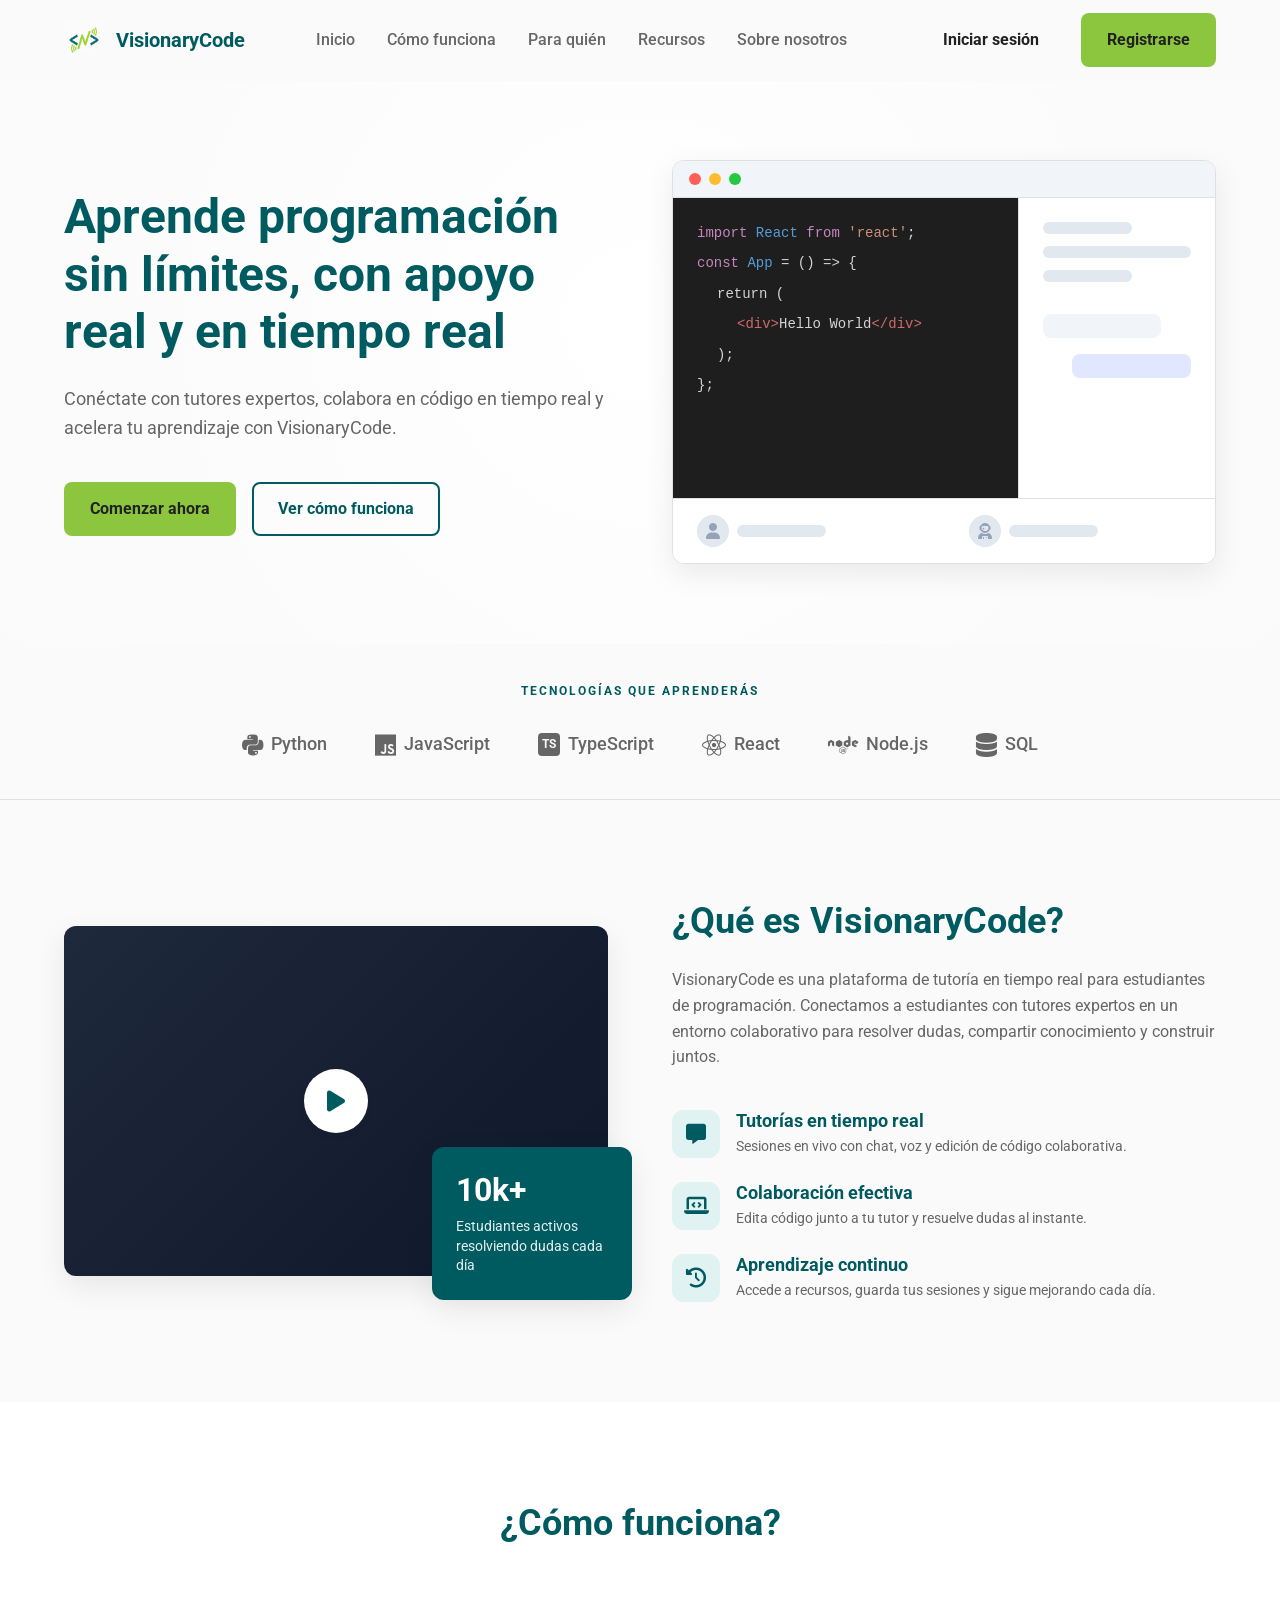
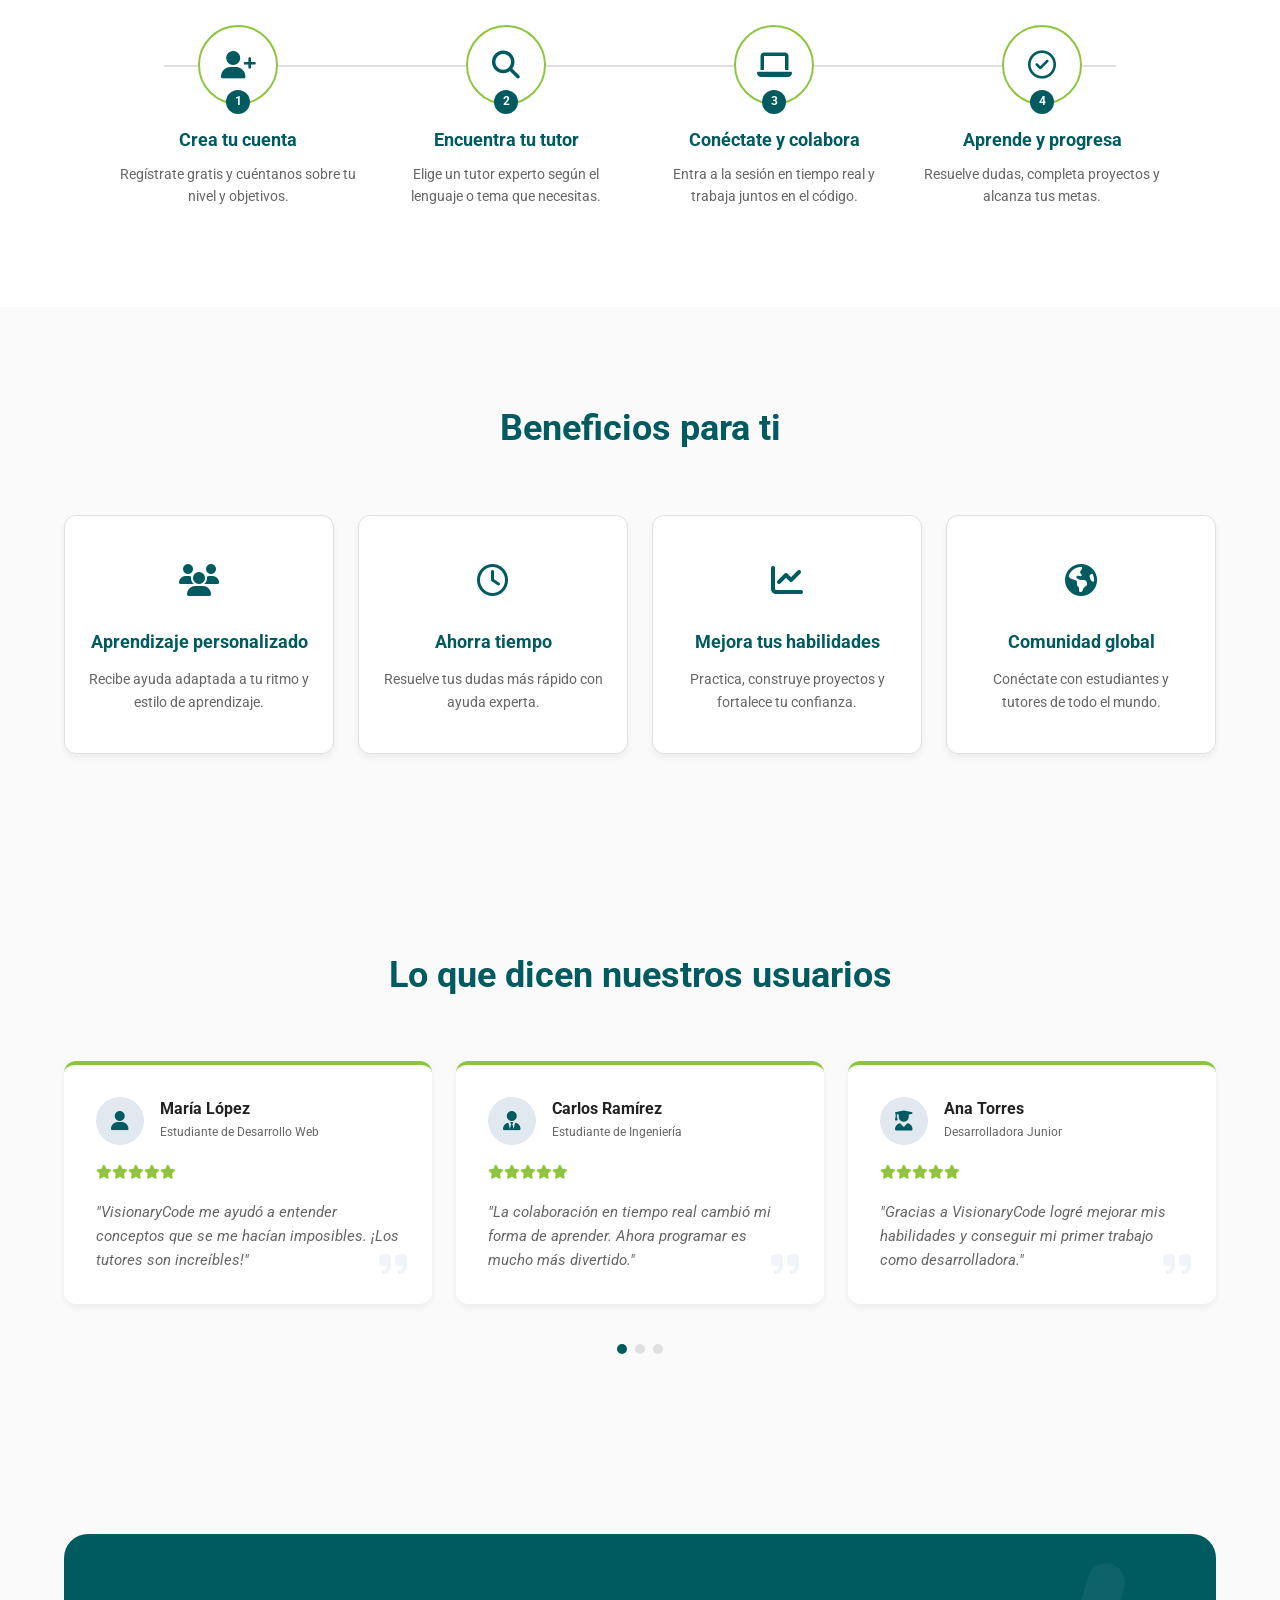
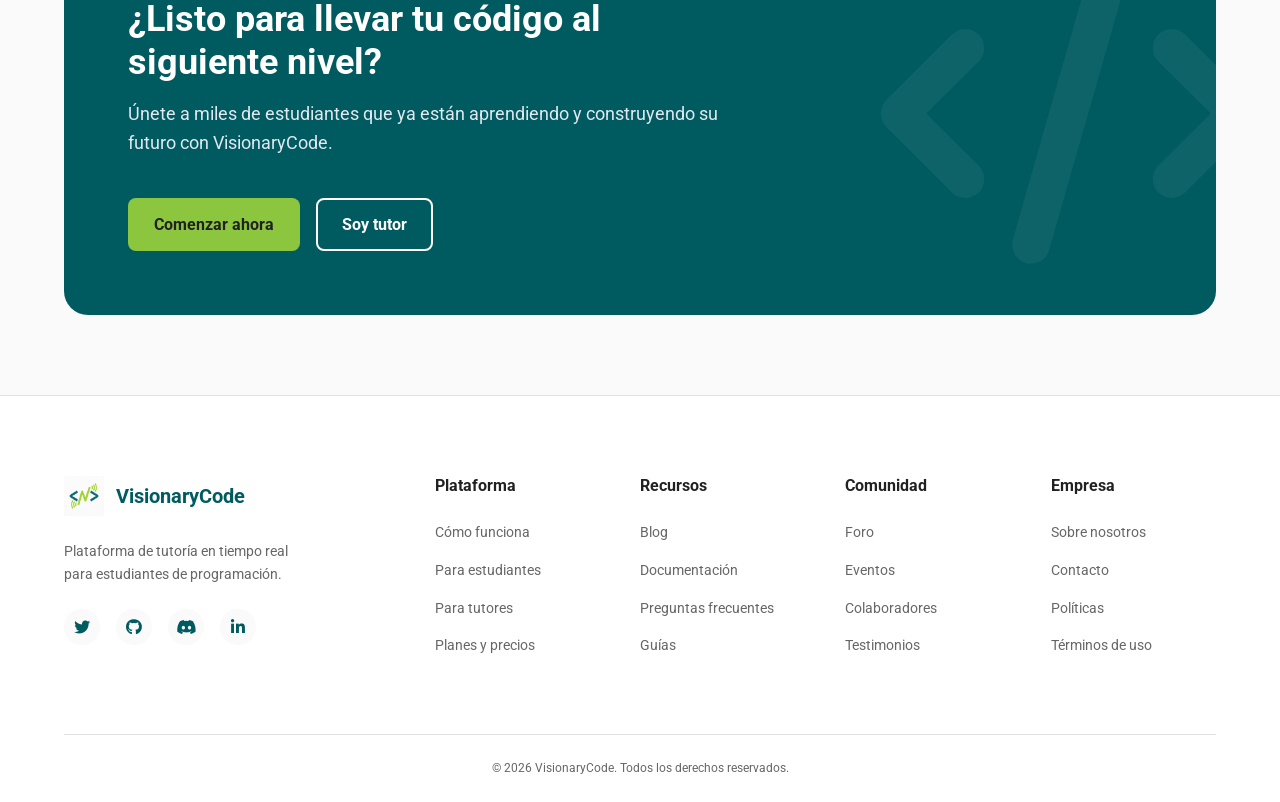
<file: docs/index.html>
<!DOCTYPE html>
<html lang="es">

<head>
  <meta charset="UTF-8">
  <meta name="viewport" content="width=device-width, initial-scale=1.0">
  <title>VisionaryCode | Aprende programación sin límites</title>
  <link rel="icon" href="favicon.ico">
  <link href="https://fonts.googleapis.com/css2?family=Roboto:wght@400;500;700&display=swap" rel="stylesheet">
  <link rel="stylesheet" href="https://cdnjs.cloudflare.com/ajax/libs/font-awesome/6.4.0/css/all.min.css">
  <link rel="stylesheet" href="assets/styles/styles.css">
</head>

<body class="using-mouse">

  <a href="#main" class="skip-link">Saltar al contenido principal</a>
  <div id="aria-live" class="sr-only" aria-live="assertive" aria-atomic="true"></div>

  <header class="navbar" id="navbar">
    <div class="container nav-container">
      <a href="#inicio" class="logo" aria-label="Inicio">
        <img src="assets/images/minilogo.jpg" alt="Ícono de VisionaryCode" class="logo-img">
        <span>VisionaryCode</span>
      </a>

      <nav class="nav-links" aria-label="Navegación principal">
        <a href="#inicio">Inicio</a>
        <a href="#como-funciona">Cómo funciona</a>
        <a href="#para-quien">Para quién</a>
        <a href="#recursos">Recursos</a>
        <a href="#sobre-nosotros">Sobre nosotros</a>
      </nav>

      <div class="nav-actions">
        <a href="auth/login.html" class="btn btn-ghost">Iniciar sesión</a>
        <a href="auth/register.html" class="btn btn-accent">Registrarse</a>
      </div>

      <button class="mobile-menu-btn" id="mobileMenuBtn" aria-label="Abrir menú" aria-expanded="false" aria-controls="navbar">
        <i class="fa-solid fa-bars"></i>
      </button>
    </div>
  </header>

  <main id="main">
    <section id="inicio" class="hero">
      <div class="container hero-container">
        <div class="hero-content">
          <h1>Aprende programación sin límites, con apoyo real y en tiempo real</h1>
          <p>Conéctate con tutores expertos, colabora en código en tiempo real y acelera tu aprendizaje con VisionaryCode.</p>
          <div class="hero-buttons">
            <a href="auth/register.html" class="btn btn-accent">Comenzar ahora</a>
            <a href="#como-funciona" class="btn btn-outline">Ver cómo funciona</a>
          </div>
        </div>
        <div class="hero-visual" aria-hidden="true">
          <div class="mockup-window">
            <div class="mockup-header">
              <span class="dot red"></span>
              <span class="dot yellow"></span>
              <span class="dot green"></span>
            </div>
            <div class="mockup-body">
              <div class="mockup-editor">
                <div class="code-line"><span class="c-purple">import</span> <span class="c-blue">React</span> <span class="c-purple">from</span> <span class="c-orange">'react'</span>;</div>
                <div class="code-line"><span class="c-purple">const</span> <span class="c-blue">App</span> = () => {</div>
                <div class="code-line indent">return (</div>
                <div class="code-line indent-2"><span class="c-red">&lt;div&gt;</span>Hello World<span class="c-red">&lt;/div&gt;</span></div>
                <div class="code-line indent">);</div>
                <div class="code-line">};</div>
              </div>
              <div class="mockup-sidebar">
                <div class="skeleton-text short"></div>
                <div class="skeleton-text"></div>
                <div class="skeleton-text short"></div>
                <div class="chat-bubbles">
                  <div class="bubble gray"></div>
                  <div class="bubble purple"></div>
                </div>
              </div>
            </div>
            <div class="mockup-footer">
              <div class="user"><div class="avatar"><i class="fa-solid fa-user"></i></div> <div class="skeleton-text very-short"></div></div>
              <div class="user"><div class="avatar"><i class="fa-solid fa-user-astronaut"></i></div> <div class="skeleton-text very-short"></div></div>
            </div>
          </div>
        </div>
      </div>
    </section>

    <section class="technologies">
      <div class="container">
        <h6 class="section-subtitle">TECNOLOGÍAS QUE APRENDERÁS</h6>
        <div class="tech-grid">
          <div class="tech-item"><i class="fa-brands fa-python"></i> Python</div>
          <div class="tech-item"><i class="fa-brands fa-js"></i> JavaScript</div>
          <div class="tech-item"><span class="ts-icon">TS</span> TypeScript</div>
          <div class="tech-item"><i class="fa-brands fa-react"></i> React</div>
          <div class="tech-item"><i class="fa-brands fa-node"></i> Node.js</div>
          <div class="tech-item"><i class="fa-solid fa-database"></i> SQL</div>
        </div>
      </div>
    </section>

    <section id="sobre-nosotros" class="about">
      <div class="container about-container">
        <div class="about-visual">
          <div class="video-placeholder">
            <i class="fa-solid fa-play play-btn"></i>
          </div>
          <div class="stats-card">
            <h3>10k+</h3>
            <p>Estudiantes activos resolviendo dudas cada día</p>
          </div>
        </div>
        <div class="about-content">
          <h2>¿Qué es VisionaryCode?</h2>
          <p>VisionaryCode es una plataforma de tutoría en tiempo real para estudiantes de programación. Conectamos a estudiantes con tutores expertos en un entorno colaborativo para resolver dudas, compartir conocimiento y construir juntos.</p>

          <ul class="feature-list">
            <li>
              <div class="feature-icon"><i class="fa-solid fa-message"></i></div>
              <div class="feature-text">
                <h4>Tutorías en tiempo real</h4>
                <p>Sesiones en vivo con chat, voz y edición de código colaborativa.</p>
              </div>
            </li>
            <li>
              <div class="feature-icon"><i class="fa-solid fa-laptop-code"></i></div>
              <div class="feature-text">
                <h4>Colaboración efectiva</h4>
                <p>Edita código junto a tu tutor y resuelve dudas al instante.</p>
              </div>
            </li>
            <li>
              <div class="feature-icon"><i class="fa-solid fa-clock-rotate-left"></i></div>
              <div class="feature-text">
                <h4>Aprendizaje continuo</h4>
                <p>Accede a recursos, guarda tus sesiones y sigue mejorando cada día.</p>
              </div>
            </li>
          </ul>
        </div>
      </div>
    </section>

    <section id="como-funciona" class="how-it-works">
      <div class="container">
        <h2 class="text-center">¿Cómo funciona?</h2>
        <div class="steps-container">
          <div class="steps-line"></div>

          <div class="step">
            <div class="step-icon"><i class="fa-solid fa-user-plus"></i></div>
            <div class="step-number">1</div>
            <h4>Crea tu cuenta</h4>
            <p>Regístrate gratis y cuéntanos sobre tu nivel y objetivos.</p>
          </div>
          <div class="step">
            <div class="step-icon"><i class="fa-solid fa-magnifying-glass"></i></div>
            <div class="step-number">2</div>
            <h4>Encuentra tu tutor</h4>
            <p>Elige un tutor experto según el lenguaje o tema que necesitas.</p>
          </div>
          <div class="step">
            <div class="step-icon"><i class="fa-solid fa-laptop"></i></div>
            <div class="step-number">3</div>
            <h4>Conéctate y colabora</h4>
            <p>Entra a la sesión en tiempo real y trabaja juntos en el código.</p>
          </div>
          <div class="step">
            <div class="step-icon"><i class="fa-regular fa-circle-check"></i></div>
            <div class="step-number">4</div>
            <h4>Aprende y progresa</h4>
            <p>Resuelve dudas, completa proyectos y alcanza tus metas.</p>
          </div>
        </div>
      </div>
    </section>

    <section id="para-quien" class="benefits">
      <div class="container">
        <h2 class="text-center">Beneficios para ti</h2>
        <div class="benefits-grid">
          <div class="benefit-card">
            <div class="icon"><i class="fa-solid fa-users"></i></div>
            <h4>Aprendizaje personalizado</h4>
            <p>Recibe ayuda adaptada a tu ritmo y estilo de aprendizaje.</p>
          </div>
          <div class="benefit-card">
            <div class="icon"><i class="fa-regular fa-clock"></i></div>
            <h4>Ahorra tiempo</h4>
            <p>Resuelve tus dudas más rápido con ayuda experta.</p>
          </div>
          <div class="benefit-card">
            <div class="icon"><i class="fa-solid fa-chart-line"></i></div>
            <h4>Mejora tus habilidades</h4>
            <p>Practica, construye proyectos y fortalece tu confianza.</p>
          </div>
          <div class="benefit-card">
            <div class="icon"><i class="fa-solid fa-earth-americas"></i></div>
            <h4>Comunidad global</h4>
            <p>Conéctate con estudiantes y tutores de todo el mundo.</p>
          </div>
        </div>
      </div>
    </section>

    <section class="testimonials">
      <div class="container">
        <h2 class="text-center">Lo que dicen nuestros usuarios</h2>
        <div class="testimonial-grid">
          <div class="testimonial-card">
            <div class="user-info">
              <div class="user-avatar"><i class="fa-solid fa-user"></i></div>
              <div>
                <h4>María López</h4>
                <span>Estudiante de Desarrollo Web</span>
              </div>
            </div>
            <div class="stars">
              <i class="fa-solid fa-star"></i><i class="fa-solid fa-star"></i><i class="fa-solid fa-star"></i><i class="fa-solid fa-star"></i><i class="fa-solid fa-star"></i>
            </div>
            <p>"VisionaryCode me ayudó a entender conceptos que se me hacían imposibles. ¡Los tutores son increíbles!"</p>
            <i class="fa-solid fa-quote-right quote-icon"></i>
          </div>

          <div class="testimonial-card">
            <div class="user-info">
              <div class="user-avatar"><i class="fa-solid fa-user-tie"></i></div>
              <div>
                <h4>Carlos Ramírez</h4>
                <span>Estudiante de Ingeniería</span>
              </div>
            </div>
            <div class="stars">
              <i class="fa-solid fa-star"></i><i class="fa-solid fa-star"></i><i class="fa-solid fa-star"></i><i class="fa-solid fa-star"></i><i class="fa-solid fa-star"></i>
            </div>
            <p>"La colaboración en tiempo real cambió mi forma de aprender. Ahora programar es mucho más divertido."</p>
            <i class="fa-solid fa-quote-right quote-icon"></i>
          </div>

          <div class="testimonial-card">
            <div class="user-info">
              <div class="user-avatar"><i class="fa-solid fa-user-graduate"></i></div>
              <div>
                <h4>Ana Torres</h4>
                <span>Desarrolladora Junior</span>
              </div>
            </div>
            <div class="stars">
              <i class="fa-solid fa-star"></i><i class="fa-solid fa-star"></i><i class="fa-solid fa-star"></i><i class="fa-solid fa-star"></i><i class="fa-solid fa-star"></i>
            </div>
            <p>"Gracias a VisionaryCode logré mejorar mis habilidades y conseguir mi primer trabajo como desarrolladora."</p>
            <i class="fa-solid fa-quote-right quote-icon"></i>
          </div>
        </div>
        <div class="pagination-dots">
          <span class="dot active"></span>
          <span class="dot"></span>
          <span class="dot"></span>
        </div>
      </div>
    </section>

    <section class="cta-bottom">
      <div class="container">
        <div class="cta-box">
          <div class="cta-content">
            <h2>¿Listo para llevar tu código al siguiente nivel?</h2>
            <p>Únete a miles de estudiantes que ya están aprendiendo y construyendo su futuro con VisionaryCode.</p>
            <div class="cta-buttons">
              <a href="auth/register.html" class="btn btn-accent">Comenzar ahora</a>
              <a href="auth/register.html?role=mentor" class="btn btn-outline-light">Soy tutor</a>
            </div>
          </div>
          <div class="cta-icon">
            <i class="fa-solid fa-code"></i>
          </div>
        </div>
      </div>
    </section>
  </main>

  <footer class="footer">
    <div class="container">
      <div class="footer-grid">
        <div class="footer-brand">
          <a href="#inicio" class="logo">
            <img src="assets/images/minilogo.jpg" alt="Ícono de VisionaryCode" class="logo-img">
            <span>VisionaryCode</span>
          </a>
          <p>Plataforma de tutoría en tiempo real para estudiantes de programación.</p>
          <div class="social-links">
            <a href="#" aria-label="Twitter"><i class="fa-brands fa-twitter"></i></a>
            <a href="https://github.com/1ASI0385-2610-16280-visionarycode/visionarycode-landingpage" aria-label="GitHub" target="_blank" rel="noopener"><i class="fa-brands fa-github"></i></a>
            <a href="#" aria-label="Discord"><i class="fa-brands fa-discord"></i></a>
            <a href="#" aria-label="LinkedIn"><i class="fa-brands fa-linkedin-in"></i></a>
          </div>
        </div>
        <div class="footer-col">
          <h4>Plataforma</h4>
          <ul>
            <li><a href="#como-funciona">Cómo funciona</a></li>
            <li><a href="auth/register.html?role=student">Para estudiantes</a></li>
            <li><a href="auth/register.html?role=mentor">Para tutores</a></li>
            <li><a href="#">Planes y precios</a></li>
          </ul>
        </div>
        <div class="footer-col">
          <h4>Recursos</h4>
          <ul>
            <li><a href="#">Blog</a></li>
            <li><a href="#">Documentación</a></li>
            <li><a href="#">Preguntas frecuentes</a></li>
            <li><a href="#">Guías</a></li>
          </ul>
        </div>
        <div class="footer-col">
          <h4>Comunidad</h4>
          <ul>
            <li><a href="#">Foro</a></li>
            <li><a href="#">Eventos</a></li>
            <li><a href="#">Colaboradores</a></li>
            <li><a href="#">Testimonios</a></li>
          </ul>
        </div>
        <div class="footer-col">
          <h4>Empresa</h4>
          <ul>
            <li><a href="#sobre-nosotros">Sobre nosotros</a></li>
            <li><a href="#">Contacto</a></li>
            <li><a href="#">Políticas</a></li>
            <li><a href="#">Términos de uso</a></li>
          </ul>
        </div>
      </div>
      <div class="footer-bottom">
        <p>&copy; 2026 VisionaryCode. Todos los derechos reservados.</p>
      </div>
    </div>
  </footer>

  <script src="assets/scripts/main.js"></script>
</body>

</html>
</file>
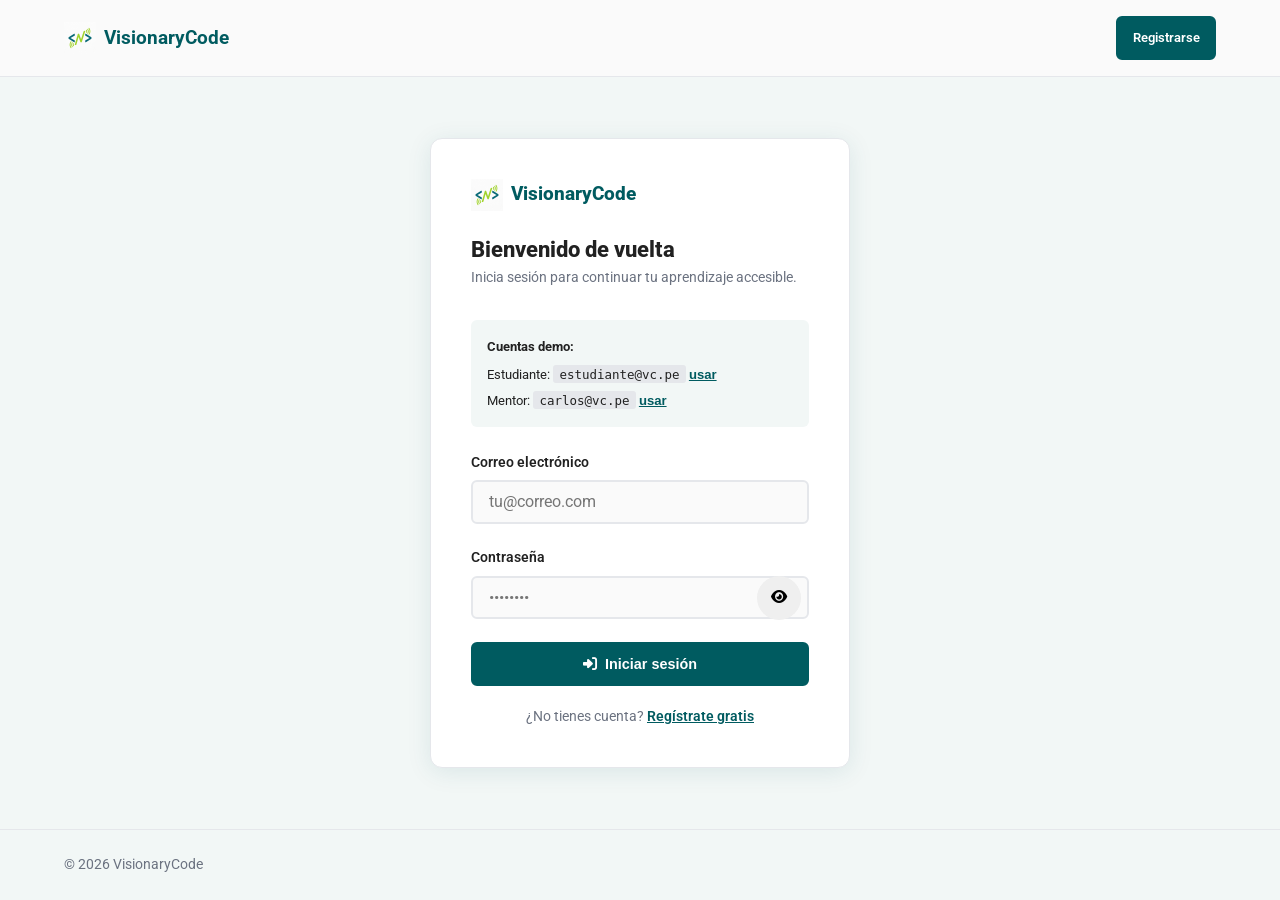
<file: docs/auth/login.html>
<!DOCTYPE html>
<html lang="es">

<head>
  <meta charset="UTF-8">
  <meta name="viewport" content="width=device-width, initial-scale=1.0">
  <title>Iniciar sesión — VisionaryCode</title>
  <link href="https://fonts.googleapis.com/css2?family=Roboto:wght@400;500;700;800&display=swap" rel="stylesheet">
  <link rel="stylesheet" href="https://cdnjs.cloudflare.com/ajax/libs/font-awesome/6.4.0/css/all.min.css">
  <link rel="icon" href="../favicon.ico">
  <link rel="stylesheet" href="../assets/styles/main.css">
  <style>
    body {
      background: var(--bg-secondary);
      display: flex;
      flex-direction: column;
      min-height: 100vh;
    }

    .auth-wrap {
      flex: 1;
      display: flex;
      align-items: center;
      justify-content: center;
      padding: 2rem 1rem;
    }

    .auth-card {
      background: var(--surface);
      border: 1px solid var(--border);
      border-radius: var(--radius);
      padding: 2.5rem;
      width: 100%;
      max-width: 420px;
      box-shadow: var(--shadow);
    }

    .auth-logo {
      display: flex;
      align-items: center;
      gap: .5rem;
      color: var(--primary);
      font-size: 1.2rem;
      font-weight: 800;
      margin-bottom: 1.5rem;
      text-decoration: none;
    }

    .auth-title {
      font-size: 1.4rem;
      font-weight: 800;
      margin-bottom: .25rem;
    }

    .auth-sub {
      color: var(--text-muted);
      font-size: .9rem;
      margin-bottom: 2rem;
    }

    .demo-accounts {
      background: var(--bg-secondary);
      border-radius: var(--radius-sm);
      padding: 1rem;
      margin-bottom: 1.5rem;
      font-size: .82rem;
    }

    .demo-accounts strong {
      display: block;
      margin-bottom: .4rem;
      color: var(--text);
    }

    .demo-accounts code {
      font-family: monospace;
      background: var(--border);
      padding: .1rem .4rem;
      border-radius: 3px;
      font-size: .78rem;
    }

    .demo-btn {
      cursor: pointer;
      color: var(--primary);
      border: none;
      background: none;
      font-size: .82rem;
      font-weight: 600;
      text-decoration: underline;
    }
  </style>
</head>

<body>
  <a href="#main" class="skip-link">Saltar al formulario</a>
  <div id="aria-live" class="sr-only" aria-live="assertive" aria-atomic="true"></div>

  <header class="navbar" role="banner">
    <div class="container nav-container">
      <a href="../index.html" class="logo"><img src="../assets/images/minilogo.jpg" alt="VisionaryCode" class="logo-img"> VisionaryCode</a>
      <div class="nav-actions">
        <a href="register.html" class="btn btn-primary btn-sm">Registrarse</a>
      </div>
    </div>
  </header>

  <main id="main" class="auth-wrap">
    <div class="auth-card">
      <a href="../index.html" class="auth-logo"><img src="../assets/images/minilogo.jpg" alt="VisionaryCode" class="logo-img"> VisionaryCode</a>
      <h1 class="auth-title">Bienvenido de vuelta</h1>
      <p class="auth-sub">Inicia sesión para continuar tu aprendizaje accesible.</p>

      <!-- Cuentas demo -->
      <div class="demo-accounts" role="region" aria-label="Cuentas de demostración">
        <strong>Cuentas demo:</strong>
        <div style="display:flex;flex-direction:column;gap:.3rem">
          <span>Estudiante: <code>estudiante@vc.pe</code>
            <button class="demo-btn" onclick="fillDemo('student')" aria-label="Usar cuenta de estudiante demo">usar</button>
          </span>
          <span>Mentor: <code>carlos@vc.pe</code>
            <button class="demo-btn" onclick="fillDemo('mentor')" aria-label="Usar cuenta de mentor demo">usar</button>
          </span>
        </div>
      </div>

      <form id="login-form" novalidate aria-label="Formulario de inicio de sesión">
        <div class="form-group">
          <label for="email">Correo electrónico</label>
          <input type="email" id="email" name="email" autocomplete="email" placeholder="tu@correo.com" required aria-required="true" aria-describedby="email-err">
          <span id="email-err" class="error-msg" role="alert" aria-live="polite"></span>
        </div>
        <div class="form-group">
          <label for="password">Contraseña</label>
          <div style="position:relative">
            <input type="password" id="password" name="password" autocomplete="current-password" placeholder="••••••••" required aria-required="true" aria-describedby="pw-err">
            <button type="button" id="toggle-pw" class="btn btn-icon" style="position:absolute;right:.5rem;top:50%;transform:translateY(-50%);font-size:.9rem" aria-label="Mostrar contraseña">
              <i class="fa-solid fa-eye" aria-hidden="true"></i>
            </button>
          </div>
          <span id="pw-err" class="error-msg" role="alert" aria-live="polite"></span>
        </div>

        <div id="login-error" class="alert alert-error" role="alert" style="display:none;margin-bottom:1rem"></div>

        <button type="submit" class="btn btn-primary" style="width:100%" id="submit-btn">
          <i class="fa-solid fa-right-to-bracket" aria-hidden="true"></i>
          Iniciar sesión
        </button>
      </form>

      <p style="text-align:center;margin-top:1.25rem;font-size:.9rem;color:var(--text-muted)">
        ¿No tienes cuenta? <a href="register.html" style="color:var(--primary);font-weight:600">Regístrate gratis</a>
      </p>
    </div>
  </main>

  <footer class="footer">
    <div class="container footer-inner"><span>© 2026 VisionaryCode</span></div>
  </footer>

  <script src="../assets/scripts/app.js"></script>
  <script>
    function fillDemo(type) {
      if (type === 'student') {
        document.getElementById('email').value = 'estudiante@vc.pe';
        document.getElementById('password').value = 'demo1234';
      } else {
        document.getElementById('email').value = 'carlos@vc.pe';
        document.getElementById('password').value = 'demo1234';
      }
      TTS.speak('Cuenta de ' + (type === 'student' ? 'estudiante' : 'mentor') + ' cargada. Presiona Enter para iniciar sesión.');
    }

    document.getElementById('toggle-pw').addEventListener('click', function() {
      const pw = document.getElementById('password');
      const showing = pw.type === 'text';
      pw.type = showing ? 'password' : 'text';
      this.setAttribute('aria-label', showing ? 'Mostrar contraseña' : 'Ocultar contraseña');
      this.querySelector('i').className = 'fa-solid fa-eye' + (showing ? '' : '-slash');
      TTS.speak(showing ? 'Contraseña oculta' : 'Contraseña visible');
    });

    document.getElementById('login-form').addEventListener('submit', function(e) {
      e.preventDefault();
      const email = document.getElementById('email').value.trim();
      const pw = document.getElementById('password').value;
      const errBox = document.getElementById('login-error');
      errBox.style.display = 'none';

      if (!email) {
        document.getElementById('email-err').textContent = 'Ingresa tu correo.';
        TTS.speak('Error: ingresa tu correo.');
        return;
      }
      if (!pw) {
        document.getElementById('pw-err').textContent = 'Ingresa tu contraseña.';
        TTS.speak('Error: ingresa tu contraseña.');
        return;
      }

      document.getElementById('email-err').textContent = '';
      document.getElementById('pw-err').textContent = '';

      const btn = document.getElementById('submit-btn');
      btn.disabled = true;
      btn.textContent = 'Ingresando...';

      setTimeout(() => {
        const user = Auth.login(email, pw);
        if (!user) {
          errBox.style.display = 'flex';
          errBox.innerHTML = '<i class="fa-solid fa-circle-exclamation"></i> Correo o contraseña incorrectos. Usa una cuenta demo o regístrate.';
          TTS.speak('Error: correo o contraseña incorrectos.', true);
          btn.disabled = false;
          btn.innerHTML = '<i class="fa-solid fa-right-to-bracket"></i> Iniciar sesión';
          return;
        }
        TTS.speak('Inicio de sesión exitoso. Bienvenido ' + user.name);
        TTS.playEarcon('success');
        if (user.role === 'student') window.location.href = '../student/dashboard.html';
        else window.location.href = '../mentor/dashboard.html';
      }, 600);
    });
  </script>
</body>

</html>
</file>
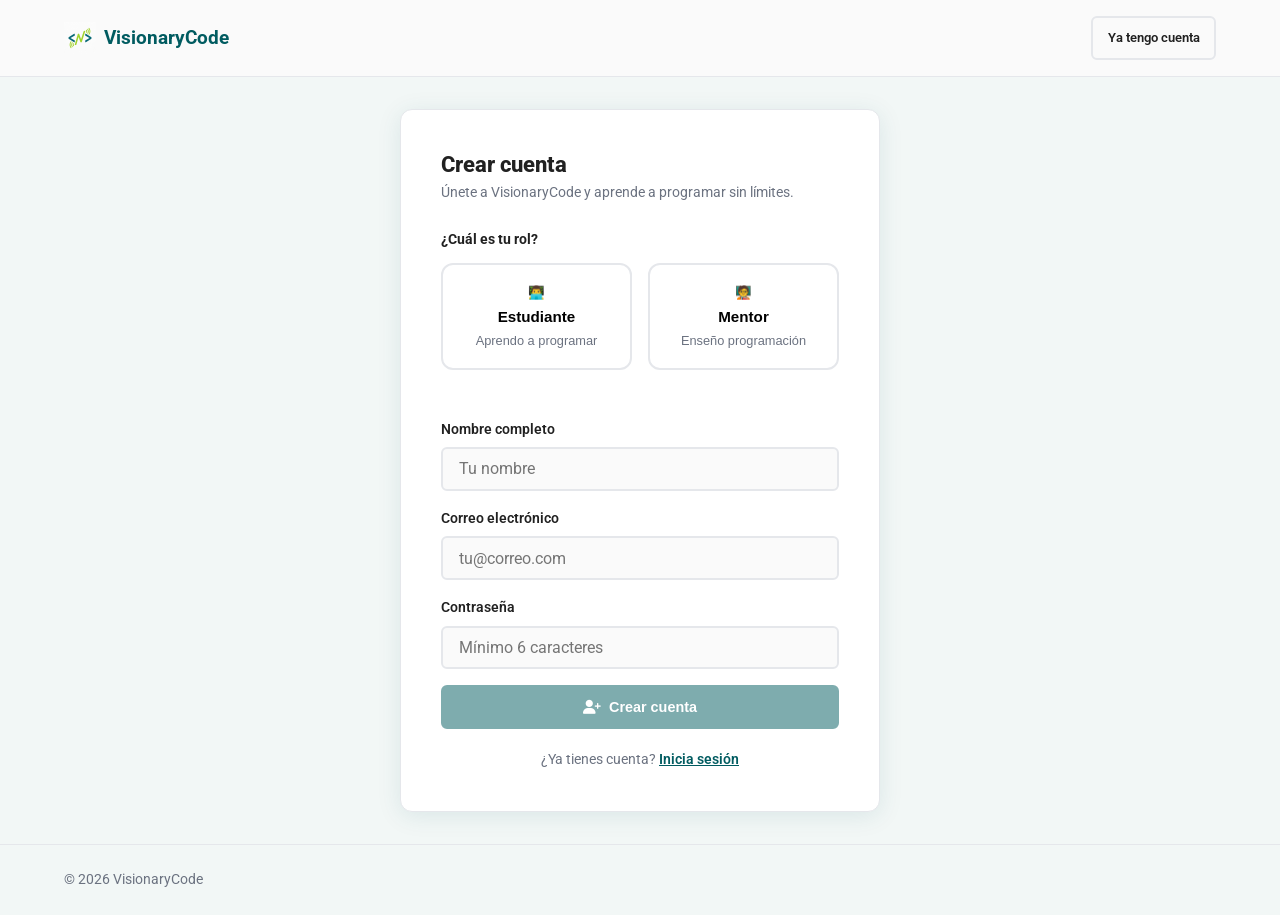
<file: docs/auth/register.html>
<!DOCTYPE html>
<html lang="es">

<head>
  <meta charset="UTF-8">
  <meta name="viewport" content="width=device-width, initial-scale=1.0">
  <title>Registro — VisionaryCode</title>
  <link href="https://fonts.googleapis.com/css2?family=Roboto:wght@400;500;700;800&display=swap" rel="stylesheet">
  <link rel="stylesheet" href="https://cdnjs.cloudflare.com/ajax/libs/font-awesome/6.4.0/css/all.min.css">
  <link rel="icon" href="../favicon.ico">
  <link rel="stylesheet" href="../assets/styles/main.css">
  <style>
    body {
      background: var(--bg-secondary);
      display: flex;
      flex-direction: column;
      min-height: 100vh;
    }

    .auth-wrap {
      flex: 1;
      display: flex;
      align-items: center;
      justify-content: center;
      padding: 2rem 1rem;
    }

    .auth-card {
      background: var(--surface);
      border: 1px solid var(--border);
      border-radius: var(--radius);
      padding: 2.5rem;
      width: 100%;
      max-width: 480px;
      box-shadow: var(--shadow);
    }

    .auth-title {
      font-size: 1.4rem;
      font-weight: 800;
      margin-bottom: .25rem;
    }

    .auth-sub {
      color: var(--text-muted);
      font-size: .9rem;
      margin-bottom: 1.5rem;
    }

    .role-selector {
      display: grid;
      grid-template-columns: 1fr 1fr;
      gap: 1rem;
      margin-bottom: 1.5rem;
    }

    .role-btn {
      padding: 1.25rem 1rem;
      border: 2px solid var(--border);
      border-radius: var(--radius);
      cursor: pointer;
      background: var(--surface);
      text-align: center;
      transition: border-color.2s, background.2s;
      display: flex;
      flex-direction: column;
      align-items: center;
      gap: .5rem;
    }

    .role-btn.icon {
      font-size: 2rem;
    }

    .role-btn strong {
      font-size: .95rem;
    }

    .role-btn small {
      font-size: .8rem;
      color: var(--text-muted);
    }

    .role-btn[aria-pressed="true"] {
      border-color: var(--primary);
      background: var(--primary-light);
    }

    .role-btn[aria-pressed="true"] strong {
      color: var(--primary);
    }

    .lang-grid {
      display: flex;
      flex-wrap: wrap;
      gap: .5rem;
    }

    .lang-chip {
      padding: .35rem .9rem;
      border: 2px solid var(--border);
      border-radius: 99px;
      cursor: pointer;
      font-size: .85rem;
      font-weight: 600;
      background: var(--surface);
      transition: all.2s;
    }

    .lang-chip.selected {
      border-color: var(--primary);
      background: var(--primary-light);
      color: var(--primary);
    }

    #mentor-fields {
      display: none;
    }

    #student-fields {
      display: none;
    }
  </style>
</head>

<body>
  <a href="#main" class="skip-link">Saltar al formulario de registro</a>
  <div id="aria-live" class="sr-only" aria-live="assertive" aria-atomic="true"></div>

  <header class="navbar" role="banner">
    <div class="container nav-container">
      <a href="../index.html" class="logo"><img src="../assets/images/minilogo.jpg" alt="VisionaryCode" class="logo-img"> VisionaryCode</a>
      <div class="nav-actions">
        <a href="login.html" class="btn btn-ghost btn-sm">Ya tengo cuenta</a>
      </div>
    </div>
  </header>

  <main id="main" class="auth-wrap">
    <div class="auth-card">
      <h1 class="auth-title">Crear cuenta</h1>
      <p class="auth-sub">Únete a VisionaryCode y aprende a programar sin límites.</p>

      <!-- Selector de rol -->
      <fieldset style="border:none;padding:0;margin:0 0 1.5rem">
        <legend style="font-weight:700;font-size:.9rem;margin-bottom:.75rem">¿Cuál es tu rol?</legend>
        <div class="role-selector" role="group" aria-label="Selecciona tu rol">
          <button type="button" class="role-btn" id="role-student" aria-pressed="false" onclick="selectRole('student')" aria-describedby="role-student-desc">
            <span class="icon" aria-hidden="true">👨‍💻</span>
            <strong>Estudiante</strong>
            <small id="role-student-desc">Aprendo a programar</small>
          </button>
          <button type="button" class="role-btn" id="role-mentor" aria-pressed="false" onclick="selectRole('mentor')" aria-describedby="role-mentor-desc">
            <span class="icon" aria-hidden="true">🧑‍🏫</span>
            <strong>Mentor</strong>
            <small id="role-mentor-desc">Enseño programación</small>
          </button>
        </div>
      </fieldset>

      <form id="register-form" novalidate aria-label="Formulario de registro">
        <div class="form-group">
          <label for="name">Nombre completo</label>
          <input type="text" id="name" autocomplete="name" placeholder="Tu nombre" required aria-required="true">
        </div>
        <div class="form-group">
          <label for="email">Correo electrónico</label>
          <input type="email" id="email" autocomplete="email" placeholder="tu@correo.com" required aria-required="true">
        </div>
        <div class="form-group">
          <label for="password">Contraseña</label>
          <input type="password" id="password" autocomplete="new-password" placeholder="Mínimo 6 caracteres" required aria-required="true" minlength="6">
        </div>

        <!-- Campos específicos de estudiante -->
        <div id="student-fields" aria-label="Información de estudiante">
          <div class="form-group">
            <label for="level">Nivel de programación</label>
            <select id="level" aria-required="true">
              <option value="">Selecciona tu nivel</option>
              <option value="beginner">Principiante</option>
              <option value="intermediate">Intermedio</option>
              <option value="advanced">Avanzado</option>
            </select>
          </div>
        </div>

        <!-- Campos específicos de mentor -->
        <div id="mentor-fields" aria-label="Información de mentor">
          <div class="form-group">
            <label>Lenguajes que dominas</label>
            <p class="hint" id="lang-hint">Selecciona al menos uno para recibir solicitudes.</p>
            <div class="lang-grid" role="group" aria-labelledby="lang-hint">
              <button type="button" class="lang-chip" data-lang="Python" onclick="toggleLang(this)" aria-pressed="false">Python</button>
              <button type="button" class="lang-chip" data-lang="JavaScript" onclick="toggleLang(this)" aria-pressed="false">JavaScript</button>
              <button type="button" class="lang-chip" data-lang="TypeScript" onclick="toggleLang(this)" aria-pressed="false">TypeScript</button>
              <button type="button" class="lang-chip" data-lang="React" onclick="toggleLang(this)" aria-pressed="false">React</button>
              <button type="button" class="lang-chip" data-lang="Node.js" onclick="toggleLang(this)" aria-pressed="false">Node.js</button>
              <button type="button" class="lang-chip" data-lang="SQL" onclick="toggleLang(this)" aria-pressed="false">SQL</button>
            </div>
          </div>
          <div class="form-group">
            <label for="bio">Breve presentación</label>
            <textarea id="bio" rows="3" placeholder="Cuéntanos tu experiencia como desarrollador..."></textarea>
          </div>
        </div>

        <div id="reg-error" class="alert alert-error" role="alert" style="display:none;margin-bottom:1rem"></div>

        <button type="submit" id="submit-btn" class="btn btn-primary" style="width:100%" disabled>
          <i class="fa-solid fa-user-plus" aria-hidden="true"></i>
          Crear cuenta
        </button>
      </form>

      <p style="text-align:center;margin-top:1.25rem;font-size:.9rem;color:var(--text-muted)">
        ¿Ya tienes cuenta? <a href="login.html" style="color:var(--primary);font-weight:600">Inicia sesión</a>
      </p>
    </div>
  </main>

  <footer class="footer">
    <div class="container footer-inner"><span>© 2026 VisionaryCode</span></div>
  </footer>

  <script src="../assets/scripts/app.js"></script>
  <script>
    let selectedRole = null;
    const selectedLangs = new Set();

    // Pre-select from URL param
    const params = new URLSearchParams(location.search);
    if (params.get('role')) setTimeout(() => selectRole(params.get('role')), 100);

    function selectRole(role) {
      selectedRole = role;
      document.getElementById('role-student').setAttribute('aria-pressed', role === 'student');
      document.getElementById('role-mentor').setAttribute('aria-pressed', role === 'mentor');
      document.getElementById('student-fields').style.display = role === 'student' ? 'block' : 'none';
      document.getElementById('mentor-fields').style.display = role === 'mentor' ? 'block' : 'none';
      document.getElementById('submit-btn').disabled = false;
      TTS.speak('Rol seleccionado: ' + (role === 'student' ? 'Estudiante' : 'Mentor'));
    }

    function toggleLang(btn) {
      const lang = btn.dataset.lang;
      if (selectedLangs.has(lang)) {
        selectedLangs.delete(lang);
        btn.classList.remove('selected');
        btn.setAttribute('aria-pressed', 'false');
      } else {
        selectedLangs.add(lang);
        btn.classList.add('selected');
        btn.setAttribute('aria-pressed', 'true');
      }
      TTS.speak(lang + (selectedLangs.has(lang) ? ' seleccionado' : ' deseleccionado'));
    }

    document.getElementById('register-form').addEventListener('submit', function(e) {
      e.preventDefault();
      const errBox = document.getElementById('reg-error');
      errBox.style.display = 'none';

      if (!selectedRole) {
        errBox.style.display = 'flex';
        errBox.textContent = 'Selecciona un rol.';
        TTS.speak('Error: selecciona un rol.');
        return;
      }
      const name = document.getElementById('name').value.trim();
      const email = document.getElementById('email').value.trim();
      const password = document.getElementById('password').value;
      if (!name || !email || !password) {
        errBox.style.display = 'flex';
        errBox.textContent = 'Completa todos los campos obligatorios.';
        TTS.speak('Error: completa todos los campos.');
        return;
      }
      if (password.length < 6) {
        errBox.style.display = 'flex';
        errBox.textContent = 'La contraseña debe tener al menos 6 caracteres.';
        TTS.speak('Error: contraseña muy corta.');
        return;
      }
      if (selectedRole === 'mentor' && selectedLangs.size === 0) {
        errBox.style.display = 'flex';
        errBox.textContent = 'Selecciona al menos un lenguaje de especialidad.';
        TTS.speak('Error: selecciona al menos un lenguaje.');
        return;
      }

      const btn = document.getElementById('submit-btn');
      btn.disabled = true;
      btn.textContent = 'Creando cuenta...';

      const data = {
        name,
        email,
        password,
        role: selectedRole
      };
      if (selectedRole === 'mentor') {
        data.langs = [...selectedLangs];
        data.bio = document.getElementById('bio').value.trim();
      }
      if (selectedRole === 'student') {
        data.level = document.getElementById('level').value;
      }

      setTimeout(() => {
        const user = Auth.register(data);
        // anuncio de bienvenida
        TTS.speak('Cuenta creada exitosamente. Bienvenido a VisionaryCode, ' + user.name, true);
        TTS.playEarcon('success');
        toast('¡Bienvenido a VisionaryCode! 🎉', 'success', 4000);
        setTimeout(() => {
          if (user.role === 'student') window.location.href = '../student/dashboard.html';
          else window.location.href = '../mentor/dashboard.html';
        }, 1500);
      }, 700);
    });
  </script>
</body>

</html>
</file>
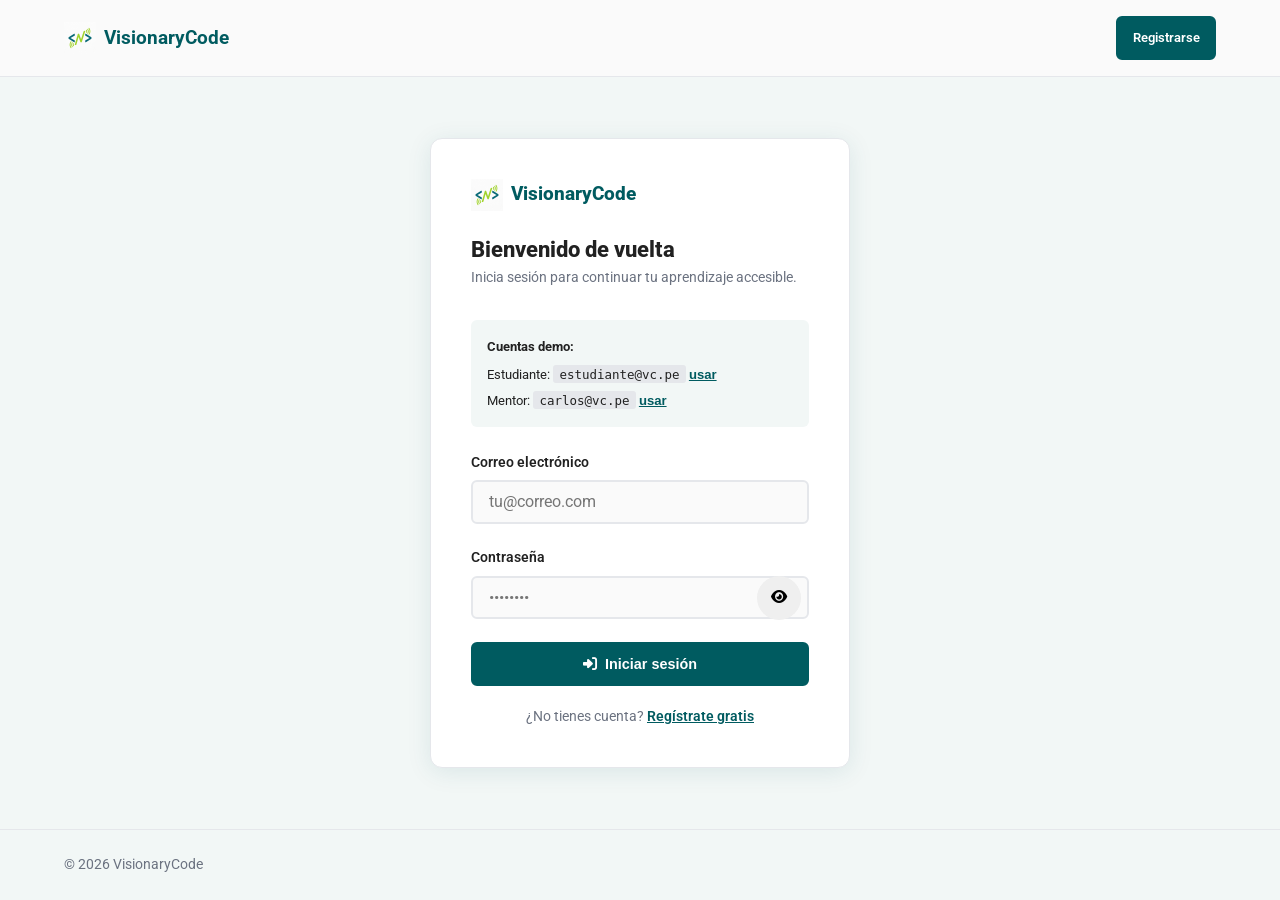
<file: docs/mentor/dashboard.html>
<!DOCTYPE html>
<html lang="es">

<head>
  <meta charset="UTF-8">
  <meta name="viewport" content="width=device-width, initial-scale=1.0">
  <title>Panel del Mentor — VisionaryCode</title>
  <link href="https://fonts.googleapis.com/css2?family=Roboto:wght@400;500;700;800&display=swap" rel="stylesheet">
  <link rel="stylesheet" href="https://cdnjs.cloudflare.com/ajax/libs/font-awesome/6.4.0/css/all.min.css">
  <link rel="icon" href="../favicon.ico">
  <link rel="stylesheet" href="../assets/styles/main.css">
  <style>
    .welcome-banner {
      background: linear-gradient(135deg, #065f46, #10b981);
      color: #fff;
      border-radius: var(--radius);
      padding: 2rem;
      margin-bottom: 1.5rem;
      display: flex;
      justify-content: space-between;
      align-items: center;
      flex-wrap: wrap;
      gap: 1rem;
    }

    .availability-card {
      background: var(--surface);
      border: 2px solid var(--border);
      border-radius: var(--radius);
      padding: 1.5rem;
      margin-bottom: 1.25rem;
    }

    .notification-item {
      display: flex;
      align-items: center;
      justify-content: space-between;
      padding: 1rem;
      background: var(--bg-secondary);
      border-radius: var(--radius-sm);
      margin-bottom: .75rem;
      border-left: 4px solid var(--primary);
    }

    .notification-item.new {
      background: var(--primary-light);
      animation: blink.8s ease 3;
    }

    @keyframes blink {

      0%,
      100% {
        opacity: 1
      }

      50% {
        opacity: .6
      }
    }

    .request-lang {
      display: flex;
      gap: .4rem;
      flex-wrap: wrap;
      margin-top: .3rem;
    }
  </style>
</head>

<body>
  <a href="#main" class="skip-link">Saltar al panel del mentor</a>
  <div id="aria-live" class="sr-only" aria-live="assertive" aria-atomic="true"></div>

  <header class="navbar" role="banner">
    <div class="container nav-container">
      <a href="../index.html" class="logo"><img src="../assets/images/minilogo.jpg" alt="VisionaryCode" class="logo-img"> VisionaryCode</a>
      <nav aria-label="Navegación principal">
        <ul class="nav-links">
          <li><a href="dashboard.html" class="active">Panel</a></li>
          <li><a href="requests.html">Solicitudes</a></li>
          <li><a href="volunteer.html">Horas</a></li>
        </ul>
      </nav>
      <div class="nav-actions" id="nav-user"></div>
    </div>
  </header>

  <main id="main" class="page-main" tabindex="-1">

    <!-- Welcome -->
    <div class="welcome-banner" role="region" aria-label="Bienvenida del mentor">
      <div>
        <h2>¡Hola, <span id="mentor-name">mentor</span>!</h2>
        <p style="opacity:.85;margin-top:.25rem">Gracias por contribuir a la educación inclusiva.</p>
        <p style="opacity:.7;font-size:.9rem;margin-top:.5rem">
          <i class="fa-solid fa-clock" aria-hidden="true"></i>
          <span id="total-hours">0</span> horas de voluntariado registradas
        </p>
      </div>
      <div style="display:flex;gap:.75rem;flex-wrap:wrap">
        <a href="requests.html" class="btn" style="background:rgba(255,255,255,.2);color:#fff;border-color:rgba(255,255,255,.4)">
          <i class="fa-solid fa-bell"></i> Ver solicitudes
        </a>
        <a href="volunteer.html" class="btn" style="background:rgba(255,255,255,.2);color:#fff;border-color:rgba(255,255,255,.4)">
          <i class="fa-solid fa-certificate"></i> Constancia
        </a>
      </div>
    </div>

    <!-- Disponibilidad -->
    <div class="availability-card" role="region" aria-label="Estado de disponibilidad">
      <div style="display:flex;justify-content:space-between;align-items:center;flex-wrap:wrap;gap:1rem">
        <div>
          <h2 style="font-size:1rem;font-weight:700;margin-bottom:.25rem">
            Mi disponibilidad
          </h2>
          <p style="font-size:.85rem;color:var(--text-muted)">
            Activa tu disponibilidad para recibir solicitudes de estudiantes.
          </p>
        </div>
        <div class="toggle-wrap">
          <button class="toggle" id="avail-toggle" role="switch" aria-checked="false" aria-label="Cambiar disponibilidad para recibir solicitudes" onclick="toggleAvailability()">
          </button>
          <span id="avail-label" style="font-weight:700;font-size:.9rem">Ocupado</span>
        </div>
      </div>
      <div id="avail-status" class="alert" style="margin-top:1rem" aria-live="polite"></div>
    </div>

    <!-- Stats -->
    <div class="dash-grid" style="margin-bottom:1.5rem" role="region" aria-label="Estadísticas del mentor">
      <div class="stat-card">
        <div class="stat-icon" style="background:#d1fae5;color:#065f46"><i class="fa-solid fa-users"></i></div>
        <div>
          <div class="stat-value" id="stat-sessions" style="color:#065f46">0</div>
          <div class="stat-label">Sesiones completadas</div>
        </div>
      </div>
      <div class="stat-card">
        <div class="stat-icon" style="background:#d1fae5;color:#065f46"><i class="fa-solid fa-clock"></i></div>
        <div>
          <div class="stat-value" id="stat-hours" style="color:#065f46">0h</div>
          <div class="stat-label">Horas voluntariado</div>
        </div>
      </div>
      <div class="stat-card">
        <div class="stat-icon" style="background:#d1fae5;color:#065f46"><i class="fa-solid fa-star"></i></div>
        <div>
          <div class="stat-value" id="stat-rating" style="color:#065f46">—</div>
          <div class="stat-label">Calificación promedio</div>
        </div>
      </div>
      <div class="stat-card">
        <div class="stat-icon" style="background:#d1fae5;color:#065f46"><i class="fa-solid fa-bell"></i></div>
        <div>
          <div class="stat-value" id="stat-pending" style="color:#065f46">0</div>
          <div class="stat-label">Solicitudes pendientes</div>
        </div>
      </div>
    </div>

    <!-- Solicitudes recientes -->
    <div class="card">
      <div class="card-header">
        <h2 class="card-title">Solicitudes recientes</h2>
        <a href="requests.html" class="btn btn-outline btn-sm">Ver todas</a>
      </div>
      <div id="requests-preview" aria-live="polite" role="region" aria-label="Solicitudes de mentoría recientes"></div>
    </div>

    <!-- Mis lenguajes -->
    <div class="card" style="margin-top:1.25rem">
      <div class="card-header">
        <h2 class="card-title">Mis especialidades</h2>
      </div>
      <div class="lang-tags" id="mentor-langs" aria-label="Lenguajes de especialidad"></div>
    </div>

  </main>
  <script src="../assets/scripts/app.js"></script>
  <script>
    const user = Auth.requireMentor();

    if (user) {
      document.getElementById('mentor-name').textContent = user.name.split(' ')[0];
      document.getElementById('total-hours').textContent = user.hours || 0;
      document.getElementById('stat-sessions').textContent = user.sessions || 0;
      document.getElementById('stat-hours').textContent = (user.hours || 0) + 'h';
      document.getElementById('stat-rating').textContent = user.rating ? user.rating.toFixed(1) + '★' : '—';

      // Availability
      const isAvail = user.available || false;
      setAvailability(isAvail);

      // Langs
      const langsEl = document.getElementById('mentor-langs');
      langsEl.innerHTML = (user.langs || []).map(l => `<span class="badge badge-primary">${l}</span>`).join('');

      // Pending requests
      const pending = Mentoring.getPendingRequests().filter(r => {
        const myLangs = user.langs || [];
        return !r.lang || myLangs.includes(r.lang);
      });
      document.getElementById('stat-pending').textContent = pending.length;

      // Preview requests
      const previewEl = document.getElementById('requests-preview');
      if (pending.length === 0) {
        previewEl.innerHTML = '<p style="color:var(--text-muted);font-size:.9rem;padding:.5rem 0">No hay solicitudes pendientes en este momento.</p>';
      } else {
        previewEl.innerHTML = pending.slice(0, 3).map(r => `
 <div class="notification-item new" role="article" aria-label="Solicitud de mentoría en ${r.lang||'general'}">
 <div>
 <strong><i class="fa-solid fa-circle" style="color:var(--primary);font-size:.6rem" aria-hidden="true"></i> Nueva solicitud</strong>
 <div class="request-lang">
 ${r.lang ? `<span class="badge badge-primary">${r.lang}</span>` : '<span class="badge badge-warning">General</span>'}
 </div>
 <div style="font-size:.82rem;color:var(--text-muted);margin-top:.3rem">${r.problem}</div>
 </div>
 <button class="btn btn-success btn-sm" onclick="acceptRequest('${r.id}')" aria-label="Aceptar solicitud de mentoría en ${r.lang||'general'}">
 <i class="fa-solid fa-check"></i> Aceptar
 </button>
 </div>`).join('');
        // Audio notification
        TTS.playEarcon('notify');
        TTS.speak(`Tienes ${pending.length} solicitud${pending.length>1?'es':''} pendiente${pending.length>1?'s':''} de estudiantes.`);
      }

      setTimeout(() => TTS.speak('Panel del mentor. Hola ' + user.name.split(' ')[0] + '. Tienes ' + pending.length + ' solicitudes pendientes. Activa tu disponibilidad para recibir más solicitudes.'), 500);
    }

    function setAvailability(on) {
      const toggle = document.getElementById('avail-toggle');
      const label = document.getElementById('avail-label');
      const status = document.getElementById('avail-status');
      toggle.classList.toggle('on', on);
      toggle.setAttribute('aria-checked', on);
      label.textContent = on ? 'En línea' : 'Ocupado';
      if (on) {
        status.className = 'alert alert-success';
        status.innerHTML = '<i class="fa-solid fa-circle-check"></i> Estás disponible. Los estudiantes pueden solicitar tu ayuda.';
      } else {
        status.className = 'alert alert-warning';
        status.innerHTML = '<i class="fa-solid fa-pause-circle"></i> Estás marcado como ocupado. No recibirás nuevas solicitudes.';
      }
    }

    function toggleAvailability() {
      if (!user) return;
      const newState = Mentoring.toggleMentorAvailability(user.id);
      setAvailability(newState);
      TTS.speak(newState ? 'Ahora estás en línea. Los estudiantes pueden solicitar tu ayuda.' : 'Ahora estás marcado como ocupado. No recibirás solicitudes.');
      TTS.playEarcon('notify');
      toast(newState ? 'Estás en línea ✓' : 'Marcado como ocupado', newState ? 'success' : 'info');
    }

    function acceptRequest(reqId) {
      if (!user) return;
      Mentoring.acceptRequest(reqId, user.id);
      TTS.speak('Solicitud aceptada. Entrando al entorno colaborativo.', true);
      TTS.playEarcon('success');
      toast('Conectando con el estudiante…', 'success');
      setTimeout(() => {
        window.location.href = '../session/index.html';
      }, 1200);
    }
  </script>
</body>

</html>
</file>
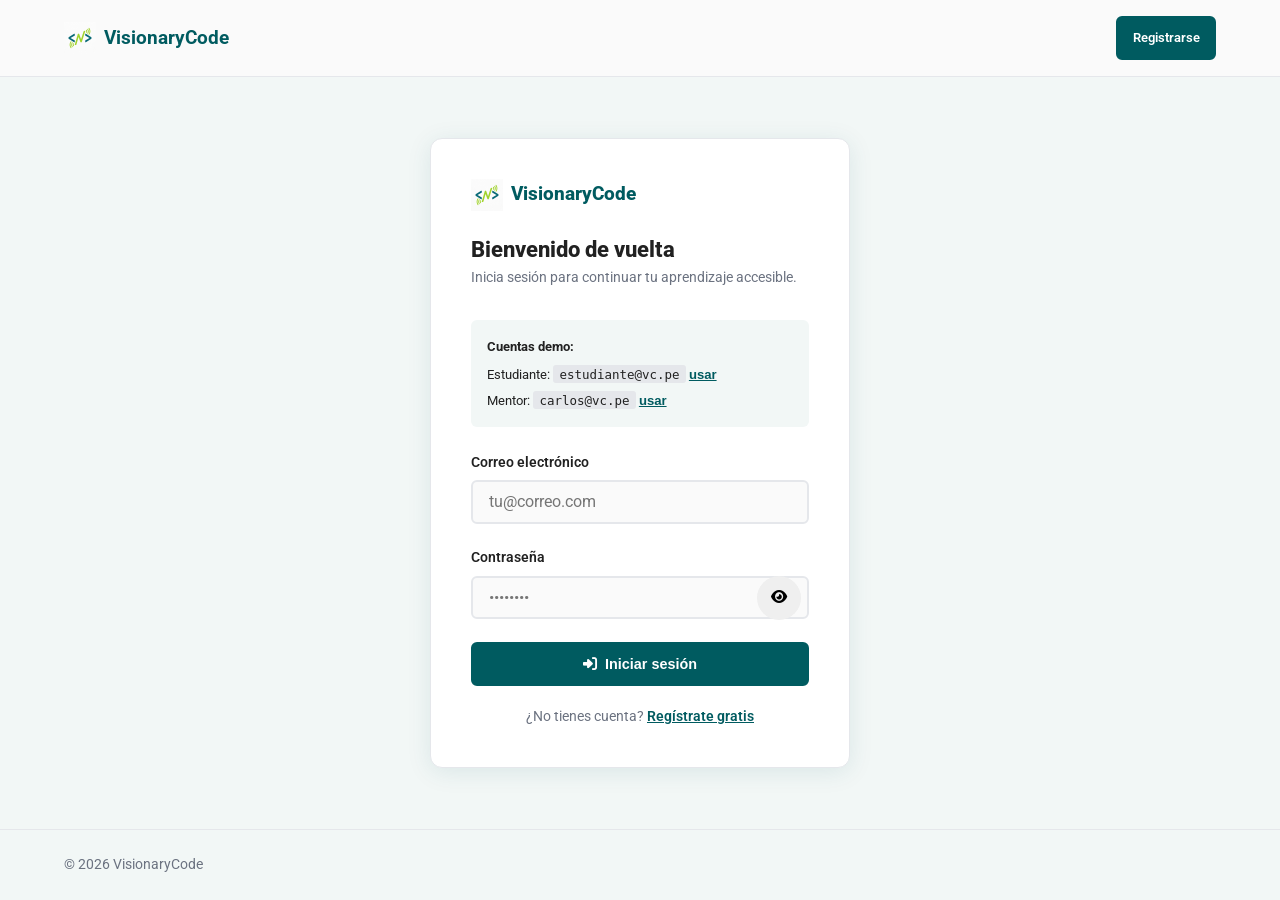
<file: docs/mentor/requests.html>
<!DOCTYPE html>
<html lang="es">

<head>
  <meta charset="UTF-8">
  <meta name="viewport" content="width=device-width, initial-scale=1.0">
  <title>Solicitudes — VisionaryCode</title>
  <link href="https://fonts.googleapis.com/css2?family=Roboto:wght@400;500;700;800&display=swap" rel="stylesheet">
  <link rel="stylesheet" href="https://cdnjs.cloudflare.com/ajax/libs/font-awesome/6.4.0/css/all.min.css">
  <link rel="icon" href="../favicon.ico">
  <link rel="stylesheet" href="../assets/styles/main.css">
  <style>
    .req-card {
      background: var(--surface);
      border: 1px solid var(--border);
      border-radius: var(--radius);
      padding: 1.25rem;
      margin-bottom: 1rem;
      display: flex;
      align-items: flex-start;
      justify-content: space-between;
      gap: 1rem;
      flex-wrap: wrap;
      transition: border-color.2s, box-shadow.2s;
    }

    .req-card.new-req {
      border-color: var(--primary);
      box-shadow: 0 0 0 3px var(--primary-light);
      animation: highlight 1s ease 2;
    }

    @keyframes highlight {

      0%,
      100% {
        box-shadow: 0 0 0 3px var(--primary-light)
      }

      50% {
        box-shadow: 0 0 0 6px var(--primary-light)
      }
    }

    .req-badge {
      display: inline-flex;
      align-items: center;
      gap: .3rem;
      padding: .25rem .75rem;
      border-radius: 99px;
      font-size: .78rem;
      font-weight: 700;
    }

    .waiting-badge {
      background: var(--primary-light);
      color: var(--primary);
    }

    .req-time {
      font-size: .78rem;
      color: var(--text-muted);
    }

    .empty-state {
      text-align: center;
      padding: 3rem 1rem;
      color: var(--text-muted);
    }

    .empty-state i {
      font-size: 3rem;
      margin-bottom: 1rem;
      display: block;
    }

    .avail-header {
      display: flex;
      align-items: center;
      justify-content: space-between;
      padding: 1rem 1.25rem;
      background: var(--bg-secondary);
      border-radius: var(--radius);
      margin-bottom: 1.5rem;
      border: 1px solid var(--border);
    }
  </style>
</head>

<body>
  <a href="#main" class="skip-link">Saltar a la lista de solicitudes</a>
  <div id="aria-live" class="sr-only" aria-live="assertive" aria-atomic="true"></div>

  <header class="navbar" role="banner">
    <div class="container nav-container">
      <a href="../index.html" class="logo"><img src="../assets/images/minilogo.jpg" alt="VisionaryCode" class="logo-img"> VisionaryCode</a>
      <nav aria-label="Navegación principal">
        <ul class="nav-links">
          <li><a href="dashboard.html">Panel</a></li>
          <li><a href="requests.html" class="active">Solicitudes</a></li>
          <li><a href="volunteer.html">Horas</a></li>
        </ul>
      </nav>
      <div class="nav-actions" id="nav-user"></div>
    </div>
  </header>

  <main id="main" class="page-main" tabindex="-1">
    <div class="page-header">
      <h1 class="page-title">Solicitudes de mentoría</h1>
      <p class="page-subtitle">Recibe y acepta solicitudes de estudiantes en tiempo real</p>
    </div>

    <!-- Availability toggle -->
    <div class="avail-header" role="region" aria-label="Control de disponibilidad">
      <div>
        <strong>Mi disponibilidad</strong>
        <p style="font-size:.82rem;color:var(--text-muted);margin-top:.2rem">
          Controla cuándo recibes solicitudes
        </p>
      </div>
      <div class="toggle-wrap">
        <button class="toggle" id="avail-toggle" role="switch" aria-checked="false" aria-label="Cambiar disponibilidad" onclick="toggleAvailability()"></button>
        <span id="avail-label" style="font-weight:700;font-size:.9rem">Ocupado</span>
      </div>
    </div>

    <!-- Pending requests -->
    <div class="card" style="margin-bottom:1.5rem">
      <div class="card-header">
        <h2 class="card-title">Solicitudes pendientes
          <span id="pending-count" class="badge badge-primary" style="margin-left:.5rem" aria-live="polite">0</span>
        </h2>
        <button class="btn btn-ghost btn-sm" onclick="refreshRequests()" aria-label="Actualizar lista de solicitudes">
          <i class="fa-solid fa-rotate-right"></i> Actualizar
        </button>
      </div>
      <div id="pending-list" role="list" aria-label="Lista de solicitudes pendientes" aria-live="polite"></div>
    </div>

    <!-- Active sessions -->
    <div class="card">
      <div class="card-header">
        <h2 class="card-title">Sesión activa</h2>
      </div>
      <div id="active-session" role="region" aria-label="Sesión de tutoría activa" aria-live="polite"></div>
    </div>

  </main>
  <script src="../assets/scripts/app.js"></script>
  <script>
    const user = Auth.requireMentor();
    let pollingInterval;

    if (user) {
      setAvailUI(user.available || false);
      renderRequests();
      renderActiveSession();
      // Poll for new requests every 8s to simulate real-time
      pollingInterval = setInterval(() => {
        renderRequests();
        renderActiveSession();
      }, 8000);
    }

    function setAvailUI(on) {
      const toggle = document.getElementById('avail-toggle');
      const label = document.getElementById('avail-label');
      toggle.classList.toggle('on', on);
      toggle.setAttribute('aria-checked', on);
      label.textContent = on ? 'En línea' : 'Ocupado';
      label.style.color = on ? 'var(--success)' : 'var(--text-muted)';
    }

    function toggleAvailability() {
      const newState = Mentoring.toggleMentorAvailability(user.id);
      setAvailUI(newState);
      TTS.speak(newState ? 'Ahora estás en línea. Recibirás notificaciones de estudiantes.' : 'Ahora estás marcado como ocupado.');
      TTS.playEarcon('notify');
      toast(newState ? 'En línea ✓' : 'Ocupado', newState ? 'success' : 'info');
    }

    function renderRequests() {
      const myLangs = user.langs || [];
      const all = Mentoring.getPendingRequests();
      const mine = all.filter(r => !r.lang || myLangs.includes(r.lang));
      document.getElementById('pending-count').textContent = mine.length;

      const list = document.getElementById('pending-list');
      if (mine.length === 0) {
        list.innerHTML = `<div class="empty-state">
 <i class="fa-solid fa-inbox" aria-hidden="true"></i>
 <p>No hay solicitudes pendientes en este momento.</p>
 <p style="font-size:.85rem;margin-top:.5rem">Cuando un estudiante solicite ayuda, aparecerá aquí con una alerta sonora.</p>
 </div>`;
        return;
      }

      // Notify if there are new requests
      const prevCount = parseInt(list.dataset.count || '0');
      if (mine.length > prevCount && prevCount >= 0) {
        TTS.playEarcon('notify');
        if (mine.length > prevCount) TTS.speak(`Nueva solicitud de mentoría. Lenguaje: ${mine[mine.length-1].lang || 'General'}. Presiona Aceptar para conectarte.`);
      }
      list.dataset.count = mine.length;

      const now = new Date();
      list.innerHTML = mine.map(r => {
        const created = new Date(r.createdAt);
        const mins = Math.round((now - created) / 60000);
        return `<div class="req-card new-req" role="listitem"
 aria-label="Solicitud en ${r.lang||'general'}, hace ${mins} minuto${mins!==1?'s':''}">
 <div>
 <div style="display:flex;align-items:center;gap:.75rem;flex-wrap:wrap;margin-bottom:.5rem">
 <span class="req-badge waiting-badge">
 <i class="fa-solid fa-clock" aria-hidden="true"></i> Esperando
 </span>
 ${r.lang ? `<span class="badge badge-primary">${r.lang}</span>` : '<span class="badge badge-warning">General</span>'}
 <span class="req-time">Hace ${mins} min</span>
 </div>
 <p style="font-size:.9rem;margin-bottom:.25rem"><strong>Problema:</strong> ${r.problem}</p>
 <p style="font-size:.8rem;color:var(--text-muted)">El estudiante está esperando en la cola.</p>
 </div>
 <div style="display:flex;flex-direction:column;gap:.5rem">
 <button class="btn btn-success" onclick="acceptRequest('${r.id}')"
 aria-label="Aceptar solicitud de mentoría en ${r.lang||'general'}">
 <i class="fa-solid fa-check"></i> Aceptar
 </button>
 <button class="btn btn-ghost btn-sm" onclick="ignoreRequest('${r.id}')"
 aria-label="Ignorar esta solicitud">
 <i class="fa-solid fa-xmark"></i> Ignorar
 </button>
 </div>
 </div>`;
      }).join('');
    }

    function renderActiveSession() {
      const session = DB.get('activeSession');
      const el = document.getElementById('active-session');
      if (!session || session.mentorId !== user.id) {
        el.innerHTML = '<p style="color:var(--text-muted);font-size:.9rem;padding:.5rem 0">No tienes ninguna sesión activa ahora mismo.</p>';
        return;
      }
      const start = new Date(session.startTime);
      const mins = Math.round((new Date() - start) / 60000);
      el.innerHTML = `<div class="alert alert-success" style="flex-direction:column;align-items:flex-start;gap:.75rem">
 <div>
 <strong><i class="fa-solid fa-circle-dot" style="color:var(--success)"></i> Sesión en curso</strong>
 <div style="font-size:.85rem;margin-top:.25rem">Lenguaje: ${session.lang||'General'} — Duración: ${mins} min</div>
 <div style="font-size:.85rem">Duda: ${session.problem}</div>
 </div>
 <a href="../session/index.html" class="btn btn-success">
 <i class="fa-solid fa-arrow-right"></i> Volver a la sesión
 </a>
 </div>`;
    }

    // Accept request
    function acceptRequest(reqId) {
      Mentoring.acceptRequest(reqId, user.id);
      TTS.speak('Solicitud aceptada. Redirigiendo al entorno colaborativo del alumno.', true);
      TTS.playEarcon('success');
      toast('Conectando con el estudiante…', 'success');
      clearInterval(pollingInterval);
      setTimeout(() => {
        window.location.href = '../session/index.html';
      }, 1200);
    }

    function ignoreRequest(reqId) {
      let queue = DB.get('queue') || [];
      queue = queue.filter(q => q.id !== reqId);
      DB.set('queue', queue);
      renderRequests();
      TTS.speak('Solicitud ignorada.');
      toast('Solicitud ignorada.', 'info');
    }

    function refreshRequests() {
      renderRequests();
      renderActiveSession();
      TTS.speak('Lista actualizada.');
      toast('Lista actualizada.', 'info');
    }

    setTimeout(() => {
      const count = Mentoring.getPendingRequests().length;
      TTS.speak('Página de solicitudes de mentoría. Tienes ' + count + ' solicitud' + (count !== 1 ? 'es' : '') + ' pendiente' + (count !== 1 ? 's' : '') + '.');
    }, 500);
  </script>
</body>

</html>
</file>
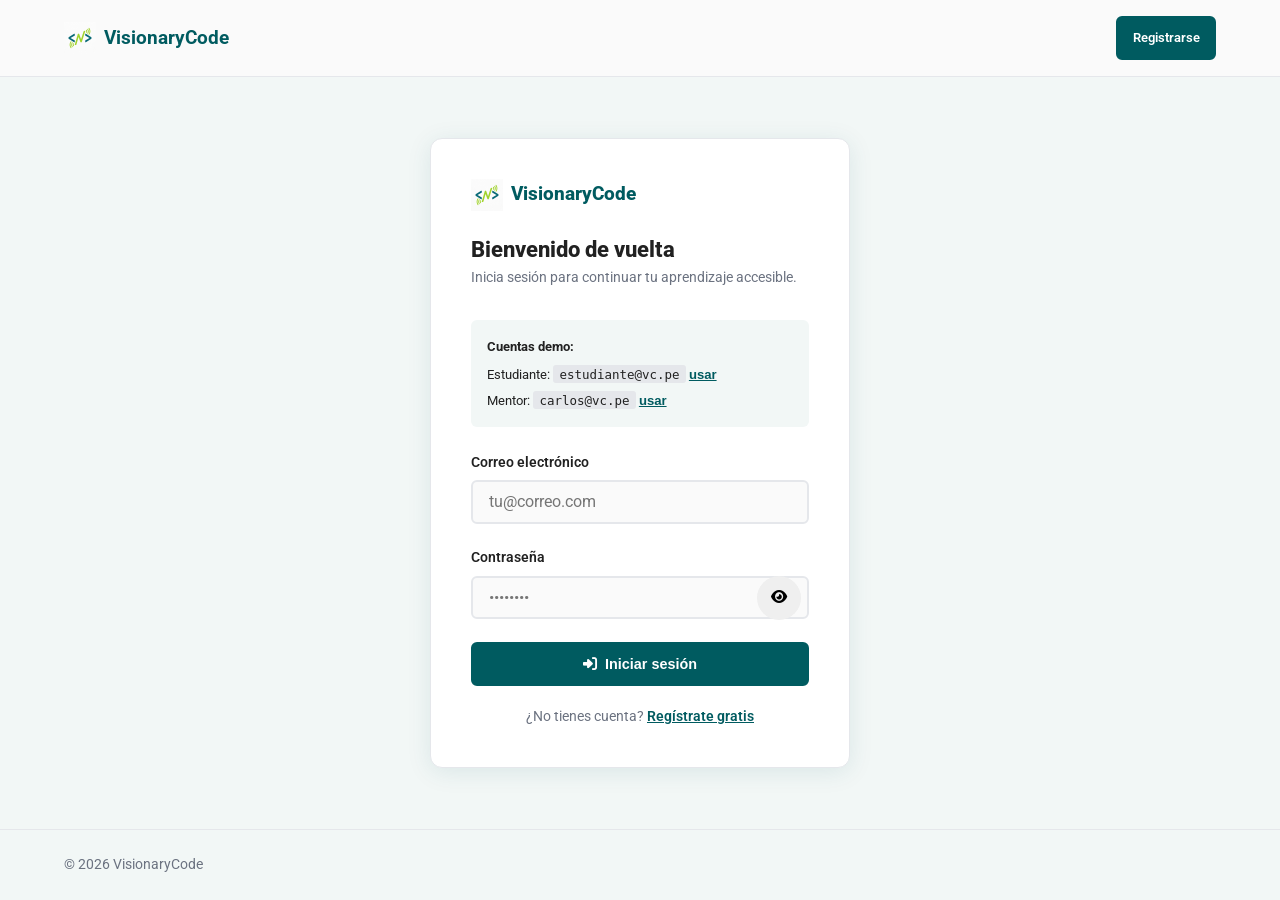
<file: docs/mentor/volunteer.html>
<!DOCTYPE html>
<html lang="es">

<head>
  <meta charset="UTF-8">
  <meta name="viewport" content="width=device-width, initial-scale=1.0">
  <title>Horas de Voluntariado — VisionaryCode</title>
  <link href="https://fonts.googleapis.com/css2?family=Roboto:wght@400;500;700;800&display=swap" rel="stylesheet">
  <link rel="stylesheet" href="https://cdnjs.cloudflare.com/ajax/libs/font-awesome/6.4.0/css/all.min.css">
  <link rel="icon" href="../favicon.ico">
  <link rel="stylesheet" href="../assets/styles/main.css">
  <style>
    .hours-hero {
      background: linear-gradient(135deg, #065f46, #10b981);
      color: #fff;
      border-radius: var(--radius);
      padding: 2.5rem;
      margin-bottom: 1.5rem;
      text-align: center;
    }

    .hours-big {
      font-size: 4rem;
      font-weight: 800;
      line-height: 1;
    }

    .hours-label {
      font-size: 1rem;
      opacity: .8;
      margin-top: .4rem;
    }

    .milestone-list {
      display: flex;
      flex-direction: column;
      gap: .75rem;
    }

    .milestone {
      display: flex;
      align-items: center;
      justify-content: space-between;
      padding: 1rem 1.25rem;
      background: var(--surface);
      border: 1px solid var(--border);
      border-radius: var(--radius-sm);
    }

    .milestone.reached {
      border-color: var(--success);
      background: #d1fae5;
    }

    .milestone.m-left {
      display: flex;
      align-items: center;
      gap: .75rem;
    }

    .milestone.m-icon {
      font-size: 1.5rem;
    }

    .cert-card {
      background: linear-gradient(135deg, #d1fae5, #a7f3d0);
      border: 2px solid #6ee7b7;
      border-radius: var(--radius);
      padding: 2rem;
      text-align: center;
    }

    .cert-locked {
      opacity: .55;
    }

    .history-table th,
    .history-table td {
      font-size: .85rem;
    }

    .impact-grid {
      display: grid;
      grid-template-columns: repeat(auto-fill, minmax(200px, 1fr));
      gap: 1rem;
      margin-bottom: 1.5rem;
    }
  </style>
</head>

<body>
  <a href="#main" class="skip-link">Saltar a mis horas de voluntariado</a>
  <div id="aria-live" class="sr-only" aria-live="assertive" aria-atomic="true"></div>

  <header class="navbar" role="banner">
    <div class="container nav-container">
      <a href="../index.html" class="logo"><img src="../assets/images/minilogo.jpg" alt="VisionaryCode" class="logo-img"> VisionaryCode</a>
      <nav aria-label="Navegación principal">
        <ul class="nav-links">
          <li><a href="dashboard.html">Panel</a></li>
          <li><a href="requests.html">Solicitudes</a></li>
          <li><a href="volunteer.html" class="active">Horas</a></li>
        </ul>
      </nav>
      <div class="nav-actions" id="nav-user"></div>
    </div>
  </header>

  <main id="main" class="page-main" tabindex="-1">
    <div class="page-header">
      <h1 class="page-title">Horas de voluntariado</h1>
      <p class="page-subtitle">Registro de tu impacto social y constancias descargables</p>
    </div>

    <!-- Hours counter -->
    <div class="hours-hero" role="region" aria-label="Contador de horas de voluntariado">
      <div class="hours-big" id="hours-big" aria-live="polite">0</div>
      <div class="hours-label">horas de mentoría inclusiva voluntaria</div>
      <div style="margin-top:1.25rem;font-size:.9rem;opacity:.8">
        Cada minuto que dedicas a un estudiante queda registrado aquí.
      </div>
      <button class="btn" style="margin-top:1.25rem;background:rgba(255,255,255,.2);color:#fff;border-color:rgba(255,255,255,.4)" onclick="announceHours()" aria-label="Escuchar resumen de horas">
        <i class="fa-solid fa-volume-high"></i> Escuchar resumen
      </button>
    </div>

    <!-- Impact stats -->
    <div class="impact-grid" role="region" aria-label="Estadísticas de impacto">
      <div class="stat-card">
        <div class="stat-icon" style="background:#d1fae5;color:#065f46"><i class="fa-solid fa-users"></i></div>
        <div>
          <div class="stat-value" id="stat-students" style="color:#065f46">0</div>
          <div class="stat-label">Estudiantes ayudados</div>
        </div>
      </div>
      <div class="stat-card">
        <div class="stat-icon" style="background:#d1fae5;color:#065f46"><i class="fa-solid fa-star"></i></div>
        <div>
          <div class="stat-value" id="stat-rating" style="color:#065f46">—</div>
          <div class="stat-label">Calificación promedio</div>
        </div>
      </div>
      <div class="stat-card">
        <div class="stat-icon" style="background:#d1fae5;color:#065f46"><i class="fa-solid fa-layer-group"></i></div>
        <div>
          <div class="stat-value" id="stat-sessions" style="color:#065f46">0</div>
          <div class="stat-label">Sesiones totales</div>
        </div>
      </div>
      <div class="stat-card">
        <div class="stat-icon" style="background:#d1fae5;color:#065f46"><i class="fa-solid fa-certificate"></i></div>
        <div>
          <div class="stat-value" id="stat-certs" style="color:#065f46">0</div>
          <div class="stat-label">Constancias emitidas</div>
        </div>
      </div>
    </div>

    <!-- Milestones -->
    <div class="card" style="margin-bottom:1.5rem">
      <div class="card-header">
        <h2 class="card-title">Hitos de voluntariado</h2>
      </div>
      <div class="milestone-list" id="milestones" role="list" aria-label="Hitos de horas de voluntariado"></div>
    </div>

    <!-- Certificate download -->
    <div class="card" style="margin-bottom:1.5rem">
      <div class="card-header">
        <h2 class="card-title">Constancia de mentoría</h2>
      </div>
      <p style="font-size:.85rem;color:var(--text-muted);margin-bottom:1.25rem">
        Documento oficial que acredita tus horas de enseñanza accesible. Válido para LinkedIn y CV.
      </p>
      <div id="cert-area"></div>
    </div>

    <!-- Session history -->
    <div class="card">
      <div class="card-header">
        <h2 class="card-title">Historial de sesiones</h2>
      </div>
      <div id="history-area" style="overflow-x:auto"></div>
    </div>

  </main>
  <script src="../assets/scripts/app.js"></script>
  <script>
    const user = Auth.requireMentor();

    const MILESTONES = [{
        hours: 5,
        icon: '🌱',
        label: 'Primer impacto',
        desc: '5 horas de mentoría'
      },
      {
        hours: 10,
        icon: '⭐',
        label: 'Mentor activo',
        desc: '10 horas — constancia disponible'
      },
      {
        hours: 25,
        icon: '🏆',
        label: 'Mentor destacado',
        desc: '25 horas de impacto social'
      },
      {
        hours: 50,
        icon: '🎖️',
        label: 'Mentor élite',
        desc: '50 horas — ¡extraordinario!'
      },
      {
        hours: 100,
        icon: '👑',
        label: 'Leyenda inclusiva',
        desc: '100 horas de educación accesible'
      },
    ];

    if (user) {
      const hours = user.hours || 0;
      document.getElementById('hours-big').textContent = hours;
      document.getElementById('stat-sessions').textContent = user.sessions || 0;
      document.getElementById('stat-rating').textContent = user.rating ? user.rating.toFixed(1) + '★' : '—';

      // Count unique students from history
      const hist = DB.get('history') || [];
      const mySessions = hist.filter(h => h.mentorId === user.id);
      const uniqueStudents = new Set(mySessions.map(h => h.studentId)).size;
      document.getElementById('stat-students').textContent = uniqueStudents;
      const certsIssued = Math.floor(hours / 10);
      document.getElementById('stat-certs').textContent = certsIssued;

      // Milestones
      const milestonesEl = document.getElementById('milestones');
      milestonesEl.innerHTML = MILESTONES.map(m => {
        const reached = hours >= m.hours;
        const pct = Math.min(100, Math.round((hours / m.hours) * 100));
        return `<div class="milestone ${reached ? 'reached' : ''}" role="listitem"
 aria-label="${m.label}: ${m.desc}. ${reached ? 'Alcanzado' : pct + '% completado'}">
 <div class="m-left">
 <span class="m-icon" aria-hidden="true">${m.icon}</span>
 <div>
 <strong>${m.label}</strong>
 <div style="font-size:.8rem;color:var(--text-muted)">${m.desc}</div>
 ${!reached ? `<div style="margin-top:.3rem">
 <div class="progress-bar-wrap" style="height:6px;width:120px">
 <div class="progress-bar" style="width:${pct}%"></div>
 </div>
 <div style="font-size:.72rem;color:var(--text-muted);margin-top:.2rem">${hours}/${m.hours}h</div>
 </div>` : ''}
 </div>
 </div>
 ${reached
 ? `<span class="badge badge-success"><i class="fa-solid fa-check" aria-hidden="true"></i> Alcanzado</span>`
 : `<span style="font-size:.82rem;color:var(--text-muted)">Faltan ${m.hours - hours}h</span>`}
 </div>`;
      }).join('');

      // Certificate
      const certArea = document.getElementById('cert-area');
      const nextMilestone = MILESTONES.find(m => hours < m.hours);
      const canDownload = hours >= 10;
      if (canDownload) {
        certArea.innerHTML = `<div class="cert-card" role="region" aria-label="Constancia disponible para descarga">
 <div style="font-size:3rem;margin-bottom:.75rem" aria-hidden="true">📜</div>
 <h3 style="color:#065f46;margin-bottom:.5rem">¡Constancia disponible!</h3>
 <p style="color:var(--text-muted);margin-bottom:.75rem">
 Has acumulado <strong>${hours} horas</strong> de mentoría voluntaria.
 </p>
 <button class="btn btn-success btn-lg" onclick="downloadConstancia()" aria-label="Generar y descargar constancia de mentoría">
 <i class="fa-solid fa-download"></i> Generar Constancia PDF
 </button>
 <p style="font-size:.8rem;color:var(--text-muted);margin-top:.75rem">
 PDF accesible con etiquetas ARIA. Válido para CV y LinkedIn.
 </p>
 </div>`;
      } else {
        const needed = 10 - hours;
        certArea.innerHTML = `<div class="cert-card cert-locked" role="region" aria-label="Constancia pendiente, requiere 10 horas">
 <div style="font-size:3rem;margin-bottom:.75rem" aria-hidden="true">🔒</div>
 <h3 style="margin-bottom:.5rem">Constancia pendiente</h3>
 <p style="color:var(--text-muted);margin-bottom:1rem">
 Necesitas alcanzar <strong>10 horas</strong> de voluntariado para emitir tu primera constancia.
 </p>
 <div class="progress-bar-wrap"><div class="progress-bar" style="width:${(hours/10)*100}%"></div></div>
 <p style="font-size:.85rem;margin-top:.5rem">Progreso: ${hours}/10h — Faltan ${needed}h</p>
 <button class="btn btn-outline" style="margin-top:1rem" onclick="simulateHours()">
 Simular 10 horas (demo)
 </button>
 </div>`;
      }

      // History table
      const histArea = document.getElementById('history-area');
      if (mySessions.length === 0) {
        histArea.innerHTML = '<p style="color:var(--text-muted);font-size:.9rem;padding:.5rem 0">Aún no tienes sesiones registradas.</p>';
      } else {
        histArea.innerHTML = `<table class="history-table" aria-label="Historial de sesiones de mentoría">
 <thead><tr><th>Fecha</th><th>Tema / Duda</th><th>Duración</th><th>Calificación</th></tr></thead>
 <tbody>${[...mySessions].reverse().map(h => `<tr>
 <td>${h.date}</td>
 <td>${h.topic || '—'}</td>
 <td>${h.duration} min</td>
 <td>${h.rating ? '<span style="color:var(--accent)">' + '★'.repeat(h.rating) + '</span>' : '<span style="color:var(--text-muted)">Sin calificar</span>'}</td>
 </tr>`).join('')}</tbody>
 </table>`;
      }

      setTimeout(() => TTS.speak('Página de horas de voluntariado. Has acumulado ' + hours + ' horas de mentoría inclusiva. ' + (canDownload ? 'Tu constancia está disponible para descarga.' : 'Necesitas ' + (10 - hours) + ' horas más para obtener tu primera constancia.')), 500);
    }

    function announceHours() {
      const h = user?.hours || 0;
      TTS.speak(`Resumen de voluntariado: Has acumulado ${h} horas de mentoría inclusiva. ${h >= 10 ? 'Tu constancia de mentoría está disponible para descarga.' : 'Necesitas ' + (10-h) + ' horas más para tu primera constancia.'}`, true);
    }

    function downloadConstancia() {
      generateCertificate('mentor');
      TTS.speak('Generando constancia de mentoría. El documento se abrirá en una nueva ventana para imprimir o guardar como PDF.');
      TTS.playEarcon('success');
      toast('Constancia generada. Usa Imprimir para guardar como PDF.', 'success', 5000);
    }

    function simulateHours() {
      const mentors = DB.get('mentors') || [];
      const m = mentors.find(m => m.id === user.id);
      if (m) {
        m.hours = 10;
        DB.set('mentors', mentors);
        DB.set('currentUser', m);
      }
      TTS.speak('Simulación completada. Ahora tienes 10 horas de voluntariado. Tu constancia está disponible.', true);
      TTS.playEarcon('badge');
      setTimeout(() => location.reload(), 1500);
    }
  </script>
</body>

</html>
</file>
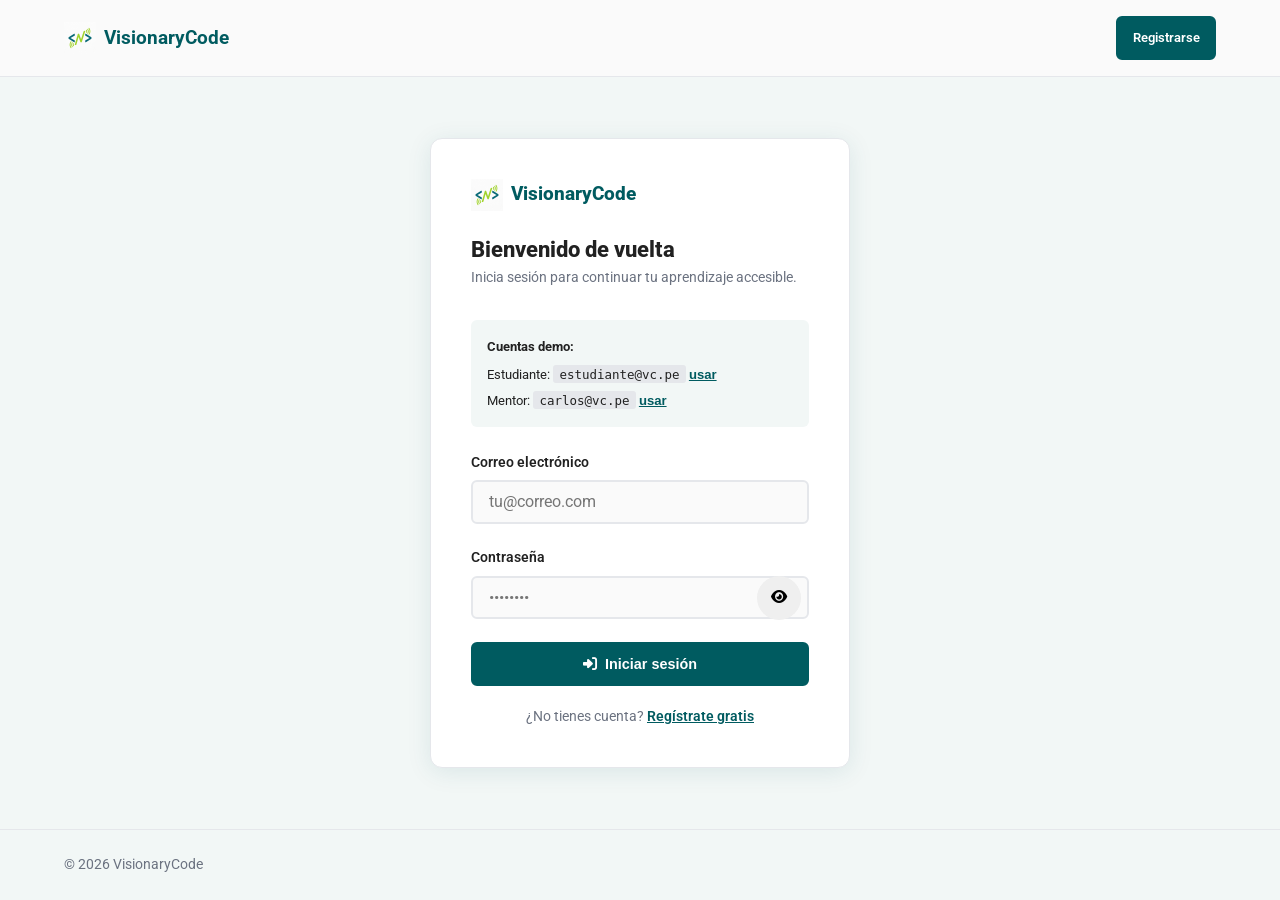
<file: docs/student/dashboard.html>
<!DOCTYPE html>
<html lang="es">

<head>
  <meta charset="UTF-8">
  <meta name="viewport" content="width=device-width, initial-scale=1.0">
  <title>Panel del Estudiante — VisionaryCode</title>
  <link href="https://fonts.googleapis.com/css2?family=Roboto:wght@400;500;700;800&display=swap" rel="stylesheet">
  <link rel="stylesheet" href="https://cdnjs.cloudflare.com/ajax/libs/font-awesome/6.4.0/css/all.min.css">
  <link rel="icon" href="../favicon.ico">
  <link rel="stylesheet" href="../assets/styles/main.css">
  <style>
    .welcome-banner {
      background: linear-gradient(135deg, #005B60, #00363A);
      color: #fff;
      border-radius: var(--radius);
      padding: 2.25rem;
      margin-bottom: 2.5rem;
      display: flex;
      justify-content: space-between;
      align-items: center;
      flex-wrap: wrap;
      gap: 1.5rem;
    }

    .welcome-banner h2 {
      font-size: 1.5rem;
      font-weight: 800;
    }

    .welcome-banner p {
      opacity: .85;
      font-size: .95rem;
      margin-top: .25rem;
    }

    .progress-section {
      margin-top: 1rem;
      max-width: 360px;
    }

    .progress-label {
      display: flex;
      justify-content: space-between;
      font-size: .85rem;
      margin-bottom: .4rem;
    }

    .module-list {
      display: flex;
      flex-direction: column;
      gap: .75rem;
    }

    .module-item {
      display: flex;
      align-items: center;
      justify-content: space-between;
      padding: 1.1rem 1.25rem;
      background: var(--surface);
      border: 1px solid var(--border);
      border-radius: var(--radius-sm);
    }

    .module-status {
      display: flex;
      align-items: center;
      gap: .5rem;
      font-size: .85rem;
      font-weight: 600;
    }

    .badge-grid {
      display: flex;
      flex-wrap: wrap;
      gap: 1rem;
    }

    .badge-item {
      display: flex;
      flex-direction: column;
      align-items: center;
      gap: .4rem;
      padding: 1.25rem 1rem;
      background: var(--surface);
      border: 1px solid var(--border);
      border-radius: var(--radius);
      min-width: 110px;
      text-align: center;
    }

    .badge-item.emoji {
      font-size: 2rem;
    }

    .badge-item.name {
      font-size: .8rem;
      font-weight: 700;
    }

    .badge-item.locked {
      opacity: .4;
      filter: grayscale(1);
    }

    .section-heading {
      font-size: 1.05rem;
      font-weight: 700;
      margin: 3rem 0 1.25rem;
      display: flex;
      align-items: center;
      gap: .5rem;
    }

    .section-heading:first-of-type {
      margin-top: 0;
    }
  </style>
</head>

<body>
  <a href="#main" class="skip-link">Saltar al panel principal</a>
  <div id="aria-live" class="sr-only" aria-live="assertive" aria-atomic="true"></div>

  <header class="navbar" role="banner">
    <div class="container nav-container">
      <a href="../index.html" class="logo"><img src="../assets/images/minilogo.jpg" alt="VisionaryCode" class="logo-img"> VisionaryCode</a>
      <nav aria-label="Navegación principal">
        <ul class="nav-links">
          <li><a href="dashboard.html" class="active" aria-current="page">Panel</a></li>
          <li><a href="editor.html">Editor</a></li>
          <li><a href="mentoring.html">Mentores</a></li>
          <li><a href="progress.html">Progreso</a></li>
          <li><a href="settings.html">Accesibilidad</a></li>
        </ul>
      </nav>
      <div class="nav-actions" id="nav-user"></div>
    </div>
  </header>

  <main id="main" class="page-main" tabindex="-1">

    <!-- Welcome banner -->
    <div class="welcome-banner" role="region" aria-label="Bienvenida y progreso">
      <div>
        <h2 id="welcome-heading">¡Hola, <span id="user-name">estudiante</span>!</h2>
        <p>Continúa donde lo dejaste. Sigue aprendiendo sin límites.</p>
        <div class="progress-section">
          <div class="progress-label">
            <span>Progreso del curso</span>
            <span id="prog-pct" aria-live="polite">0%</span>
          </div>
          <div class="progress-bar-wrap" role="progressbar" aria-valuenow="0" aria-valuemin="0" aria-valuemax="100" id="prog-bar-wrap" style="background:rgba(255,255,255,.3)">
            <div class="progress-bar" id="prog-bar" style="background:#fff;width:0%"></div>
          </div>
        </div>
      </div>
      <div style="display:flex;gap:.75rem;flex-wrap:wrap">
        <a href="editor.html" class="btn btn-white">
          <i class="fa-solid fa-code" aria-hidden="true"></i> Abrir editor
        </a>
        <a href="mentoring.html" class="btn btn-outline-white">
          <i class="fa-solid fa-headset" aria-hidden="true"></i> Pedir mentor
        </a>
      </div>
    </div>

    <!-- Stats -->
    <div class="dash-grid" role="region" aria-label="Estadísticas rápidas">
      <div class="stat-card">
        <div class="stat-icon"><i class="fa-solid fa-graduation-cap" aria-hidden="true"></i></div>
        <div>
          <div class="stat-value" id="stat-sessions">0</div>
          <div class="stat-label">Tutorías recibidas</div>
        </div>
      </div>
      <div class="stat-card">
        <div class="stat-icon"><i class="fa-solid fa-trophy" aria-hidden="true"></i></div>
        <div>
          <div class="stat-value" id="stat-badges">0</div>
          <div class="stat-label">Insignias ganadas</div>
        </div>
      </div>
      <div class="stat-card">
        <div class="stat-icon"><i class="fa-solid fa-clock" aria-hidden="true"></i></div>
        <div>
          <div class="stat-value" id="stat-hours">0h</div>
          <div class="stat-label">Horas de aprendizaje</div>
        </div>
      </div>
    </div>

    <!-- Módulos del curso -->
    <h2 class="section-heading">Módulos del curso</h2>
    <div class="module-list" role="list" aria-label="Lista de módulos">
      <div class="module-item" role="listitem">
        <div><strong>Módulo 1: Fundamentos de Python</strong>
          <div style="font-size:.82rem;color:var(--text-muted)">Variables, tipos, condicionales</div>
        </div>
        <div class="module-status"><i class="fa-solid fa-circle-check" style="color:var(--success)" aria-hidden="true"></i> Completado</div>
      </div>
      <div class="module-item" role="listitem">
        <div><strong>Módulo 2: Estructuras de datos</strong>
          <div style="font-size:.82rem;color:var(--text-muted)">Listas, diccionarios, conjuntos</div>
        </div>
        <div class="module-status"><i class="fa-solid fa-circle-check" style="color:var(--success)" aria-hidden="true"></i> Completado</div>
      </div>
      <div class="module-item" role="listitem">
        <div><strong>Módulo 3: Funciones y recursión</strong>
          <div style="font-size:.82rem;color:var(--text-muted)">Definición, parámetros, recursividad</div>
        </div>
        <div class="module-status"><i class="fa-solid fa-spinner fa-spin" style="color:var(--primary)" aria-hidden="true"></i> <span aria-live="polite">En progreso</span></div>
      </div>
      <div class="module-item" role="listitem" style="opacity:.6">
        <div><strong>Módulo 4: Programación orientada a objetos</strong>
          <div style="font-size:.82rem;color:var(--text-muted)">Clases, herencia, polimorfismo</div>
        </div>
        <div class="module-status"><i class="fa-solid fa-lock" aria-hidden="true"></i> Bloqueado</div>
      </div>
      <div class="module-item" role="listitem" style="opacity:.6">
        <div><strong>Módulo 5: Proyecto final</strong>
          <div style="font-size:.82rem;color:var(--text-muted)">Aplicación completa accesible</div>
        </div>
        <div class="module-status"><i class="fa-solid fa-lock" aria-hidden="true"></i> Bloqueado</div>
      </div>
    </div>

    <!-- Insignias -->
    <h2 class="section-heading">Mis insignias</h2>
    <div class="badge-grid" id="badge-grid" role="list" aria-label="Insignias obtenidas"></div>

    <!-- Historial reciente -->
    <h2 class="section-heading">Tutorías recientes</h2>
    <div id="recent-history">
      <p style="color:var(--text-muted);font-size:.9rem">Cargando historial...</p>
    </div>

  </main>

  <script src="../assets/scripts/app.js"></script>
  <script>
    const user = Auth.requireStudent();
    if (user) {
      document.getElementById('user-name').textContent = user.name.split(' ')[0];
      document.getElementById('prog-pct').textContent = (user.progress || 0) + '%';
      document.getElementById('prog-bar').style.width = (user.progress || 0) + '%';
      document.getElementById('prog-bar-wrap').setAttribute('aria-valuenow', user.progress || 0);
      document.getElementById('stat-badges').textContent = (user.badges || []).length;

      // History for stat
      const hist = DB.get('history') || [];
      const myHist = hist.filter(h => h.studentId === user.id);
      document.getElementById('stat-sessions').textContent = myHist.length;
      const totalHours = myHist.reduce((a, h) => a + (h.duration || 0), 0);
      document.getElementById('stat-hours').textContent = Math.round(totalHours / 60) + 'h';

      // Badges
      const BADGES = Progress.BADGES;
      const earned = user.badges || [];
      const grid = document.getElementById('badge-grid');
      grid.innerHTML = Object.entries(BADGES).map(([id, b]) => `
 <div class="badge-item ${earned.includes(id) ? '' : 'locked'}" role="listitem"
 aria-label="${b.name}: ${b.desc}. ${earned.includes(id) ? 'Obtenida' : 'Pendiente'}">
 <span class="emoji" aria-hidden="true">${b.icon}</span>
 <span class="name">${b.name}</span>
 <span style="font-size:.72rem;color:var(--text-muted)">${earned.includes(id) ? '✓ Ganada' : 'Pendiente'}</span>
 </div>
 `).join('');

      // Recent history
      const histEl = document.getElementById('recent-history');
      if (myHist.length === 0) {
        histEl.innerHTML = '<p style="color:var(--text-muted);font-size:.9rem">Aún no tienes tutorías. <a href="mentoring.html" style="color:var(--primary);font-weight:600">Solicita tu primera</a></p>';
      } else {
        histEl.innerHTML = `<div style="overflow-x:auto"><table aria-label="Historial de tutorías recientes">
 <thead><tr><th>Mentor</th><th>Tema</th><th>Fecha</th><th>Duración</th><th>Calificación</th></tr></thead>
 <tbody>${myHist.slice(-3).reverse().map(h => `<tr>
 <td>${h.mentorName}</td>
 <td>${h.topic}</td>
 <td>${h.date}</td>
 <td>${h.duration} min</td>
 <td>${h.rating ? '★'.repeat(h.rating) : 'Sin calificar'}</td>
 </tr>`).join('')}</tbody>
 </table></div>`;
      }

      // Welcome TTS
      TTS.speak('Panel del estudiante. Hola ' + user.name.split(' ')[0] + '. Tu progreso es del ' + (user.progress || 0) + ' por ciento. Usa Tab para navegar entre las secciones.');
    }
  </script>
</body>

</html>
</file>
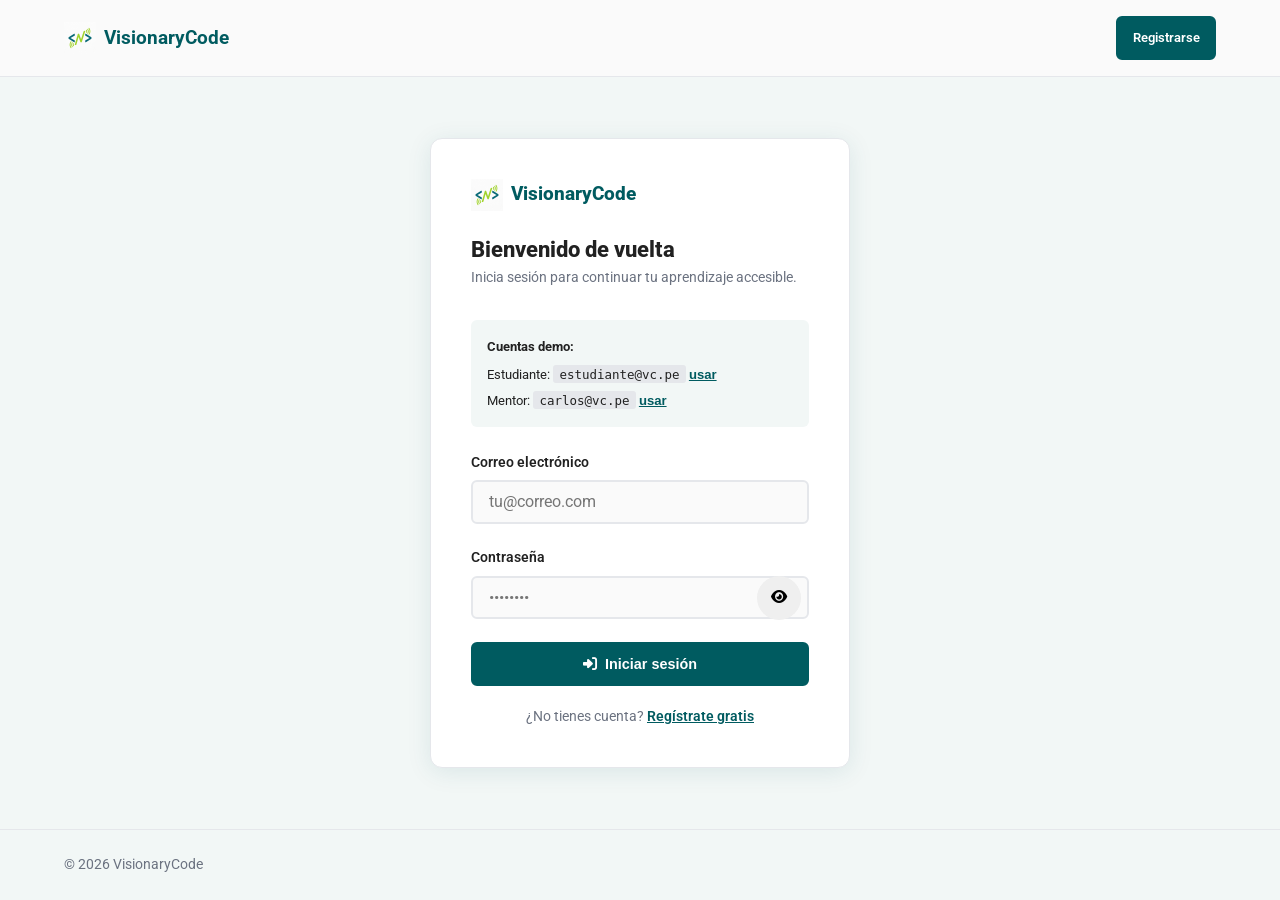
<file: docs/student/mentoring.html>
<!DOCTYPE html>
<html lang="es">

<head>
  <meta charset="UTF-8">
  <meta name="viewport" content="width=device-width, initial-scale=1.0">
  <title>Buscar Mentor — VisionaryCode</title>
  <link href="https://fonts.googleapis.com/css2?family=Roboto:wght@400;500;700;800&display=swap" rel="stylesheet">
  <link rel="stylesheet" href="https://cdnjs.cloudflare.com/ajax/libs/font-awesome/6.4.0/css/all.min.css">
  <link rel="icon" href="../favicon.ico">
  <link rel="stylesheet" href="../assets/styles/main.css">
  <style>
    .mentor-grid {
      display: grid;
      grid-template-columns: repeat(auto-fill, minmax(280px, 1fr));
      gap: 1.25rem;
    }

    .waiting-banner {
      background: linear-gradient(135deg, #E0F2F1, #B2DFDB);
      border: 2px solid var(--primary);
      border-radius: var(--radius);
      padding: 1.5rem;
      display: flex;
      align-items: center;
      justify-content: space-between;
      flex-wrap: wrap;
      gap: 1rem;
      margin-bottom: 1.5rem;
    }

    .waiting-pulse {
      display: flex;
      align-items: center;
      gap: .75rem;
    }

    .waiting-dots {
      display: flex;
      gap: .3rem;
    }

    .waiting-dots span {
      width: 8px;
      height: 8px;
      border-radius: 50%;
      background: var(--primary);
      animation: bounce.9s infinite;
    }

    .waiting-dots span:nth-child(2) {
      animation-delay: .2s;
    }

    .waiting-dots span:nth-child(3) {
      animation-delay: .4s;
    }

    @keyframes bounce {

      0%,
      100% {
        transform: translateY(0)
      }

      50% {
        transform: translateY(-6px)
      }
    }

    .filter-bar {
      display: flex;
      gap: .75rem;
      flex-wrap: wrap;
      align-items: center;
      margin-bottom: 1.5rem;
    }

    .report-form textarea {
      width: 100%;
      padding: .65rem;
      border: 2px solid var(--border);
      border-radius: var(--radius-sm);
      font-size: .9rem;
      font-family: inherit;
      resize: vertical;
    }

    .history-empty {
      text-align: center;
      padding: 2rem;
      color: var(--text-muted);
    }

    .rating-section {
      display: flex;
      flex-direction: column;
      gap: 1rem;
    }
  </style>
</head>

<body>
  <a href="#main" class="skip-link">Saltar al contenido de mentoría</a>
  <div id="aria-live" class="sr-only" aria-live="assertive" aria-atomic="true"></div>

  <!-- Rating modal -->
  <div id="rating-modal" class="modal-overlay" role="dialog" aria-modal="true" aria-labelledby="rating-title" style="display:none">
    <div class="modal">
      <div class="modal-header">
        <h2 class="modal-title" id="rating-title">Calificar tutoría</h2>
        <button class="btn btn-ghost btn-sm" onclick="closeModal('rating-modal')" aria-label="Cerrar">✕</button>
      </div>
      <p style="font-size:.9rem;color:var(--text-muted);margin-bottom:1rem">Usa las flechas del teclado para seleccionar la calificación.</p>
      <div class="rating-section">
        <div>
          <label style="font-weight:600;display:block;margin-bottom:.5rem">Calificación (1–5 estrellas)</label>
          <div class="stars-input" id="star-input" role="radiogroup" aria-label="Calificación de 1 a 5 estrellas">
            <button aria-label="1 estrella" data-val="1" onclick="setRating(1)" class="star-btn">★</button>
            <button aria-label="2 estrellas" data-val="2" onclick="setRating(2)" class="star-btn">★</button>
            <button aria-label="3 estrellas" data-val="3" onclick="setRating(3)" class="star-btn">★</button>
            <button aria-label="4 estrellas" data-val="4" onclick="setRating(4)" class="star-btn">★</button>
            <button aria-label="5 estrellas" data-val="5" onclick="setRating(5)" class="star-btn">★</button>
          </div>
        </div>
        <input type="hidden" id="rating-history-id">
        <button class="btn btn-primary" onclick="submitRating()">Enviar calificación</button>
      </div>
    </div>
  </div>

  <!-- Report modal -->
  <div id="report-modal" class="modal-overlay" role="dialog" aria-modal="true" aria-labelledby="report-title" style="display:none">
    <div class="modal">
      <div class="modal-header">
        <h2 class="modal-title" id="report-title">Reportar problema</h2>
        <button class="btn btn-ghost btn-sm" onclick="closeModal('report-modal')" aria-label="Cerrar">✕</button>
      </div>
      <p class="alert alert-info" style="margin-bottom:1rem;font-size:.85rem"><i class="fa-solid fa-shield-halved"></i> Tu identidad será protegida. El reporte es anónimo.</p>
      <div class="form-group">
        <label for="report-reason">Describe lo ocurrido</label>
        <textarea id="report-reason" class="report-form" rows="4" placeholder="Describe brevemente el problema con el mentor..."></textarea>
      </div>
      <input type="hidden" id="report-mentor-id">
      <button class="btn btn-danger" onclick="submitReport()" style="width:100%">
        <i class="fa-solid fa-flag"></i> Enviar reporte anónimo
      </button>
    </div>
  </div>

  <header class="navbar" role="banner">
    <div class="container nav-container">
      <a href="../index.html" class="logo"><img src="../assets/images/minilogo.jpg" alt="VisionaryCode" class="logo-img"> VisionaryCode</a>
      <nav aria-label="Navegación principal">
        <ul class="nav-links">
          <li><a href="dashboard.html">Panel</a></li>
          <li><a href="editor.html">Editor</a></li>
          <li><a href="mentoring.html" class="active">Mentores</a></li>
          <li><a href="progress.html">Progreso</a></li>
          <li><a href="settings.html">Configuración</a></li>
        </ul>
      </nav>
      <div class="nav-actions" id="nav-user"></div>
    </div>
  </header>

  <main id="main" class="page-main" tabindex="-1">
    <div class="page-header">
      <h1 class="page-title">Buscar mentor</h1>
      <p class="page-subtitle">Emparejamiento inteligente por lenguaje de programación</p>
    </div>

    <!-- Cola de espera activa -->
    <div id="waiting-banner" class="waiting-banner" style="display:none" role="status" aria-live="polite">
      <div class="waiting-pulse">
        <div class="waiting-dots" aria-hidden="true"><span></span><span></span><span></span></div>
        <div>
          <strong>Buscando mentor disponible…</strong>
          <div style="font-size:.85rem;color:var(--primary)">Tiempo de espera estimado: <span id="wait-time">2–5 minutos</span></div>
        </div>
      </div>
      <button class="btn btn-danger btn-sm" onclick="cancelRequest()" aria-label="Cancelar búsqueda de mentor">
        <i class="fa-solid fa-xmark"></i> Cancelar búsqueda
      </button>
    </div>

    <!-- Tabs -->
    <div class="tabs" role="tablist" aria-label="Secciones de mentoría">
      <button class="tab-btn" role="tab" aria-selected="true" aria-controls="tab-find" id="btn-find" onclick="switchTab('find')">
        <i class="fa-solid fa-magnifying-glass"></i> Buscar mentor
      </button>
      <button class="tab-btn" role="tab" aria-selected="false" aria-controls="tab-history" id="btn-history" onclick="switchTab('history')">
        <i class="fa-solid fa-clock-rotate-left"></i> Historial
      </button>
    </div>

    <!-- Tab: Buscar mentor -->
    <div id="tab-find" class="tab-panel active" role="tabpanel" aria-labelledby="btn-find">

      <!-- Solicitar mentor -->
      <div class="card" style="margin-bottom:1.5rem">
        <h2 style="font-size:1rem;font-weight:700;margin-bottom:1rem">
          Solicitar mentoría en tiempo real
        </h2>
        <div style="display:grid;grid-template-columns:1fr 1fr;gap:1rem;margin-bottom:1rem">
          <div class="form-group" style="margin:0">
            <label for="req-lang">Lenguaje de ayuda</label>
            <select id="req-lang" aria-label="Seleccionar lenguaje para el emparejamiento" onchange="filterMentors()">
              <option value="">Todos los lenguajes</option>
              <option value="Python">Python</option>
              <option value="JavaScript">JavaScript</option>
              <option value="TypeScript">TypeScript</option>
              <option value="React">React</option>
              <option value="Node.js">Node.js</option>
              <option value="SQL">SQL</option>
            </select>
          </div>
          <div class="form-group" style="margin:0">
            <label for="req-problem">Describe tu duda</label>
            <input type="text" id="req-problem" placeholder="Ej: No entiendo la recursión en Python">
          </div>
        </div>
        <button class="btn btn-primary" id="request-btn" onclick="requestMentor()">
          <i class="fa-solid fa-headset" aria-hidden="true"></i> Solicitar mentor ahora
        </button>
        <p style="font-size:.82rem;color:var(--text-muted);margin-top:.5rem">El sistema te emparejará automáticamente con un mentor disponible en ese lenguaje.</p>
      </div>

      <!-- Filtros -->
      <h2 style="font-size:1rem;font-weight:700;margin-bottom:.75rem">
        Directorio de mentores
      </h2>
      <div class="filter-bar" role="search" aria-label="Filtrar mentores por especialidad">
        <select id="filter-lang" aria-label="Filtrar por lenguaje" onchange="filterMentors()" style="padding:.5rem .9rem;border:2px solid var(--border);border-radius:var(--radius-sm);background:var(--surface);color:var(--text);font-size:.9rem">
          <option value="">Todos los lenguajes</option>
          <option value="Python">Python</option>
          <option value="JavaScript">JavaScript</option>
          <option value="TypeScript">TypeScript</option>
          <option value="React">React</option>
          <option value="Node.js">Node.js</option>
          <option value="SQL">SQL</option>
        </select>
        <label style="display:flex;align-items:center;gap:.4rem;font-size:.9rem">
          <input type="checkbox" id="filter-available" onchange="filterMentors()" aria-label="Solo mentores disponibles">
          Solo disponibles
        </label>
        <span id="mentor-count" aria-live="polite" style="font-size:.85rem;color:var(--text-muted)"></span>
      </div>
      <div class="mentor-grid" id="mentor-grid" role="list" aria-label="Lista de mentores disponibles">
        <p style="color:var(--text-muted)">Cargando mentores...</p>
      </div>
    </div>

    <!-- Tab: Historial -->
    <div id="tab-history" class="tab-panel" role="tabpanel" aria-labelledby="btn-history">
      <h2 style="font-size:1rem;font-weight:700;margin-bottom:1rem">
        Historial de tutorías recibidas
      </h2>
      <div id="history-list"></div>
    </div>

  </main>

  <script src="../assets/scripts/app.js"></script>
  <script>
    const user = Auth.requireStudent();
    let currentRating = 0;

    function switchTab(tab) {
      ['find', 'history'].forEach(t => {
        document.getElementById('tab-' + t).classList.toggle('active', t === tab);
        document.getElementById('btn-' + t).setAttribute('aria-selected', t === tab);
      });
      if (tab === 'history') renderHistory();
      TTS.speak(tab === 'find' ? 'Sección buscar mentor' : 'Sección historial de tutorías');
    }

    function renderMentors(mentors) {
      const grid = document.getElementById('mentor-grid');
      document.getElementById('mentor-count').textContent = mentors.length + ' mentor(es) encontrado(s)';
      if (mentors.length === 0) {
        grid.innerHTML = '<p style="color:var(--text-muted);grid-column:1/-1">No hay mentores disponibles con ese filtro.</p>';
        TTS.speak('Sin mentores disponibles con ese filtro.');
        return;
      }
      grid.innerHTML = mentors.map(m => `
 <div class="mentor-card" role="listitem" aria-label="Mentor ${m.name}, ${m.available ? 'disponible' : 'ocupado'}, calificación ${m.rating}">
 <div class="mentor-info">
 <div class="mentor-avatar" aria-hidden="true">${m.name.split(' ').map(w=>w[0]).join('').substring(0,2)}</div>
 <div>
 <strong>${m.name}</strong>
 <div style="font-size:.82rem;color:var(--text-muted)">${m.sessions} sesiones completadas</div>
 </div>
 <span class="badge ${m.available?'badge-success':'badge-error'}" style="margin-left:auto">
 ${m.available ? '● Disponible' : '○ Ocupado'}
 </span>
 </div>
 <div class="lang-tags" aria-label="Lenguajes: ${m.langs.join(', ')}">
 ${m.langs.map(l=>`<span class="badge badge-primary">${l}</span>`).join('')}
 </div>
 <div style="display:flex;align-items:center;justify-content:space-between">
 <span class="stars-display" aria-label="Calificación ${m.rating}">
 ${'★'.repeat(Math.floor(m.rating))}${'☆'.repeat(5-Math.floor(m.rating))}
 <span style="font-size:.82rem;color:var(--text-muted)">${m.rating}</span>
 </span>
 ${m.available ? `<button class="btn btn-primary btn-sm" onclick="requestSpecific('${m.id}','${m.langs[0]}')" aria-label="Solicitar sesión con ${m.name}">
 <i class="fa-solid fa-headset" aria-hidden="true"></i> Solicitar
 </button>` : `<span class="badge badge-warning">No disponible</span>`}
 </div>
 </div>`).join('');
    }

    function filterMentors() {
      const lang = document.getElementById('filter-lang').value || document.getElementById('req-lang').value;
      const onlyAvail = document.getElementById('filter-available').checked;
      let mentors = DB.get('mentors') || [];
      if (lang) mentors = mentors.filter(m => m.langs.includes(lang));
      if (onlyAvail) mentors = mentors.filter(m => m.available);
      renderMentors(mentors);
    }

    function requestMentor() {
      const lang = document.getElementById('req-lang').value;
      const problem = document.getElementById('req-problem').value.trim();
      if (!problem) {
        TTS.speak('Describe brevemente tu duda antes de solicitar.');
        toast('Escribe tu duda primero.', 'warning');
        return;
      }
      const req = Mentoring.requestMentor(user.id, lang, problem);
      showWaiting();
      TTS.speak('Solicitud enviada. Buscando mentor' + (lang ? ' en ' + lang : '') + '. Espera en la cola.');
      TTS.playEarcon('notify');
      toast('Solicitud enviada. Buscando mentor…', 'info');
      // Simulate auto-match after 5s
      setTimeout(() => {
        const available = Mentoring.getAvailableMentors(lang);
        if (available.length > 0) {
          const mentor = available[0];
          const accepted = Mentoring.acceptRequest(req.id, mentor.id);
          hideWaiting();
          TTS.speak('¡Mentor encontrado! ' + mentor.name + ' ha aceptado tu solicitud. Entrando a la sala colaborativa.', true);
          TTS.playEarcon('success');
          toast('Mentor encontrado: ' + mentor.name, 'success', 4000);
          setTimeout(() => {
            window.location.href = '../session/index.html';
          }, 1500);
        }
      }, 5000);
    }

    function requestSpecific(mentorId, lang) {
      const problem = document.getElementById('req-problem').value.trim() || 'Ayuda general con ' + lang;
      const req = Mentoring.requestMentor(user.id, lang, problem);
      const accepted = Mentoring.acceptRequest(req.id, mentorId);
      const mentor = (DB.get('mentors') || []).find(m => m.id === mentorId);
      TTS.speak('Conectando con ' + (mentor?.name || 'el mentor') + '. Entrando a la sala colaborativa.', true);
      TTS.playEarcon('success');
      toast('Conectando con ' + (mentor?.name || 'el mentor') + '…', 'success');
      setTimeout(() => {
        window.location.href = '../session/index.html';
      }, 1200);
    }

    function cancelRequest() {
      Mentoring.cancelRequest(user.id);
      hideWaiting();
      TTS.speak('Búsqueda cancelada. Has salido de la cola de espera.', true);
      TTS.announce('Búsqueda cancelada');
      toast('Búsqueda cancelada.', 'info');
    }

    function showWaiting() {
      document.getElementById('waiting-banner').style.display = 'flex';
      document.getElementById('request-btn').disabled = true;
    }

    function hideWaiting() {
      document.getElementById('waiting-banner').style.display = 'none';
      document.getElementById('request-btn').disabled = false;
    }

    function renderHistory() {
      const hist = (DB.get('history') || []).filter(h => h.studentId === user.id);
      const el = document.getElementById('history-list');
      if (hist.length === 0) {
        el.innerHTML = '<div class="history-empty"><i class="fa-solid fa-inbox" style="font-size:2rem;margin-bottom:.5rem"></i><p>Aún no tienes tutorías registradas.</p></div>';
        return;
      }
      el.innerHTML = `<div style="overflow-x:auto"><table aria-label="Historial de tutorías">
 <thead><tr><th>Mentor</th><th>Tema</th><th>Fecha</th><th>Duración</th><th>Calificación</th><th>Acciones</th></tr></thead>
 <tbody>${[...hist].reverse().map(h => `<tr>
 <td><strong>${h.mentorName}</strong></td>
 <td>${h.topic}</td>
 <td>${h.date}</td>
 <td>${h.duration} min</td>
 <td>${h.rating ? '<span class="stars-display">' + '★'.repeat(h.rating) + '</span>' : '<span style="color:var(--text-muted)">Sin calificar</span>'}</td>
 <td style="display:flex;gap:.4rem;flex-wrap:wrap">
 ${!h.rating ? `<button class="btn btn-outline btn-sm" onclick="openRating('${h.id}')" aria-label="Calificar tutoría con ${h.mentorName}"><i class="fa-solid fa-star"></i> Calificar</button>` : ''}
 <button class="btn btn-ghost btn-sm" onclick="openReport('${h.mentorId}')" aria-label="Reportar problema con ${h.mentorName}"><i class="fa-solid fa-flag"></i> Reportar</button>
 </td>
 </tr>`).join('')}</tbody>
 </table></div>`;
    }

    // Rating
    function openRating(histId) {
      document.getElementById('rating-history-id').value = histId;
      currentRating = 0;
      updateStars(0);
      openModal('rating-modal');
      TTS.speak('Calificar tutoría. Usa las teclas de flecha para seleccionar de 1 a 5 estrellas. Presiona Enter para confirmar.');
    }

    function setRating(val) {
      currentRating = val;
      updateStars(val);
      TTS.speak(val + ' estrella' + (val > 1 ? 's' : '') + ' seleccionada' + (val > 1 ? 's' : ''));
    }

    function updateStars(val) {
      document.querySelectorAll('.star-btn').forEach((btn, i) => {
        btn.classList.toggle('active', i < val);
        btn.style.color = i < val ? 'var(--accent)' : 'var(--border)';
        btn.setAttribute('aria-pressed', i < val);
      });
    }

    function submitRating() {
      if (!currentRating) {
        TTS.speak('Selecciona una calificación primero.');
        return;
      }
      Mentoring.addRating(document.getElementById('rating-history-id').value, currentRating);
      closeModal('rating-modal');
      TTS.speak('Calificación de ' + currentRating + ' estrellas enviada. Gracias por tu valoración.', true);
      TTS.playEarcon('success');
      toast('Calificación enviada. ¡Gracias!', 'success');
      renderHistory();
    }

    // Report
    function openReport(mentorId) {
      document.getElementById('report-mentor-id').value = mentorId;
      document.getElementById('report-reason').value = '';
      openModal('report-modal');
      TTS.speak('Formulario de reporte. Tu identidad será protegida. Describe el problema.');
    }

    function submitReport() {
      const reason = document.getElementById('report-reason').value.trim();
      if (!reason) {
        TTS.speak('Describe el problema antes de enviar.');
        return;
      }
      Mentoring.addReport(document.getElementById('report-mentor-id').value, reason, user.id);
      closeModal('report-modal');
      TTS.speak('Reporte enviado de forma anónima. El equipo de administración revisará el caso.', true);
      toast('Reporte enviado. Tu identidad está protegida.', 'success');
    }

    function openModal(id) {
      const m = document.getElementById(id);
      m.style.display = 'flex';
      requestAnimationFrame(() => m.classList.add('open'));
    }

    function closeModal(id) {
      const m = document.getElementById(id);
      m.classList.remove('open');
      setTimeout(() => m.style.display = 'none', 200);
    }

    // Init
    if (user) {
      filterMentors();
      const active = DB.get('activeSession');
      if (active && active.studentId === user.id) showWaiting();
      TTS.speak('Página de búsqueda de mentor. Usa el filtro de lenguaje para encontrar el mentor ideal. Presiona Tab para navegar.');
    }
  </script>
</body>

</html>
</file>
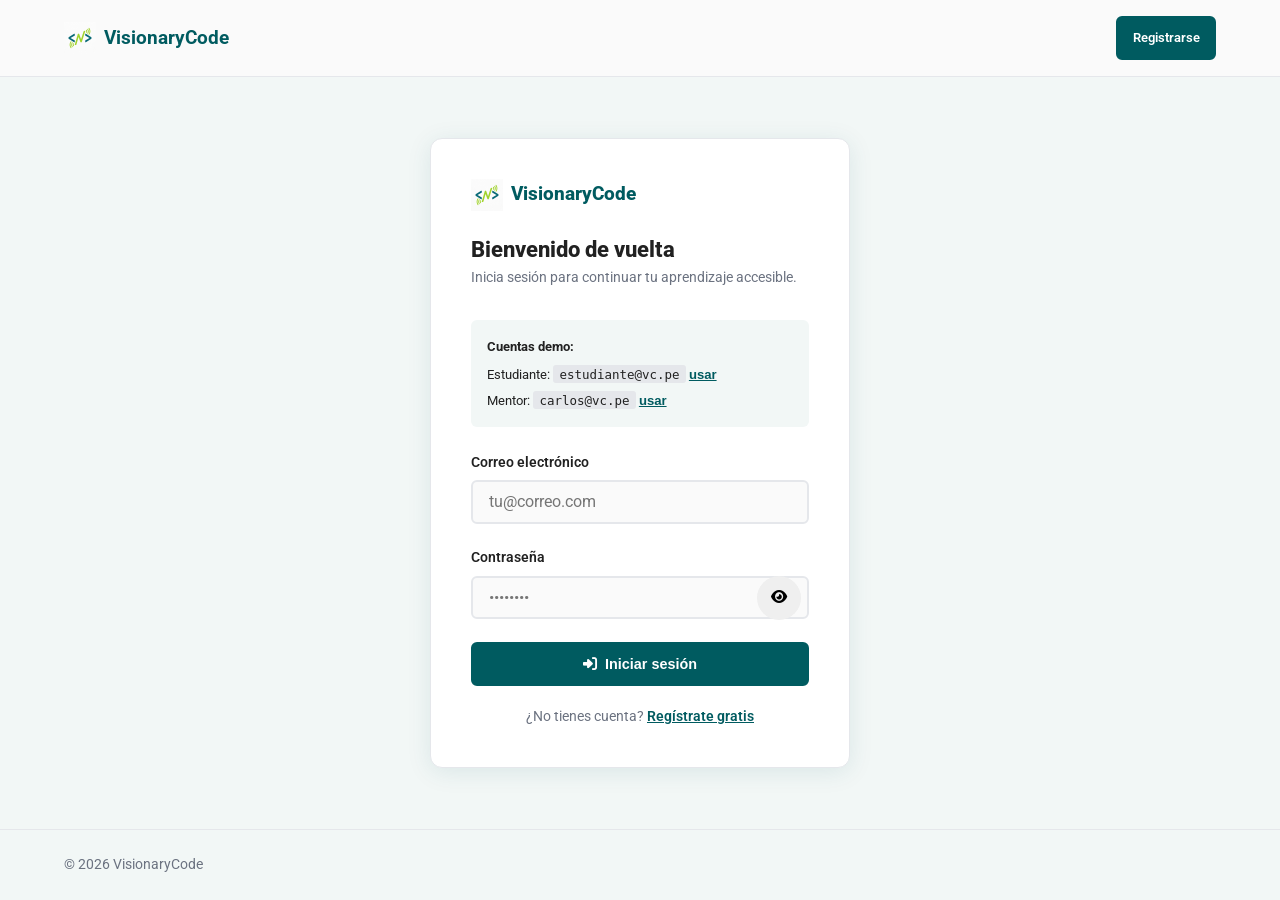
<file: docs/student/progress.html>
<!DOCTYPE html>
<html lang="es">

<head>
  <meta charset="UTF-8">
  <meta name="viewport" content="width=device-width, initial-scale=1.0">
  <title>Mi Progreso — VisionaryCode</title>
  <link href="https://fonts.googleapis.com/css2?family=Roboto:wght@400;500;700;800&display=swap" rel="stylesheet">
  <link rel="stylesheet" href="https://cdnjs.cloudflare.com/ajax/libs/font-awesome/6.4.0/css/all.min.css">
  <link rel="icon" href="../favicon.ico">
  <link rel="stylesheet" href="../assets/styles/main.css">
  <style>
    .progress-hero {
      background: linear-gradient(135deg, #005B60, #00363A);
      color: #fff;
      border-radius: var(--radius);
      padding: 2rem;
      margin-bottom: 1.5rem;
    }

    .progress-hero h2 {
      font-size: 1.3rem;
      font-weight: 800;
      margin-bottom: .5rem;
    }

    .progress-hero.pct {
      font-size: 3.5rem;
      font-weight: 800;
      line-height: 1;
    }

    .progress-hero.bar-wrap {
      background: rgba(255, 255, 255, .3);
      border-radius: 99px;
      height: 14px;
      margin-top: 1rem;
    }

    .progress-hero.bar-fill {
      background: #fff;
      height: 100%;
      border-radius: 99px;
      transition: width.8s ease;
    }

    .badge-grid {
      display: grid;
      grid-template-columns: repeat(auto-fill, minmax(150px, 1fr));
      gap: 1rem;
    }

    .badge-card {
      background: var(--surface);
      border: 2px solid var(--border);
      border-radius: var(--radius);
      padding: 1.25rem;
      text-align: center;
      display: flex;
      flex-direction: column;
      align-items: center;
      gap: .5rem;
      transition: border-color.2s, box-shadow.2s;
    }

    .badge-card.earned {
      border-color: var(--primary);
      box-shadow: 0 0 0 4px var(--primary-light);
    }

    .badge-card.locked {
      opacity: .4;
      filter: grayscale(1);
    }

    .badge-emoji {
      font-size: 2.5rem;
    }

    .badge-name {
      font-size: .85rem;
      font-weight: 700;
    }

    .badge-desc {
      font-size: .75rem;
      color: var(--text-muted);
    }

    .badge-status {
      font-size: .75rem;
      font-weight: 700;
    }

    .badge-card.earned .badge-status {
      color: var(--success);
    }

    .module-progress-bar {
      height: 8px;
      background: var(--border);
      border-radius: 99px;
      margin-top: .4rem;
    }

    .module-progress-fill {
      height: 100%;
      border-radius: 99px;
      background: var(--primary);
      transition: width.6s;
    }

    .cert-card {
      background: linear-gradient(135deg, #E0F2F1, #B2DFDB);
      border: 2px solid var(--primary);
      border-radius: var(--radius);
      padding: 2rem;
      text-align: center;
    }

    .cert-card.cert-icon {
      font-size: 3rem;
      margin-bottom: .75rem;
    }

    .cert-locked {
      opacity: .5;
    }
  </style>
</head>

<body>
  <a href="#main" class="skip-link">Saltar al contenido de progreso</a>
  <div id="aria-live" class="sr-only" aria-live="assertive" aria-atomic="true"></div>

  <header class="navbar" role="banner">
    <div class="container nav-container">
      <a href="../index.html" class="logo"><img src="../assets/images/minilogo.jpg" alt="VisionaryCode" class="logo-img"> VisionaryCode</a>
      <nav aria-label="Navegación principal">
        <ul class="nav-links">
          <li><a href="dashboard.html">Panel</a></li>
          <li><a href="editor.html">Editor</a></li>
          <li><a href="mentoring.html">Mentores</a></li>
          <li><a href="progress.html" class="active">Progreso</a></li>
          <li><a href="settings.html">Configuración</a></li>
        </ul>
      </nav>
      <div class="nav-actions" id="nav-user"></div>
    </div>
  </header>

  <main id="main" class="page-main" tabindex="-1">
    <div class="page-header">
      <h1 class="page-title">Mi progreso</h1>
      <p class="page-subtitle">Seguimiento de avance, insignias y certificados accesibles</p>
    </div>

    <!-- Progreso general -->
    <div class="progress-hero" role="region" aria-labelledby="prog-heading">
      <h2 id="prog-heading">Avance del curso</h2>
      <div style="display:flex;align-items:flex-end;gap:1rem;flex-wrap:wrap">
        <div>
          <div class="pct" id="prog-pct" aria-live="polite">0%</div>
          <div style="font-size:.9rem;opacity:.8">completado</div>
        </div>
        <div style="flex:1;min-width:200px">
          <div style="display:flex;justify-content:space-between;font-size:.85rem;margin-bottom:.4rem">
            <span>Módulo <span id="current-module">3</span> de 5</span>
            <button class="btn btn-sm" style="background:rgba(255,255,255,.2);color:#fff;border:none;cursor:pointer" onclick="announceProgress()" aria-label="Escuchar resumen de progreso">
              <i class="fa-solid fa-volume-high"></i> Escuchar resumen
            </button>
          </div>
          <div class="bar-wrap" role="progressbar" aria-label="Progreso del curso" id="hero-bar-wrap">
            <div class="bar-fill" id="hero-bar" style="width:0%"></div>
          </div>
        </div>
      </div>
    </div>

    <!-- Estadísticas -->
    <div class="dash-grid" style="margin-bottom:1.5rem" role="region" aria-label="Estadísticas de aprendizaje">
      <div class="stat-card">
        <div class="stat-icon"><i class="fa-solid fa-clock"></i></div>
        <div>
          <div class="stat-value" id="stat-hours">0h</div>
          <div class="stat-label">Horas de estudio</div>
        </div>
      </div>
      <div class="stat-card">
        <div class="stat-icon"><i class="fa-solid fa-users"></i></div>
        <div>
          <div class="stat-value" id="stat-sessions">0</div>
          <div class="stat-label">Tutorías recibidas</div>
        </div>
      </div>
      <div class="stat-card">
        <div class="stat-icon"><i class="fa-solid fa-code"></i></div>
        <div>
          <div class="stat-value" id="stat-runs">0</div>
          <div class="stat-label">Ejecuciones de código</div>
        </div>
      </div>
      <div class="stat-card">
        <div class="stat-icon"><i class="fa-solid fa-trophy"></i></div>
        <div>
          <div class="stat-value" id="stat-badges-count">0/5</div>
          <div class="stat-label">Insignias obtenidas</div>
        </div>
      </div>
    </div>

    <!-- Módulos detallados -->
    <div class="card" style="margin-bottom:1.5rem">
      <div class="card-header">
        <h2 class="card-title">Progreso por módulo</h2>
        <button class="btn btn-ghost btn-sm" onclick="announceProgress()">
          <i class="fa-solid fa-volume-high"></i> Escuchar
        </button>
      </div>
      <div id="module-list" role="list" aria-label="Lista de módulos con progreso"></div>
    </div>

    <!-- Insignias -->
    <div class="card" style="margin-bottom:1.5rem">
      <div class="card-header">
        <h2 class="card-title">Insignias auditivas</h2>
        <span id="badges-earned-count" style="font-size:.85rem;color:var(--text-muted)"></span>
      </div>
      <p style="font-size:.85rem;color:var(--text-muted);margin-bottom:1rem">Al ganar una insignia, recibirás una felicitación sonora especial.</p>
      <div class="badge-grid" id="badge-grid" role="list" aria-label="Insignias del estudiante"></div>
      <div style="margin-top:1rem">
        <button class="btn btn-outline btn-sm" onclick="simulateBadge()" aria-label="Demostrar insignia auditiva">
          <i class="fa-solid fa-volume-high"></i> Demostrar insignia auditiva
        </button>
      </div>
    </div>

    <!-- Certificado -->
    <div class="card">
      <div class="card-header">
        <h2 class="card-title">Certificado de finalización</h2>
      </div>
      <p style="font-size:.85rem;color:var(--text-muted);margin-bottom:1.25rem">El certificado es un PDF accesible con etiquetas ARIA para lectores de pantalla.</p>
      <div id="cert-area"></div>
    </div>

  </main>
  <script src="../assets/scripts/app.js"></script>
  <script>
    const user = Auth.requireStudent();

    const MODULES = [{
        name: 'Fundamentos de Python',
        pct: 100,
        done: true
      },
      {
        name: 'Estructuras de datos',
        pct: 100,
        done: true
      },
      {
        name: 'Funciones y recursión',
        pct: 65,
        done: false
      },
      {
        name: 'Programación orientada a objetos',
        pct: 0,
        done: false
      },
      {
        name: 'Proyecto final',
        pct: 0,
        done: false
      },
    ];

    if (user) {
      const prog = user.progress || 65;
      document.getElementById('prog-pct').textContent = prog + '%';
      document.getElementById('hero-bar').style.width = prog + '%';
      document.getElementById('hero-bar-wrap').setAttribute('aria-valuenow', prog);

      // Stats
      const hist = (DB.get('history') || []).filter(h => h.studentId === user.id);
      document.getElementById('stat-sessions').textContent = hist.length;
      const totalMin = hist.reduce((a, h) => a + (h.duration || 0), 0);
      document.getElementById('stat-hours').textContent = Math.round(totalMin / 60) + 'h';
      document.getElementById('stat-runs').textContent = DB.get('runCount_' + user.id) || 12;
      const earnedBadges = user.badges || [];
      document.getElementById('stat-badges-count').textContent = earnedBadges.length + '/' + Object.keys(Progress.BADGES).length;

      // Modules
      const modEl = document.getElementById('module-list');
      modEl.innerHTML = MODULES.map((m, i) => `
 <div role="listitem" style="padding:.85rem 0;border-bottom:1px solid var(--border)"
 aria-label="Módulo ${i+1}: ${m.name}, ${m.pct}% completado">
 <div style="display:flex;justify-content:space-between;align-items:center;margin-bottom:.4rem">
 <span style="font-weight:600;font-size:.9rem">
 ${m.done ? '<i class="fa-solid fa-circle-check" style="color:var(--success)" aria-hidden="true"></i>' :
 m.pct > 0 ? '<i class="fa-solid fa-spinner fa-spin" style="color:var(--primary)" aria-hidden="true"></i>' :
 '<i class="fa-solid fa-lock" style="color:var(--text-muted)" aria-hidden="true"></i>'}
 Módulo ${i+1}: ${m.name}
 </span>
 <span style="font-size:.85rem;font-weight:700;color:${m.done?'var(--success)':'var(--primary)'}">${m.pct}%</span>
 </div>
 <div class="module-progress-bar" role="progressbar" aria-valuenow="${m.pct}" aria-valuemin="0" aria-valuemax="100">
 <div class="module-progress-fill" style="width:${m.pct}%"></div>
 </div>
 </div>`).join('');

      // Badges
      const badgeGrid = document.getElementById('badge-grid');
      document.getElementById('badges-earned-count').textContent = earnedBadges.length + ' de ' + Object.keys(Progress.BADGES).length + ' obtenidas';
      badgeGrid.innerHTML = Object.entries(Progress.BADGES).map(([id, b]) => {
        const isEarned = earnedBadges.includes(id);
        return `<div class="badge-card ${isEarned?'earned':'locked'}" role="listitem"
 aria-label="${b.name}. ${b.desc}. ${isEarned?'Obtenida':'Pendiente'}">
 <span class="badge-emoji" aria-hidden="true">${b.icon}</span>
 <span class="badge-name">${b.name}</span>
 <span class="badge-desc">${b.desc}</span>
 <span class="badge-status">${isEarned ? '✓ Obtenida' : '🔒 Pendiente'}</span>
 </div>`;
      }).join('');

      // Certificate
      const certArea = document.getElementById('cert-area');
      if (prog >= 100) {
        certArea.innerHTML = `<div class="cert-card" role="region" aria-label="Certificado disponible">
 <div class="cert-icon" aria-hidden="true">🎓</div>
 <h3 style="margin-bottom:.5rem">¡Felicitaciones, ${user.name.split(' ')[0]}!</h3>
 <p style="color:var(--text-muted);margin-bottom:1.25rem">Has completado el curso. Tu certificado está listo.</p>
 <button class="btn btn-primary btn-lg" onclick="generateCertificate('student')" aria-label="Descargar certificado accesible en PDF">
 <i class="fa-solid fa-download"></i> Descargar Certificado PDF accesible
 </button>
 <p style="font-size:.8rem;color:var(--text-muted);margin-top:.75rem">El PDF incluye etiquetas ARIA compatibles con NVDA y JAWS.</p>
 </div>`;
      } else {
        certArea.innerHTML = `<div class="cert-card cert-locked" role="region" aria-label="Certificado pendiente">
 <div class="cert-icon" aria-hidden="true">🔒</div>
 <h3 style="margin-bottom:.5rem">Certificado pendiente</h3>
 <p style="color:var(--text-muted);margin-bottom:1rem">Completa el 100% del curso para desbloquear tu certificado PDF accesible.</p>
 <div class="progress-bar-wrap"><div class="progress-bar" style="width:${prog}%"></div></div>
 <p style="font-size:.85rem;margin-top:.5rem">Progreso actual: ${prog}% — Te falta ${100-prog}% más</p>
 <button class="btn btn-outline" style="margin-top:1rem" onclick="simulateComplete()" aria-label="Simular completar el curso para ver el certificado">
 Simular finalización (demo)
 </button>
 </div>`;
      }

      // Welcome TTS
      setTimeout(() => TTS.speak('Mi progreso. Módulo actual completado al ' + prog + ' por ciento. Tienes ' + earnedBadges.length + ' insignias. Presiona el botón Escuchar para más detalles.'), 500);
    }

    // Announce progress
    function announceProgress() {
      const prog = user?.progress || 65;
      const earned = (user?.badges || []).length;
      const hist = (DB.get('history') || []).filter(h => h.studentId === user?.id);
      TTS.speak(`Resumen de progreso: Módulo actual completado al ${prog} por ciento. Has completado 3 de 5 módulos. Tienes ${hist.length} tutorías recibidas y ${earned} insignias ganadas.`, true);
    }

    // Simulate badge sound
    function simulateBadge() {
      TTS.playEarcon('badge');
      setTimeout(() => TTS.speak('¡Felicidades! Obtuviste la insignia Acelerador por completar el 50 por ciento del curso.', true), 600);
      toast('🏆 Demostración: insignia auditiva reproducida', 'success', 3000);
    }

    // Demo: simulate course completion
    function simulateComplete() {
      const students = DB.get('students') || [];
      const s = students.find(s => s.id === user.id);
      if (s) {
        s.progress = 100;
        s.badges = Object.keys(Progress.BADGES);
        DB.set('students', students);
        DB.set('currentUser', s);
      }
      TTS.playEarcon('badge');
      TTS.speak('¡Felicitaciones! Has completado el curso. Tu certificado está disponible.', true);
      setTimeout(() => location.reload(), 1500);
    }
  </script>
</body>

</html>
</file>
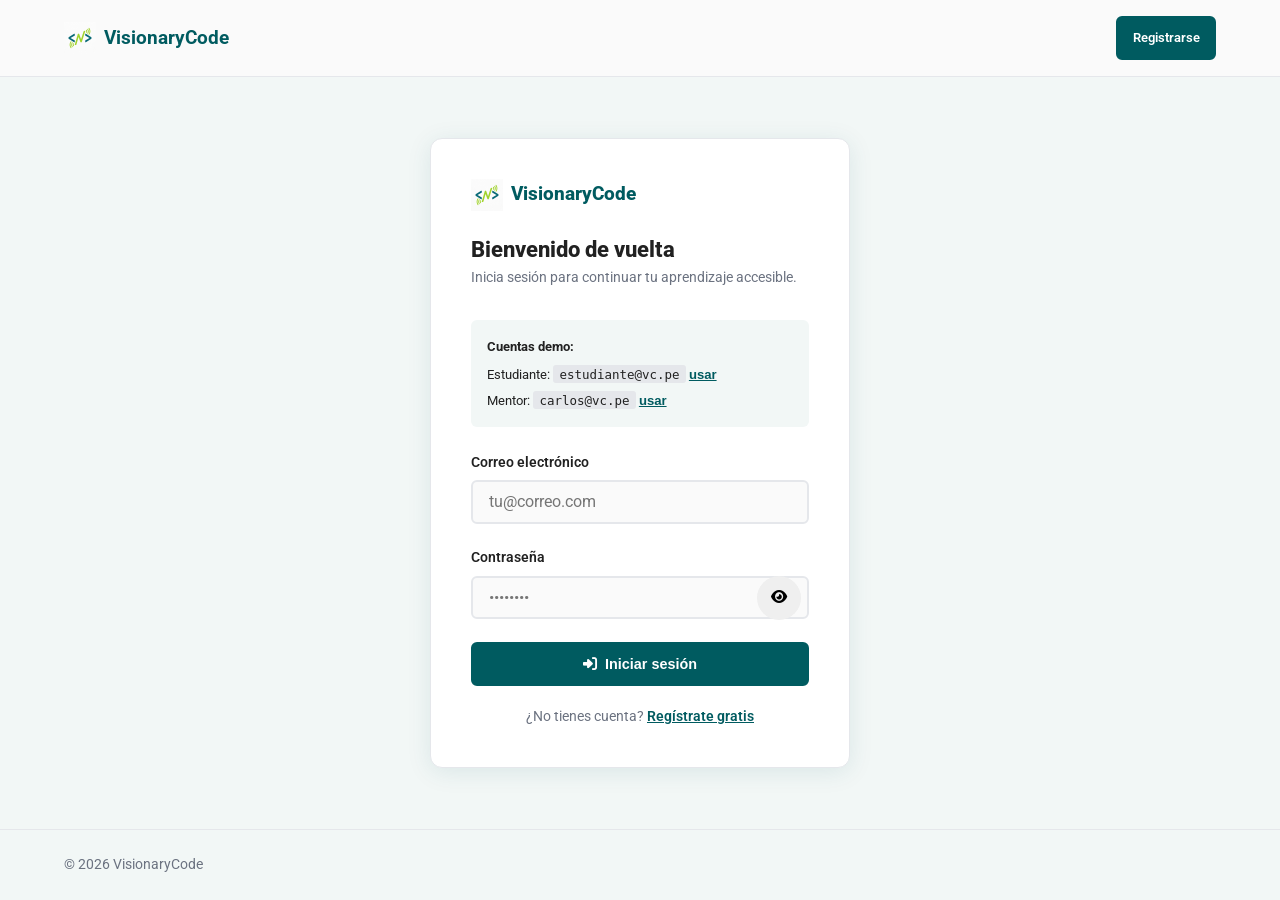
<file: docs/student/settings.html>
<!DOCTYPE html>
<html lang="es">

<head>
  <meta charset="UTF-8">
  <meta name="viewport" content="width=device-width, initial-scale=1.0">
  <title>Accesibilidad — VisionaryCode</title>
  <link href="https://fonts.googleapis.com/css2?family=Roboto:wght@400;500;700;800&display=swap" rel="stylesheet">
  <link rel="stylesheet" href="https://cdnjs.cloudflare.com/ajax/libs/font-awesome/6.4.0/css/all.min.css">
  <link rel="icon" href="../favicon.ico">
  <link rel="stylesheet" href="../assets/styles/main.css">
  <style>
    .settings-grid {
      display: grid;
      grid-template-columns: repeat(auto-fill, minmax(340px, 1fr));
      gap: 1.25rem;
    }

    .setting-row {
      display: flex;
      justify-content: space-between;
      align-items: center;
      padding: .85rem 0;
      border-bottom: 1px solid var(--border);
    }

    .setting-row:last-child {
      border-bottom: none;
    }

    .setting-label {
      font-weight: 600;
      font-size: .9rem;
    }

    .setting-desc {
      font-size: .8rem;
      color: var(--text-muted);
      margin-top: .2rem;
    }

    .speed-display {
      display: flex;
      align-items: center;
      gap: .75rem;
    }

    .speed-value {
      font-size: 1.2rem;
      font-weight: 800;
      color: var(--primary);
      min-width: 3rem;
      text-align: center;
    }

    .voice-grid {
      display: flex;
      flex-direction: column;
      gap: .5rem;
      margin-top: .75rem;
    }

    .voice-btn {
      display: flex;
      align-items: center;
      justify-content: space-between;
      padding: .6rem .9rem;
      border: 2px solid var(--border);
      border-radius: var(--radius-sm);
      cursor: pointer;
      background: var(--surface);
      font-size: .88rem;
      transition: all.2s;
    }

    .voice-btn.selected {
      border-color: var(--primary);
      background: var(--primary-light);
      color: var(--primary);
    }

    .shortcut-editor {
      display: flex;
      flex-direction: column;
      gap: .5rem;
    }

    .shortcut-item {
      display: flex;
      align-items: center;
      justify-content: space-between;
      padding: .6rem .9rem;
      background: var(--bg-secondary);
      border-radius: var(--radius-sm);
      font-size: .85rem;
    }

    .shortcut-input {
      padding: .3rem .6rem;
      border: 2px solid var(--border);
      border-radius: var(--radius-sm);
      font-family: monospace;
      font-size: .82rem;
      width: 130px;
      background: var(--surface);
      color: var(--text);
    }

    .pronun-item {
      display: flex;
      align-items: center;
      gap: .75rem;
      padding: .6rem 0;
      border-bottom: 1px solid var(--border);
      font-size: .88rem;
    }

    .pronun-sym {
      font-family: monospace;
      font-size: 1.1rem;
      font-weight: 700;
      width: 2rem;
      text-align: center;
    }

    .pronun-name {
      color: var(--primary);
      font-weight: 600;
    }

    .demo-area {
      background: var(--bg-secondary);
      border-radius: var(--radius-sm);
      padding: 1rem;
      margin-top: .75rem;
      font-size: .85rem;
    }

    .font-preview {
      font-size: calc(1rem * var(--font-scale, 1));
      transition: font-size.3s;
    }
  </style>
</head>

<body>
  <a href="#main" class="skip-link">Saltar a configuración de accesibilidad</a>
  <div id="aria-live" class="sr-only" aria-live="assertive" aria-atomic="true"></div>

  <header class="navbar" role="banner">
    <div class="container nav-container">
      <a href="../index.html" class="logo"><img src="../assets/images/minilogo.jpg" alt="VisionaryCode" class="logo-img"> VisionaryCode</a>
      <nav aria-label="Navegación principal">
        <ul class="nav-links">
          <li><a href="dashboard.html">Panel</a></li>
          <li><a href="editor.html">Editor</a></li>
          <li><a href="mentoring.html">Mentores</a></li>
          <li><a href="progress.html">Progreso</a></li>
          <li><a href="settings.html" class="active">Configuración</a></li>
        </ul>
      </nav>
      <div class="nav-actions" id="nav-user"></div>
    </div>
  </header>

  <main id="main" class="page-main" tabindex="-1">
    <div class="page-header">
      <h1 class="page-title">Configuración de accesibilidad</h1>
      <p class="page-subtitle">Personaliza la experiencia auditiva y visual</p>
    </div>

    <div class="settings-grid">

      <!-- Velocidad del lector -->
      <div class="card">
        <div class="card-header">
          <h2 class="card-title">Velocidad de voz</h2>
        </div>
        <p style="font-size:.85rem;color:var(--text-muted);margin-bottom:1rem">Alt+→ aumenta | Alt+← disminuye (10% cada vez)</p>
        <div class="speed-display" role="group" aria-label="Control de velocidad de voz">
          <button class="btn btn-outline btn-sm" id="speed-down" onclick="changeSpeed(-0.1)" aria-label="Disminuir velocidad">
            <i class="fa-solid fa-minus" aria-hidden="true"></i>
          </button>
          <div class="speed-value" id="speed-val" aria-live="polite" aria-label="Velocidad actual">1.0×</div>
          <button class="btn btn-outline btn-sm" id="speed-up" onclick="changeSpeed(0.1)" aria-label="Aumentar velocidad">
            <i class="fa-solid fa-plus" aria-hidden="true"></i>
          </button>
        </div>
        <input type="range" id="speed-slider" min="0.5" max="3" step="0.1" value="1" aria-label="Velocidad de voz: desliza para ajustar" oninput="setSpeed(parseFloat(this.value))" style="width:100%;margin-top:1rem;accent-color:var(--primary)">
        <button class="btn btn-ghost btn-sm" style="margin-top:.75rem" onclick="testVoice()">
          <i class="fa-solid fa-volume-high"></i> Probar velocidad
        </button>
      </div>

      <!-- Selección de voz -->
      <div class="card">
        <div class="card-header">
          <h2 class="card-title">Voz del sistema</h2>
        </div>
        <p style="font-size:.85rem;color:var(--text-muted);margin-bottom:.75rem">Elige el perfil de voz que te resulte más cómodo.</p>
        <div class="voice-grid" id="voice-list" role="radiogroup" aria-label="Seleccionar voz del sistema">
          <div style="color:var(--text-muted);font-size:.85rem">Cargando voces disponibles...</div>
        </div>
      </div>

      <!-- Earcons toggle -->
      <div class="card">
        <div class="card-header">
          <h2 class="card-title">Sonidos de interfaz (Earcons)</h2>
        </div>
        <div class="setting-row">
          <div>
            <div class="setting-label">Activar earcons</div>
            <div class="setting-desc">Sonidos para compilación exitosa, errores y guardado</div>
          </div>
          <button class="toggle" id="earcon-toggle" role="switch" aria-checked="true" aria-label="Activar o desactivar sonidos de interfaz (earcons)" onclick="toggleEarcons()"></button>
        </div>
        <div style="display:flex;flex-wrap:wrap;gap:.5rem;margin-top:.75rem">
          <button class="btn btn-ghost btn-sm" onclick="TTS.playEarcon('success')" aria-label="Probar sonido de compilación exitosa">🔔 Éxito</button>
          <button class="btn btn-ghost btn-sm" onclick="TTS.playEarcon('error')" aria-label="Probar sonido de error">🔕 Error</button>
          <button class="btn btn-ghost btn-sm" onclick="TTS.playEarcon('save')" aria-label="Probar sonido de guardado">💾 Guardado</button>
          <button class="btn btn-ghost btn-sm" onclick="TTS.playEarcon('badge')" aria-label="Probar sonido de insignia">🏆 Insignia</button>
        </div>
      </div>

      <!-- Alto contraste -->
      <div class="card">
        <div class="card-header">
          <h2 class="card-title">Modo de color</h2>
        </div>
        <div class="setting-row">
          <div>
            <div class="setting-label">Alto contraste</div>
            <div class="setting-desc">Fondo negro, texto blanco/amarillo. WCAG AAA</div>
          </div>
          <button class="toggle" id="contrast-toggle" role="switch" aria-checked="false" aria-label="Activar modo de alto contraste" onclick="toggleContrast()"></button>
        </div>
        <div class="demo-area" id="contrast-preview" aria-label="Previsualización de contraste">
          <strong>Vista previa:</strong> Este texto cambiará con el modo de alto contraste.
        </div>
      </div>

      <!-- Tamaño de fuente -->
      <div class="card">
        <div class="card-header">
          <h2 class="card-title">Tamaño de fuente</h2>
        </div>
        <p style="font-size:.85rem;color:var(--text-muted);margin-bottom:.75rem">Escala desde 100% hasta 200%. Los contenedores se adaptan.</p>
        <div class="speed-display">
          <button class="btn btn-outline btn-sm" onclick="changeFont(-0.1)" aria-label="Reducir tamaño de fuente">A-</button>
          <div class="speed-value" id="font-val" aria-live="polite">100%</div>
          <button class="btn btn-outline btn-sm" onclick="changeFont(0.1)" aria-label="Aumentar tamaño de fuente">A+</button>
        </div>
        <input type="range" id="font-slider" min="1" max="2" step="0.1" value="1" aria-label="Tamaño de fuente: desliza para ajustar" oninput="setFont(parseFloat(this.value))" style="width:100%;margin-top:1rem;accent-color:var(--primary)">
        <div class="font-preview demo-area" id="font-preview" style="margin-top:.75rem">
          Previsualización del tamaño de texto actual.
        </div>
      </div>

      <!-- Reasignación de atajos -->
      <div class="card" style="grid-column:span 1">
        <div class="card-header">
          <h2 class="card-title">Atajos personalizados</h2>
        </div>
        <p style="font-size:.85rem;color:var(--text-muted);margin-bottom:.75rem">Reasigna atajos que entren en conflicto con JAWS/NVDA.</p>
        <div class="shortcut-editor" role="group" aria-label="Personalizar atajos de teclado">
          <div class="shortcut-item">
            <span>Leer línea</span>
            <input type="text" class="shortcut-input" id="sc-read" value="Alt+L" aria-label="Atajo para leer línea" onchange="saveShortcut('readLine', this.value)">
          </div>
          <div class="shortcut-item">
            <span>N° de línea</span>
            <input type="text" class="shortcut-input" id="sc-linenum" value="Alt+N" aria-label="Atajo para número de línea" onchange="saveShortcut('lineNum', this.value)">
          </div>
          <div class="shortcut-item">
            <span>Verificar sintaxis</span>
            <input type="text" class="shortcut-input" id="sc-syntax" value="Alt+V" aria-label="Atajo para verificar sintaxis" onchange="saveShortcut('syntax', this.value)">
          </div>
          <div class="shortcut-item">
            <span>Ver atajos</span>
            <input type="text" class="shortcut-input" id="sc-help" value="Alt+H" aria-label="Atajo para ver ayuda" onchange="saveShortcut('help', this.value)">
          </div>
        </div>
        <button class="btn btn-ghost btn-sm" style="margin-top:.75rem;width:100%" onclick="resetShortcuts()">
          Restaurar atajos predeterminados
        </button>
      </div>

      <!-- Modo compatibilidad externa -->
      <div class="card">
        <div class="card-header">
          <h2 class="card-title">Lector externo</h2>
        </div>
        <div class="setting-row">
          <div>
            <div class="setting-label">Usar NVDA / JAWS externo</div>
            <div class="setting-desc">Silencia la voz interna. La plataforma solo provee etiquetas ARIA.</div>
          </div>
          <button class="toggle" id="external-toggle" role="switch" aria-checked="false" aria-label="Activar modo de lector de pantalla externo (NVDA/JAWS)" onclick="toggleExternalReader()"></button>
        </div>
        <div class="alert alert-info" style="margin-top:.75rem;font-size:.82rem">
          <i class="fa-solid fa-info-circle"></i>
          Con esta opción activa, la síntesis de voz interna se silencia. Tu lector de pantalla (NVDA/JAWS) leerá las etiquetas ARIA de la plataforma.
        </div>
      </div>

      <!-- Diccionario de pronunciación -->
      <div class="card" style="grid-column:1/-1">
        <div class="card-header">
          <h2 class="card-title">Diccionario de pronunciación</h2>
        </div>
        <p style="font-size:.85rem;color:var(--text-muted);margin-bottom:.75rem">Símbolos de programación leídos con nombres lógicos.</p>
        <div style="display:grid;grid-template-columns:repeat(auto-fill,minmax(180px,1fr));gap:.5rem" id="pronun-list" role="list" aria-label="Diccionario de pronunciación de símbolos"></div>
        <div style="margin-top:1rem">
          <button class="btn btn-primary btn-sm" onclick="testPronunciation()">
            <i class="fa-solid fa-volume-high"></i> Probar pronunciación
          </button>
        </div>
      </div>

    </div>

    <!-- Save settings button -->
    <div style="margin-top:1.5rem;display:flex;justify-content:flex-end;gap:.75rem">
      <button class="btn btn-ghost" onclick="resetAll()">Restaurar todo</button>
      <button class="btn btn-primary" onclick="saveAll()">
        <i class="fa-solid fa-floppy-disk"></i> Guardar configuración
      </button>
    </div>
  </main>
  <script src="../assets/scripts/app.js"></script>
  <script>
    Auth.requireStudent();
    let settings = DB.get('a11y') || {
      rate: 1,
      pitch: 1,
      earcons: true,
      externalReader: false,
      highContrast: false,
      fontScale: 1
    };

    // Restore UI from saved settings
    function restoreUI() {
      document.getElementById('speed-val').textContent = settings.rate.toFixed(1) + '×';
      document.getElementById('speed-slider').value = settings.rate;
      document.getElementById('font-val').textContent = Math.round(settings.fontScale * 100) + '%';
      document.getElementById('font-slider').value = settings.fontScale;
      setToggle('earcon-toggle', settings.earcons !== false);
      setToggle('contrast-toggle', !!settings.highContrast);
      setToggle('external-toggle', !!settings.externalReader);
      if (settings.highContrast) document.body.classList.add('high-contrast');
      document.documentElement.style.setProperty('--font-scale', settings.fontScale || 1);
      TTS.rate = settings.rate || 1;
      TTS.earcons = settings.earcons !== false;
      TTS.externalReader = !!settings.externalReader;

      const customs = DB.get('customShortcuts') || {};
      if (customs.readLine) document.getElementById('sc-read').value = customs.readLine;
      if (customs.lineNum) document.getElementById('sc-linenum').value = customs.lineNum;
      if (customs.syntax) document.getElementById('sc-syntax').value = customs.syntax;
      if (customs.help) document.getElementById('sc-help').value = customs.help;
    }

    function setToggle(id, on) {
      const btn = document.getElementById(id);
      btn.classList.toggle('on', on);
      btn.setAttribute('aria-checked', on);
    }

    // Speed
    function changeSpeed(delta) {
      const newRate = Math.max(0.5, Math.min(3, +(settings.rate + delta).toFixed(1)));
      setSpeed(newRate);
    }

    function setSpeed(val) {
      settings.rate = val;
      TTS.rate = val;
      document.getElementById('speed-val').textContent = val.toFixed(1) + '×';
      document.getElementById('speed-slider').value = val;
      TTS.speak('Velocidad: ' + val.toFixed(1));
    }

    function testVoice() {
      TTS.speak('Esta es la velocidad actual del lector de pantalla. Línea 1. def calcular promedio de lista. Nivel 1, si no lista, retornar cero.', true);
    }

    // Voice selection
    function loadVoices() {
      const voices = window.speechSynthesis?.getVoices() || [];
      const list = document.getElementById('voice-list');
      const esVoices = voices.filter(v => v.lang.startsWith('es') || v.lang.startsWith('ES'));
      const displayVoices = esVoices.length > 0 ? esVoices : voices.slice(0, 6);
      if (displayVoices.length === 0) {
        list.innerHTML = '<p style="font-size:.85rem;color:var(--text-muted)">No se detectaron voces. Tu navegador puede no soportar Web Speech API o las voces no están instaladas.</p>';
        return;
      }
      list.innerHTML = displayVoices.map((v, i) => `
 <button type="button" class="voice-btn ${settings.voiceUri === v.voiceURI ? 'selected' : ''}"
 role="radio" aria-checked="${settings.voiceUri === v.voiceURI}"
 aria-label="Voz: ${v.name}, idioma ${v.lang}"
 onclick="selectVoice('${v.voiceURI.replace(/'/g,"\\'")}', '${v.name.replace(/'/g,"\\'")}', this)">
 <span>${v.name} <small style="color:var(--text-muted)">(${v.lang})</small></span>
 <i class="fa-solid fa-volume-high" aria-hidden="true"></i>
 </button>`).join('');
    }

    function selectVoice(uri, name, btn) {
      settings.voiceUri = uri;
      document.querySelectorAll('.voice-btn').forEach(b => {
        b.classList.remove('selected');
        b.setAttribute('aria-checked', 'false');
      });
      btn.classList.add('selected');
      btn.setAttribute('aria-checked', 'true');
      const voices = window.speechSynthesis?.getVoices() || [];
      TTS.voice = voices.find(v => v.voiceURI === uri) || null;
      TTS.speak('Voz seleccionada: ' + name + '. Esta es una prueba de audio.');
    }

    // Earcons
    function toggleEarcons() {
      settings.earcons = !settings.earcons;
      TTS.earcons = settings.earcons;
      setToggle('earcon-toggle', settings.earcons);
      TTS.speak(settings.earcons ? 'Sonidos de interfaz activados.' : 'Sonidos de interfaz desactivados. Solo voz.');
      if (settings.earcons) TTS.playEarcon('notify');
    }

    // High contrast
    function toggleContrast() {
      settings.highContrast = !settings.highContrast;
      document.body.classList.toggle('high-contrast', settings.highContrast);
      setToggle('contrast-toggle', settings.highContrast);
      TTS.speak(settings.highContrast ? 'Modo alto contraste activado. Fondo negro, texto blanco.' : 'Modo alto contraste desactivado. Colores normales.');
    }

    // Font size
    function changeFont(delta) {
      const newScale = Math.max(1, Math.min(2, +(settings.fontScale + delta).toFixed(1)));
      setFont(newScale);
    }

    function setFont(val) {
      settings.fontScale = val;
      document.documentElement.style.setProperty('--font-scale', val);
      document.getElementById('font-val').textContent = Math.round(val * 100) + '%';
      document.getElementById('font-slider').value = val;
      document.getElementById('font-preview').style.fontSize = val + 'rem';
      TTS.speak('Tamaño de fuente: ' + Math.round(val * 100) + ' por ciento.');
    }

    // Custom shortcuts
    function saveShortcut(action, key) {
      const customs = DB.get('customShortcuts') || {};
      customs[action] = key;
      DB.set('customShortcuts', customs);
      TTS.speak('Atajo actualizado: ' + action + ' ahora es ' + key);
    }

    function resetShortcuts() {
      DB.set('customShortcuts', {});
      document.getElementById('sc-read').value = 'Alt+L';
      document.getElementById('sc-linenum').value = 'Alt+N';
      document.getElementById('sc-syntax').value = 'Alt+V';
      document.getElementById('sc-help').value = 'Alt+H';
      TTS.speak('Atajos restaurados a valores predeterminados.');
      toast('Atajos restaurados.', 'success');
    }

    // External reader
    function toggleExternalReader() {
      settings.externalReader = !settings.externalReader;
      TTS.externalReader = settings.externalReader;
      setToggle('external-toggle', settings.externalReader);
      if (settings.externalReader) {
        TTS.synth && TTS.synth.cancel();
        TTS.announce('Modo lector externo activado. La síntesis de voz interna está silenciada. Usa NVDA o JAWS.');
      } else {
        TTS.speak('Lector interno reactivado. Bienvenido de vuelta.');
      }
    }

    // Pronunciation dictionary
    function renderPronunciation() {
      const pairs = Object.entries(TTS.pronunciationMap).slice(0, 16);
      document.getElementById('pronun-list').innerHTML = pairs.map(([sym, name]) => `
 <div role="listitem" style="display:flex;align-items:center;gap:.5rem;padding:.4rem .75rem;background:var(--bg-secondary);border-radius:var(--radius-sm);font-size:.82rem"
 aria-label="El símbolo ${sym} se pronuncia como ${name}">
 <code style="font-size:1rem;font-weight:700;color:var(--primary);min-width:1.5rem">${sym}</code>
 <span style="color:var(--text-muted)">→</span>
 <span class="pronun-name">"${name}"</span>
 </div>`).join('');
    }

    function testPronunciation() {
      TTS.speakCode('def calcular(x, y) { return x + y; }');
    }

    function saveAll() {
      DB.set('a11y', settings);
      TTS.speak('Configuración guardada correctamente.', true);
      TTS.playEarcon('success');
      toast('Configuración guardada.', 'success');
    }

    function resetAll() {
      settings = {
        rate: 1,
        pitch: 1,
        earcons: true,
        externalReader: false,
        highContrast: false,
        fontScale: 1
      };
      DB.set('a11y', settings);
      document.body.classList.remove('high-contrast');
      document.documentElement.style.setProperty('--font-scale', 1);
      TTS.rate = 1;
      TTS.earcons = true;
      TTS.externalReader = false;
      restoreUI();
      TTS.speak('Toda la configuración ha sido restaurada a los valores predeterminados.');
      toast('Configuración restaurada.', 'info');
    }

    // Init
    restoreUI();
    renderPronunciation();
    if (window.speechSynthesis) {
      if (speechSynthesis.getVoices().length) loadVoices();
      else speechSynthesis.addEventListener('voiceschanged', loadVoices);
    }
    setTimeout(() => TTS.speak('Página de configuración de accesibilidad. Aquí puedes ajustar la velocidad de voz, cambiar la voz del sistema, activar alto contraste y más. Usa Tab para navegar entre las opciones.'), 500);
  </script>
</body>

</html>
</file>
<file: docs/assets/styles/styles.css>
/* =========================================
   VARIABLES Y CONFIGURACIÓN BASE (Style Guidelines)
   ========================================= */
/* ===== SKIP LINK (accesibilidad por teclado) ===== */
.skip-link {
  position: absolute;
  top: -100%;
  left: 1rem;
  background: #005B60;
  color: #fff;
  padding: .5rem 1rem;
  border-radius: 8px;
  font-weight: 600;
  z-index: 9999;
  transition: top .2s;
}
.skip-link:focus { top: 1rem; }

.sr-only {
  position: absolute;
  width: 1px;
  height: 1px;
  padding: 0;
  margin: -1px;
  overflow: hidden;
  clip: rect(0, 0, 0, 0);
  white-space: nowrap;
  border: 0;
}

:root {
    --primary-color: #005B60;
    --accent-color: #8CC63F;
    --bg-color: #FAFAFA;
    --text-color: #212121;
    --text-muted: #666666;
    --white: #FFFFFF;
    --border-color: #E0E0E0;
    --focus-outline: 3px solid #8CC63F;
    --shadow-sm: 0 4px 6px rgba(0, 0, 0, 0.05);
    --shadow-md: 0 10px 30px rgba(0, 0, 0, 0.08);
    --border-radius: 12px;
    --transition: all 0.3s ease;
}

* {
    margin: 0;
    padding: 0;
    box-sizing: border-box;
}

html {
    scroll-behavior: smooth;
}

body {
    font-family: 'Roboto', sans-serif;
    background-color: var(--bg-color);
    color: var(--text-color);
    line-height: 1.6;
    overflow-x: hidden;
}


.container {
    width: 100%;
    max-width: 1200px;
    margin: 0 auto;
    padding: 0 24px;
}

img, video {
    max-width: 100%;
    height: auto;
}

/* Accesibilidad: Keyboard-First Navigation */
a:focus, button:focus, input:focus {
    outline: var(--focus-outline);
    outline-offset: 4px;
    border-radius: 4px;
}

/* =========================================
   TIPOGRAFÍA
   ========================================= */
h1, h2, h3, h4, h5, h6 {
    color: var(--primary-color);
    font-weight: 700;
    line-height: 1.2;
}

.text-center {
    text-align: center;
}

/* =========================================
   BOTONES
   ========================================= */
.btn {
    display: inline-flex;
    align-items: center;
    justify-content: center;
    padding: 12px 24px;
    border-radius: 8px;
    font-size: 16px;
    font-weight: 700;
    text-decoration: none;
    cursor: pointer;
    transition: var(--transition);
    border: 2px solid transparent;
    min-height: 48px; /* Touch target accesible WCAG */
}

.btn-accent {
    background-color: var(--accent-color);
    color: var(--text-color);
}

.btn-accent:hover {
    background-color: #7ab332;
}

.btn-outline {
    background-color: transparent;
    color: var(--primary-color);
    border-color: var(--primary-color);
}

.btn-outline:hover {
    background-color: var(--primary-color);
    color: var(--white);
}

.btn-outline-light {
    background-color: transparent;
    color: var(--white);
    border-color: var(--white);
}

.btn-outline-light:hover {
    background-color: var(--white);
    color: var(--primary-color);
}

.btn-ghost {
    background-color: transparent;
    color: var(--text-color);
}

.btn-ghost:hover {
    color: var(--primary-color);
}

/* =========================================
   NAVBAR FIJA
   ========================================= */
.navbar {
    position: fixed;
    top: 0;
    left: 0;
    width: 100%;
    background-color: rgba(250, 250, 250, 0.95);
    backdrop-filter: blur(10px);
    z-index: 1000;
    border-bottom: 1px solid transparent;
    transition: var(--transition);
}

.navbar.scrolled {
    box-shadow: var(--shadow-sm);
    border-bottom: 1px solid var(--border-color);
}

.nav-container {
    display: flex;
    justify-content: space-between;
    align-items: center;
    height: 80px;
}

.logo {
    display: flex;
    align-items: center;
    gap: 12px;
    text-decoration: none;
    color: var(--primary-color);
    font-weight: 700;
    font-size: 20px;
}

.logo-img {
    height: 40px; 
    width: auto;  
    display: block;
}

.nav-links {
    display: flex;
    gap: 32px;
}

.nav-links a {
    text-decoration: none;
    color: var(--text-muted);
    font-weight: 500;
    transition: var(--transition);
}

.nav-links a:hover {
    color: var(--primary-color);
}

.nav-actions {
    display: flex;
    gap: 16px;
    align-items: center;
}

.mobile-menu-btn {
    display: none;
    background: none;
    border: none;
    font-size: 24px;
    color: var(--primary-color);
    cursor: pointer;
}

/* =========================================
   HERO SECTION
   ========================================= */
.hero {
    padding: 160px 0 80px;
    background: radial-gradient(circle at center, #ffffff 0%, var(--bg-color) 100%);
}

.hero-container {
    display: flex;
    align-items: center;
    gap: 64px;
}

.hero-content {
    flex: 1;
}

.hero-content h1 {
    font-size: 48px;
    margin-bottom: 24px;
    color: var(--primary-color);
}

.hero-content p {
    font-size: 18px;
    color: var(--text-muted);
    margin-bottom: 40px;
}

.hero-buttons {
    display: flex;
    gap: 16px;
}

.hero-visual {
    flex: 1;
    position: relative;
}

/* Mockup UI style */
.mockup-window {
    background-color: var(--white);
    border-radius: var(--border-radius);
    box-shadow: var(--shadow-md);
    overflow: hidden;
    border: 1px solid var(--border-color);
}

.mockup-header {
    background-color: #F1F5F9;
    padding: 12px 16px;
    display: flex;
    gap: 8px;
    border-bottom: 1px solid var(--border-color);
}

.dot {
    width: 12px;
    height: 12px;
    border-radius: 50%;
}
.dot.red { background-color: #FF5F56; }
.dot.yellow { background-color: #FFBD2E; }
.dot.green { background-color: #27C93F; }

.mockup-body {
    display: flex;
    height: 300px;
}

.mockup-editor {
    flex: 2;
    background-color: #1E1E1E;
    padding: 24px;
    font-family: monospace;
    font-size: 14px;
    color: #D4D4D4;
}

.code-line { margin-bottom: 8px; }
.indent { margin-left: 20px; }
.indent-2 { margin-left: 40px; }
.c-purple { color: #C586C0; }
.c-blue { color: #569CD6; }
.c-orange { color: #CE9178; }
.c-red { color: #d16969; }

.mockup-sidebar {
    flex: 1;
    background-color: var(--white);
    border-left: 1px solid var(--border-color);
    padding: 24px;
}

.skeleton-text {
    height: 12px;
    background-color: #E2E8F0;
    border-radius: 6px;
    margin-bottom: 12px;
}
.skeleton-text.short { width: 60%; }
.skeleton-text.very-short { width: 40%; margin-bottom: 0;}

.chat-bubbles {
    margin-top: 32px;
    display: flex;
    flex-direction: column;
    gap: 16px;
}
.bubble {
    padding: 12px;
    border-radius: 8px;
    width: 80%;
}
.bubble.gray { background-color: #F1F5F9; align-self: flex-start; }
.bubble.purple { background-color: #E0E7FF; align-self: flex-end; }

.mockup-footer {
    display: flex;
    justify-content: space-between;
    padding: 16px 24px;
    background-color: var(--white);
    border-top: 1px solid var(--border-color);
}
.user { display: flex; align-items: center; gap: 8px; width: 45%;}
.avatar {
    width: 32px; height: 32px; border-radius: 50%;
    background-color: #E2E8F0; display: flex; align-items: center; justify-content: center;
    color: #94A3B8;
}

/* =========================================
   TECHNOLOGIES
   ========================================= */
.technologies {
    padding: 40px 0;
    border-bottom: 1px solid var(--border-color);
}
.section-subtitle {
    text-align: center;
    font-size: 12px;
    letter-spacing: 2px;
    text-transform: uppercase;
    color: var(--primary-color);
    margin-bottom: 32px;
}
.tech-grid {
    display: flex;
    justify-content: center;
    gap: 48px;
    flex-wrap: wrap;
}
.tech-item {
    display: flex;
    align-items: center;
    gap: 8px;
    color: var(--text-muted);
    font-weight: 500;
    font-size: 18px;
    transition: var(--transition);
}
.tech-item:hover {
    color: var(--primary-color);
}
.tech-item i { font-size: 24px; }
.ts-icon {
    background-color: var(--text-muted);
    color: var(--bg-color);
    font-size: 12px;
    padding: 2px 4px;
    border-radius: 4px;
    font-weight: bold;
}
.tech-item:hover .ts-icon { background-color: var(--primary-color); }

/* =========================================
   ABOUT (QUÉ ES VISIONARYCODE)
   ========================================= */
.about {
    padding: 100px 0;
}
.about-container {
    display: flex;
    align-items: center;
    gap: 64px;
}
.about-visual {
    flex: 1;
    position: relative;
}
.video-placeholder {
    width: 100%;
    height: 350px;
    background: linear-gradient(135deg, #1e293b, #0f172a);
    border-radius: var(--border-radius);
    display: flex;
    align-items: center;
    justify-content: center;
    box-shadow: var(--shadow-md);
}
.play-btn {
    width: 64px; height: 64px;
    background-color: var(--white);
    color: var(--primary-color);
    border-radius: 50%;
    display: flex; align-items: center; justify-content: center;
    font-size: 24px;
    cursor: pointer;
    box-shadow: var(--shadow-sm);
    transition: var(--transition);
}
.play-btn:hover { transform: scale(1.1); }

.stats-card {
    position: absolute;
    bottom: -24px;
    right: -24px;
    background-color: var(--primary-color);
    color: var(--white);
    padding: 24px;
    border-radius: var(--border-radius);
    box-shadow: var(--shadow-md);
    max-width: 200px;
}
.stats-card h3 { color: var(--white); font-size: 32px; margin-bottom: 8px; }
.stats-card p { font-size: 14px; margin: 0; line-height: 1.4; opacity: 0.9;}

.about-content {
    flex: 1;
}
.about-content h2 { font-size: 36px; margin-bottom: 24px; }
.about-content > p { color: var(--text-muted); margin-bottom: 40px; }

.feature-list { list-style: none; display: flex; flex-direction: column; gap: 24px; }
.feature-list li { display: flex; gap: 16px; }
.feature-icon {
    width: 48px; height: 48px;
    background-color: #E0F2F1;
    color: var(--primary-color);
    border-radius: 12px;
    display: flex; align-items: center; justify-content: center;
    font-size: 20px;
    flex-shrink: 0;
}
.feature-text h4 { font-size: 18px; margin-bottom: 4px; }
.feature-text p { color: var(--text-muted); font-size: 14px; margin: 0;}

/* =========================================
   HOW IT WORKS (CÓMO FUNCIONA)
   ========================================= */
.how-it-works {
    padding: 100px 0;
    background-color: var(--white);
}
.how-it-works h2 { margin-bottom: 80px; font-size: 36px; }

.steps-container {
    display: flex;
    justify-content: space-between;
    position: relative;
    padding: 0 40px;
}
.steps-line {
    position: absolute;
    top: 40px; left: 100px; right: 100px;
    height: 2px;
    background-color: var(--border-color);
    z-index: 1;
}
.step {
    flex: 1;
    display: flex;
    flex-direction: column;
    align-items: center;
    text-align: center;
    position: relative;
    z-index: 2;
    padding: 0 16px;
}
.step-icon {
    width: 80px; height: 80px;
    background-color: var(--white);
    border: 2px solid var(--accent-color);
    border-radius: 50%;
    display: flex; align-items: center; justify-content: center;
    font-size: 28px;
    color: var(--primary-color);
    margin-bottom: 24px;
}
.step-number {
    width: 24px; height: 24px;
    background-color: var(--primary-color);
    color: var(--white);
    border-radius: 50%;
    display: flex; align-items: center; justify-content: center;
    font-size: 12px; font-weight: bold;
    position: absolute;
    top: 65px;
}
.step h4 { margin-bottom: 12px; font-size: 18px; }
.step p { color: var(--text-muted); font-size: 14px; }

/* =========================================
   BENEFITS
   ========================================= */
.benefits {
    padding: 100px 0;
}
.benefits h2 { margin-bottom: 64px; font-size: 36px; }
.benefits-grid {
    display: grid;
    grid-template-columns: repeat(4, 1fr);
    gap: 24px;
}
.benefit-card {
    background-color: var(--white);
    padding: 40px 24px;
    border-radius: var(--border-radius);
    text-align: center;
    box-shadow: var(--shadow-sm);
    border: 1px solid var(--border-color);
    transition: var(--transition);
}
.benefit-card:hover { transform: translateY(-5px); box-shadow: var(--shadow-md); }
.benefit-card .icon {
    font-size: 32px;
    color: var(--primary-color);
    margin-bottom: 24px;
}
.benefit-card h4 { margin-bottom: 16px; font-size: 18px; }
.benefit-card p { color: var(--text-muted); font-size: 14px; margin: 0; }

/* =========================================
   TESTIMONIALS
   ========================================= */
.testimonials {
    padding: 100px 0;
    background-color: var(--bg-color);
}
.testimonials h2 { margin-bottom: 64px; font-size: 36px; }
.testimonial-grid {
    display: grid;
    grid-template-columns: repeat(3, 1fr);
    gap: 24px;
    margin-bottom: 40px;
}
.testimonial-card {
    background-color: var(--white);
    padding: 32px;
    border-radius: var(--border-radius);
    box-shadow: var(--shadow-sm);
    position: relative;
    border-top: 4px solid var(--accent-color);
}
.user-info {
    display: flex;
    align-items: center;
    gap: 16px;
    margin-bottom: 16px;
}
.user-avatar {
    width: 48px; height: 48px;
    background-color: #E2E8F0;
    border-radius: 50%;
    display: flex; align-items: center; justify-content: center;
    font-size: 20px; color: var(--primary-color);
}
.user-info h4 { margin: 0; font-size: 16px; color: var(--text-color); }
.user-info span { font-size: 12px; color: var(--text-muted); }

.stars { color: var(--accent-color); font-size: 14px; margin-bottom: 16px; }
.testimonial-card p { font-size: 15px; font-style: italic; color: var(--text-muted); line-height: 1.6; }
.quote-icon {
    position: absolute;
    bottom: 24px; right: 24px;
    font-size: 32px;
    color: #F1F5F9;
}

.pagination-dots {
    display: flex;
    justify-content: center;
    gap: 8px;
}
.pagination-dots .dot {
    width: 10px; height: 10px;
    background-color: var(--border-color);
    border-radius: 50%; cursor: pointer;
}
.pagination-dots .dot.active { background-color: var(--primary-color); }

/* =========================================
   BOTTOM CTA
   ========================================= */
.cta-bottom {
    padding: 80px 0;
}
.cta-box {
    background-color: var(--primary-color);
    border-radius: 24px;
    padding: 64px;
    display: flex;
    justify-content: space-between;
    align-items: center;
    position: relative;
    overflow: hidden;
}
.cta-content {
    flex: 1;
    max-width: 600px;
    position: relative;
    z-index: 2;
}
.cta-content h2 { color: var(--white); font-size: 36px; margin-bottom: 16px; }
.cta-content p { color: #E2E8F0; font-size: 18px; margin-bottom: 40px; }
.cta-buttons { display: flex; gap: 16px; }

.cta-icon {
    position: absolute;
    right: -40px;
    top: 50%;
    transform: translateY(-50%);
    font-size: 300px;
    color: rgba(255, 255, 255, 0.05);
    z-index: 1;
}

/* =========================================
   FOOTER
   ========================================= */
.footer {
    background-color: var(--white);
    padding: 80px 0 24px;
    border-top: 1px solid var(--border-color);
}
.footer-grid {
    display: grid;
    grid-template-columns: 2fr 1fr 1fr 1fr 1fr;
    gap: 40px;
    margin-bottom: 64px;
}
.footer-brand p { color: var(--text-muted); font-size: 14px; margin: 24px 0; max-width: 250px; }
.social-links { display: flex; gap: 16px; }
.social-links a {
    width: 36px; height: 36px;
    background-color: var(--bg-color);
    color: var(--primary-color);
    border-radius: 50%;
    display: flex; align-items: center; justify-content: center;
    text-decoration: none; transition: var(--transition);
}
.social-links a:hover { background-color: var(--primary-color); color: var(--white); }

.footer-col h4 { font-size: 16px; margin-bottom: 24px; color: var(--text-color); }
.footer-col ul { list-style: none; }
.footer-col ul li { margin-bottom: 12px; }
.footer-col ul li a {
    text-decoration: none;
    color: var(--text-muted);
    font-size: 14px;
    transition: var(--transition);
}
.footer-col ul li a:hover { color: var(--primary-color); }

.footer-bottom {
    text-align: center;
    padding-top: 24px;
    border-top: 1px solid var(--border-color);
    color: var(--text-muted);
    font-size: 12px;
}

/* =========================================
   MEDIA QUERIES (RESPONSIVE)
   ========================================= */
@media (max-width: 1024px) {
    .hero-container, .about-container { flex-direction: column; text-align: center; gap: 48px; }
    .hero-content p { margin: 0 auto 40px; }
    .hero-buttons { justify-content: center; }
    .feature-list li { text-align: left; }
    .steps-line { display: none; }
    .steps-container { flex-direction: column; gap: 40px; }
    .benefits-grid { grid-template-columns: repeat(2, 1fr); }
    .testimonial-grid { grid-template-columns: repeat(2, 1fr); }
    .footer-grid { grid-template-columns: repeat(3, 1fr); }
}

@media (max-width: 768px) {
    .nav-links, .nav-actions { display: none; }
    .mobile-menu-btn { display: block; }

    /* Menú móvil: una sola clase en el <header>, sin position:absolute frágil */
    .navbar.mobile-open .nav-container { flex-wrap: wrap; }
    .navbar.mobile-open .nav-links,
    .navbar.mobile-open .nav-actions {
        display: flex; flex-direction: column; width: 100%;
        gap: 8px; padding: 8px 0 16px;
    }
    .navbar.mobile-open .nav-links a { padding: 10px 0; border-bottom: 1px solid var(--border-color); }
    .navbar.mobile-open .nav-actions { gap: 12px; }

    .hero h1, .hero-content h1 { font-size: 36px; }
    .stats-card { position: relative; bottom: 0; right: 0; margin: -40px auto 0; z-index: 2; }

    .benefits-grid, .testimonial-grid { grid-template-columns: 1fr; }

    .cta-box { padding: 40px 24px; text-align: center; }
    .cta-buttons { flex-direction: column; align-items: stretch; }
    .cta-icon { display: none; }

    .footer-grid { grid-template-columns: 1fr 1fr; }
    .footer-brand { grid-column: 1 / -1; text-align: center; }
    .footer-brand p { margin: 24px auto; }
    .social-links { justify-content: center; }
}
</file>
<file: docs/assets/styles/main.css>
/* ===== VARIABLES (VisionaryCode Style Guide 4.1) ===== */
:root {
  /* Color primario — Teal #005B60: estabilidad, confianza tecnológica */
  --primary: #005B60;
  --primary-dark: #00363A;
  --primary-light: #E0F2F1;
  --primary-light-2: #B2DFDB;
  /* Color de acento — Verde Lima #8CC63F: uso restrictivo en CTAs, "Ejecutar Código" y éxito */
  --accent: #8CC63F;
  --accent-dark: #6FA02E;
  --accent-text: #1B3A0E;
  --success: #8CC63F;
  --error: #ef4444;
  --warning: #f59e0b;
  /* Fondos y texto — Blanco Roto / Gris Carbón */
  --bg: #FAFAFA;
  --bg-secondary: #F2F7F6;
  --surface: #ffffff;
  --border: #e5e7eb;
  --text: #212121;
  --text-muted: #6b7280;
  --text-inverse: #ffffff;
  --radius: 12px;
  --radius-sm: 6px;
  --shadow: 0 4px 24px rgba(0,91,96,0.10);
  --shadow-sm: 0 2px 8px rgba(0,0,0,0.08);
  --font-size-base: 1rem;
  --font-scale: 1;
  /* Focus ring — siempre Verde Lima 3px, independiente del color primario */
  --focus-color: #8CC63F;
  --focus-ring: 0 0 0 3px rgba(140,198,63,0.5);
}

/* ===== HIGH CONTRAST THEME ===== */
body.high-contrast {
  --primary: #f5f500;
  --primary-dark: #e0e000;
  --primary-light: #333300;
  --bg: #000000;
  --bg-secondary: #111111;
  --surface: #1a1a1a;
  --border: #f5f500;
  --text: #ffffff;
  --text-muted: #cccccc;
  --text-inverse: #000000;
  --shadow: none;
  --shadow-sm: none;
}

/* ===== RESET ===== */
*, *::before, *::after { box-sizing: border-box; margin: 0; padding: 0; }
html { scroll-behavior: smooth; font-size: calc(var(--font-size-base) * var(--font-scale)); }
body {
  font-family: 'Roboto', system-ui, sans-serif;
  background: var(--bg);
  color: var(--text);
  line-height: 1.6;
  min-height: 100vh;
}

/* ===== FOCUS STYLES (accessibility) ===== */
/* Estándar de marca: outline sólido de 3px en Verde Lima (#8CC63F),
   fijo y no dependiente del color primario, para que el foco nunca
   se confunda con otros estados de color. */
*:focus-visible {
  outline: 3px solid var(--focus-color);
  outline-offset: 2px;
  border-radius: var(--radius-sm);
}

/* ===== TIPOGRAFÍA (escala 32 / 24 / 18px, line-height 1.5) ===== */
h1 { font-size: 2rem; line-height: 1.25; font-weight: 800; }       /* 32px */
h2 { font-size: 1.5rem; line-height: 1.3; font-weight: 800; }      /* 24px */
h3 { font-size: 1.125rem; line-height: 1.35; font-weight: 700; }   /* 18px */
p { line-height: 1.5; }

/* ===== SKIP LINK ===== */
.skip-link {
  position: absolute;
  top: -100%;
  left: 1rem;
  background: var(--primary);
  color: #fff;
  padding: .5rem 1rem;
  border-radius: var(--radius-sm);
  font-weight: 600;
  z-index: 9999;
  transition: top .2s;
}
.skip-link:focus { top: 1rem; }

/* ===== VISUALLY HIDDEN (screen reader only) ===== */
.sr-only {
  position: absolute;
  width: 1px; height: 1px;
  padding: 0; margin: -1px;
  overflow: hidden;
  clip: rect(0,0,0,0);
  white-space: nowrap;
  border: 0;
}

/* ===== LIVE REGION ===== */
#aria-live {
  position: absolute;
  left: -9999px;
  width: 1px; height: 1px;
}

/* ===== LAYOUT ===== */
.container { width: 100%; max-width: 1200px; margin: 0 auto; padding: 0 1.5rem; }

/* ===== NAVBAR ===== */
.navbar {
  position: sticky; top: 0; z-index: 100;
  background: var(--bg);
  border-bottom: 1px solid var(--border);
}
.nav-container {
  display: flex; align-items: center; gap: 2.5rem;
  height: 76px;
}
.logo {
  display: flex; align-items: center; gap: .5rem;
  font-size: 1.2rem; font-weight: 700;
  color: var(--primary); text-decoration: none;
}
.logo-img { height: 32px; width: auto; display: block; }
.logo i { font-size: 1.4rem; }
.nav-links { display: flex; gap: 2rem; list-style: none; }
.nav-links a {
  color: var(--text-muted); text-decoration: none;
  font-weight: 500; font-size: .9rem;
  padding: .25rem 0; border-bottom: 2px solid transparent;
  transition: color .2s, border-color .2s;
}
.nav-links a:hover, .nav-links a.active { color: var(--primary); }
.nav-links a.active { border-bottom-color: var(--primary); }
.nav-actions { display: flex; gap: .75rem; margin-left: auto; align-items: center; }
.nav-user {
  display: flex; align-items: center; gap: .5rem;
  font-size: .9rem; color: var(--text-muted);
}
.nav-user .avatar-sm {
  width: 32px; height: 32px;
  border-radius: 50%; background: var(--primary);
  color: #fff; display: grid; place-items: center;
  font-size: .85rem; font-weight: 700;
}

/* ===== BUTTONS ===== */
.btn {
  display: inline-flex; align-items: center; justify-content: center; gap: .5rem;
  padding: .6rem 1.25rem; border-radius: var(--radius-sm);
  font-weight: 600; font-size: .9rem; cursor: pointer;
  border: 2px solid transparent; text-decoration: none;
  min-height: 44px; min-width: 44px;
  transition: background .2s, color .2s, border-color .2s, transform .1s;
}
.btn:active { transform: scale(.97); }
.btn-primary { background: var(--primary); color: #fff; border-color: var(--primary); }
.btn-primary:hover { background: var(--primary-dark); border-color: var(--primary-dark); }
.btn-ghost { background: transparent; color: var(--text); border-color: var(--border); }
.btn-ghost:hover { background: var(--bg-secondary); }
.btn-outline { background: transparent; color: var(--primary); border-color: var(--primary); }
.btn-outline:hover { background: var(--primary-light); }
.btn-danger { background: var(--error); color: #fff; border-color: var(--error); }
.btn-success { background: var(--success); color: var(--accent-text); border-color: var(--success); }
/* Reservado de forma exclusiva para CTAs primarios y "Ejecutar Código" */
.btn-accent { background: var(--accent); color: var(--accent-text); border-color: var(--accent); }
.btn-accent:hover { background: var(--accent-dark); border-color: var(--accent-dark); }
.btn-sm { padding: .4rem .9rem; font-size: .8rem; }
.btn-lg { padding: .85rem 2rem; font-size: 1rem; }
.btn-icon { padding: .5rem; border-radius: 50%; aspect-ratio: 1; }
.btn:disabled { opacity: .5; cursor: not-allowed; }

/* ===== FORMS ===== */
.form-group { display: flex; flex-direction: column; gap: .4rem; margin-bottom: 1rem; }
.form-group label { font-weight: 600; font-size: .9rem; color: var(--text); }
.form-group .hint { font-size: .8rem; color: var(--text-muted); }
input, select, textarea {
  width: 100%; padding: .65rem 1rem;
  background: var(--bg); border: 2px solid var(--border);
  border-radius: var(--radius-sm); color: var(--text);
  font-size: 1rem; font-family: inherit;
  transition: border-color .2s;
}
input:focus, select:focus, textarea:focus {
  border-color: var(--primary); outline: none;
  box-shadow: var(--focus-ring);
}
.input-error { border-color: var(--error) !important; }
.error-msg { color: var(--error); font-size: .8rem; font-weight: 600; }

/* ===== CARDS ===== */
.card {
  background: var(--surface); border: 1px solid var(--border);
  border-radius: var(--radius); padding: 1.75rem;
  transition: box-shadow .2s, border-color .2s;
}
.card:hover { box-shadow: var(--shadow-sm); }
.card-header { display: flex; align-items: center; justify-content: space-between; margin-bottom: 1.25rem; }
.card-title { font-size: 1.1rem; font-weight: 700; }

/* ===== BADGE ===== */
.badge {
  display: inline-flex; align-items: center; gap: .3rem;
  padding: .2rem .7rem; border-radius: 20px;
  font-size: .78rem; font-weight: 600;
}
.badge-primary { background: var(--primary-light); color: var(--primary); }
.badge-success { background: #d1fae5; color: #065f46; }
.badge-error { background: #fee2e2; color: #991b1b; }
.badge-warning { background: #fef3c7; color: #92400e; }

/* ===== ALERTS ===== */
.alert {
  display: flex; align-items: center; gap: .75rem;
  padding: .85rem 1rem; border-radius: var(--radius-sm);
  font-size: .9rem; border: 1px solid transparent;
}
.alert-success { background: #d1fae5; border-color: #6ee7b7; color: #065f46; }
.alert-error { background: #fee2e2; border-color: #fca5a5; color: #991b1b; }
.alert-info { background: var(--primary-light); border-color: #80CBC4; color: #00363A; }
.alert-warning { background: #fef3c7; border-color: #fcd34d; color: #92400e; }

/* ===== TABS ===== */
.tabs { display: flex; gap: 0; border-bottom: 2px solid var(--border); margin-bottom: 1.5rem; }
.tab-btn {
  padding: .75rem 1.5rem; background: transparent;
  border: none; border-bottom: 3px solid transparent;
  margin-bottom: -2px; cursor: pointer;
  font-weight: 600; color: var(--text-muted);
  transition: color .2s, border-color .2s;
}
.tab-btn:hover { color: var(--primary); }
.tab-btn[aria-selected="true"] { color: var(--primary); border-bottom-color: var(--primary); }
.tab-panel { display: none; }
.tab-panel.active { display: block; }

/* ===== MODAL ===== */
.modal-overlay {
  position: fixed; inset: 0;
  background: rgba(0,0,0,0.5);
  display: flex; align-items: center; justify-content: center;
  z-index: 1000; opacity: 0; pointer-events: none;
  transition: opacity .2s;
}
.modal-overlay.open { opacity: 1; pointer-events: all; }
.modal {
  background: var(--surface); border-radius: var(--radius);
  padding: 2rem; max-width: 500px; width: 90%;
  box-shadow: 0 20px 60px rgba(0,0,0,0.3);
  transform: scale(.95); transition: transform .2s;
}
.modal-overlay.open .modal { transform: scale(1); }
.modal-header { display: flex; justify-content: space-between; align-items: center; margin-bottom: 1rem; }
.modal-title { font-size: 1.2rem; font-weight: 700; }

/* ===== STARS RATING ===== */
.stars-input { display: flex; gap: .25rem; }
.stars-input button {
  background: none; border: none; cursor: pointer;
  font-size: 1.5rem; color: var(--border); transition: color .2s;
}
.stars-input button.active, .stars-input button:hover { color: var(--accent); }
.stars-display { color: var(--accent); letter-spacing: .1rem; }

/* ===== TOAST ===== */
#toast-container {
  position: fixed; bottom: 1.5rem; right: 1.5rem;
  display: flex; flex-direction: column; gap: .75rem;
  z-index: 2000; pointer-events: none;
}
.toast {
  display: flex; align-items: center; gap: .75rem;
  background: var(--text); color: #fff;
  padding: .85rem 1.25rem; border-radius: var(--radius-sm);
  font-size: .9rem; font-weight: 500;
  box-shadow: 0 8px 24px rgba(0,0,0,0.2);
  pointer-events: all;
  animation: slideIn .3s ease;
  max-width: 360px;
}
.toast.success { background: var(--success); }
.toast.error { background: var(--error); }
.toast.info { background: var(--primary); }
@keyframes slideIn { from { transform: translateX(100%); opacity: 0; } to { transform: translateX(0); opacity: 1; } }
@keyframes fadeOut { from { opacity: 1; } to { opacity: 0; transform: translateX(100%); } }

/* ===== PROGRESS BAR ===== */
.progress-bar-wrap { background: var(--border); border-radius: 99px; height: 10px; }
.progress-bar {
  background: var(--primary); height: 100%; border-radius: 99px;
  transition: width .6s ease;
}

/* ===== TABLE ===== */
table { width: 100%; border-collapse: collapse; }
th, td { padding: .75rem 1rem; border-bottom: 1px solid var(--border); text-align: left; font-size: .9rem; }
th { font-weight: 700; background: var(--bg-secondary); color: var(--text-muted); font-size: .8rem; text-transform: uppercase; letter-spacing: .05em; }
tr:hover td { background: var(--bg-secondary); }

/* ===== MENTOR CARD ===== */
.mentor-card {
  background: var(--surface); border: 1px solid var(--border);
  border-radius: var(--radius); padding: 1.5rem;
  display: flex; flex-direction: column; gap: .75rem;
  transition: border-color .2s;
}
.mentor-card:hover { border-color: var(--primary); }
.mentor-avatar {
  width: 48px; height: 48px; border-radius: 50%;
  background: var(--primary); color: #fff;
  display: grid; place-items: center; font-size: 1.2rem; font-weight: 700;
}
.mentor-info { display: flex; align-items: center; gap: .75rem; }
.lang-tags { display: flex; flex-wrap: wrap; gap: .3rem; }

/* ===== DASHBOARD GRID ===== */
.dash-grid { display: grid; grid-template-columns: repeat(auto-fill, minmax(220px, 1fr)); gap: 1.5rem; }
.stat-card {
  background: var(--surface); border: 1px solid var(--border);
  border-radius: var(--radius); padding: 1.5rem;
  display: flex; align-items: center; gap: 1rem;
}
.stat-icon {
  width: 44px; height: 44px; border-radius: 50%;
  background: transparent; border: 1.5px solid var(--primary-light-2); color: var(--primary);
  display: grid; place-items: center; font-size: 1.2rem; flex-shrink: 0;
}
.stat-value { font-size: 1.6rem; font-weight: 800; color: var(--text); }
.stat-label { font-size: .85rem; color: var(--text-muted); }

/* ===== QUICK ACTIONS ===== */
.quick-actions { display: flex; flex-wrap: wrap; gap: .75rem; }

/* ===== SECTION ===== */
.page-header { padding: 0 0 1.5rem; margin-bottom: 2rem; }
.page-title { font-size: 1.75rem; font-weight: 800; }
.page-subtitle { color: var(--text-muted); font-size: .95rem; margin-top: .25rem; }

/* ===== AVAILABILITY TOGGLE ===== */
.toggle-wrap { display: flex; align-items: center; gap: .75rem; }
.toggle {
  position: relative; width: 52px; height: 28px;
  background: var(--border); border-radius: 14px; cursor: pointer;
  transition: background .2s; border: none;
}
.toggle.on { background: var(--success); }
.toggle::after {
  content: ''; position: absolute;
  top: 4px; left: 4px; width: 20px; height: 20px;
  background: #fff; border-radius: 50%; transition: transform .2s;
  box-shadow: 0 2px 4px rgba(0,0,0,0.2);
}
.toggle.on::after { transform: translateX(24px); }

/* ===== VOICE INDICATOR ===== */
.voice-indicator {
  display: flex; align-items: center; gap: .5rem;
  padding: .5rem 1rem; background: var(--primary-light);
  border-radius: var(--radius-sm); font-size: .85rem; font-weight: 600; color: var(--primary);
}
.pulse { width: 10px; height: 10px; border-radius: 50%; background: var(--success); animation: pulse 1s infinite; }
@keyframes pulse { 0%,100%{transform:scale(1);opacity:1} 50%{transform:scale(1.3);opacity:.7} }

/* ===== FOOTER ===== */
.footer {
  background: var(--bg-secondary); border-top: 1px solid var(--border);
  padding: 1.5rem 0; margin-top: auto;
}
.footer-inner { display: flex; justify-content: space-between; align-items: center; flex-wrap: wrap; gap: 1rem; font-size: .85rem; color: var(--text-muted); }

/* ===== MAIN CONTENT (una sola columna, sin sidebar duplicada) ===== */
.page-main { max-width: 1080px; margin: 0 auto; padding: 3rem 1.5rem 4rem; }

/* ===== RESPONSIVE ===== */
@media (max-width: 768px) {
  .dash-grid { grid-template-columns: 1fr 1fr; }
  .nav-links { display: none; }
}
@media (max-width: 480px) {
  .dash-grid { grid-template-columns: 1fr; }
  .page-main { padding: 2rem 1.25rem 3rem; }
}

/* ===== ACCESSIBILITY PANEL ===== */
#a11y-panel {
  position: fixed; bottom: 1rem; left: 1rem;
  background: var(--surface); border: 2px solid var(--primary);
  border-radius: var(--radius); padding: 1rem;
  box-shadow: var(--shadow); z-index: 500;
  min-width: 220px; display: none;
}
#a11y-panel.open { display: block; }
#a11y-toggle-btn {
  position: fixed; bottom: 1rem; left: 1rem;
  z-index: 501; width: 48px; height: 48px; border-radius: 50%;
  background: var(--primary); color: #fff; border: none; cursor: pointer;
  font-size: 1.2rem; box-shadow: var(--shadow);
}
</file>
